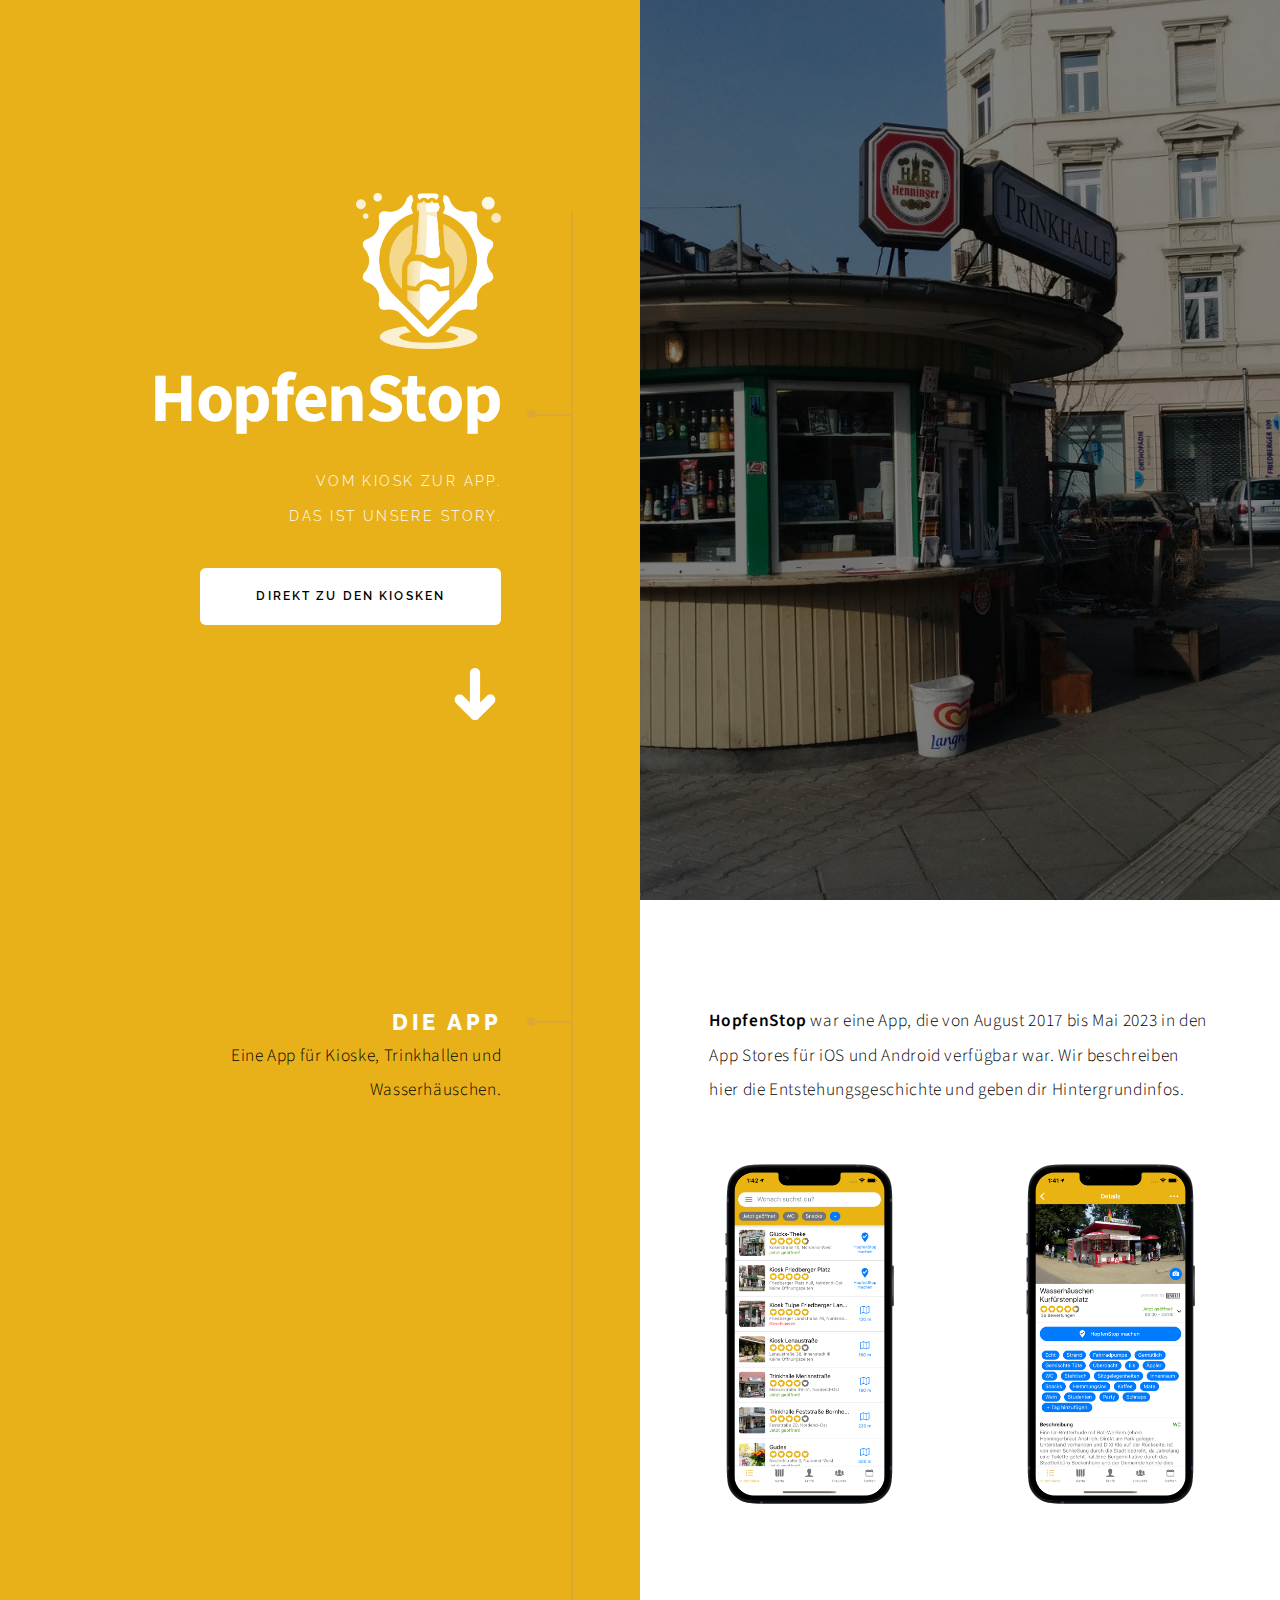
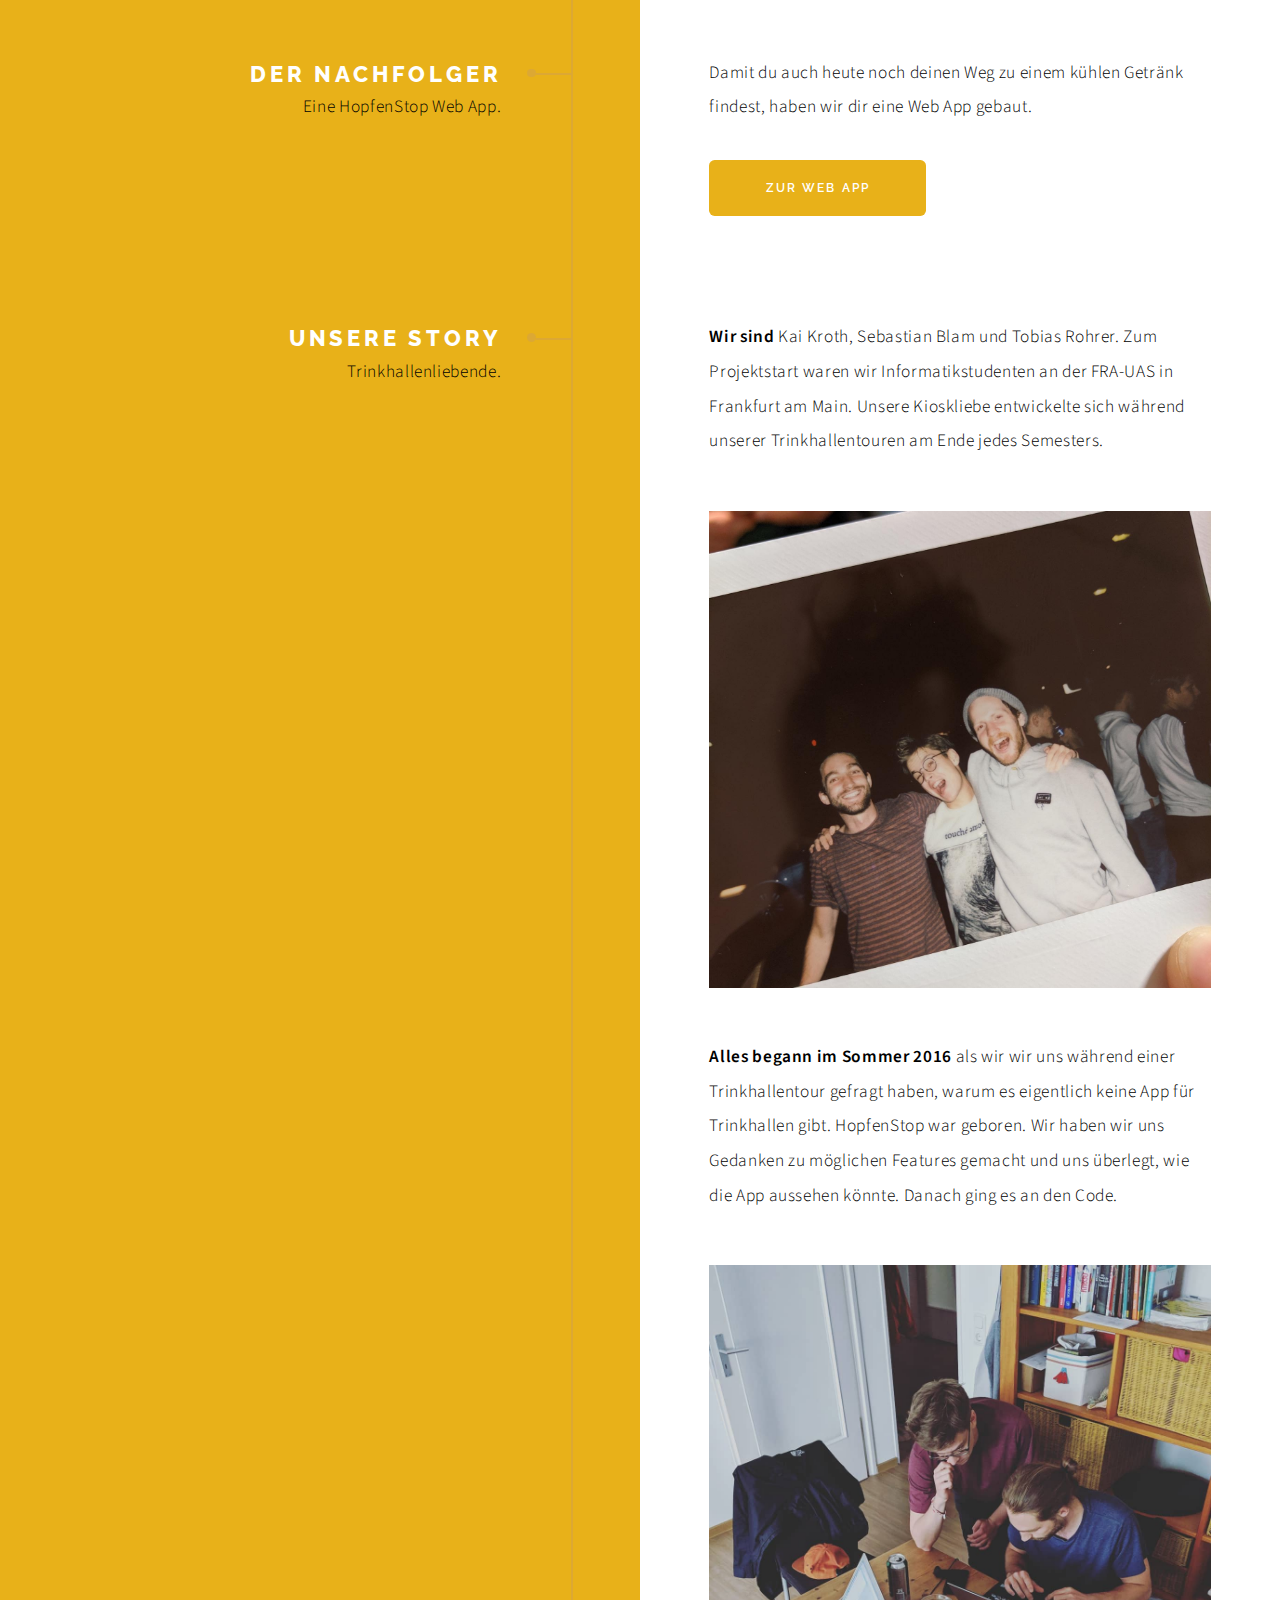
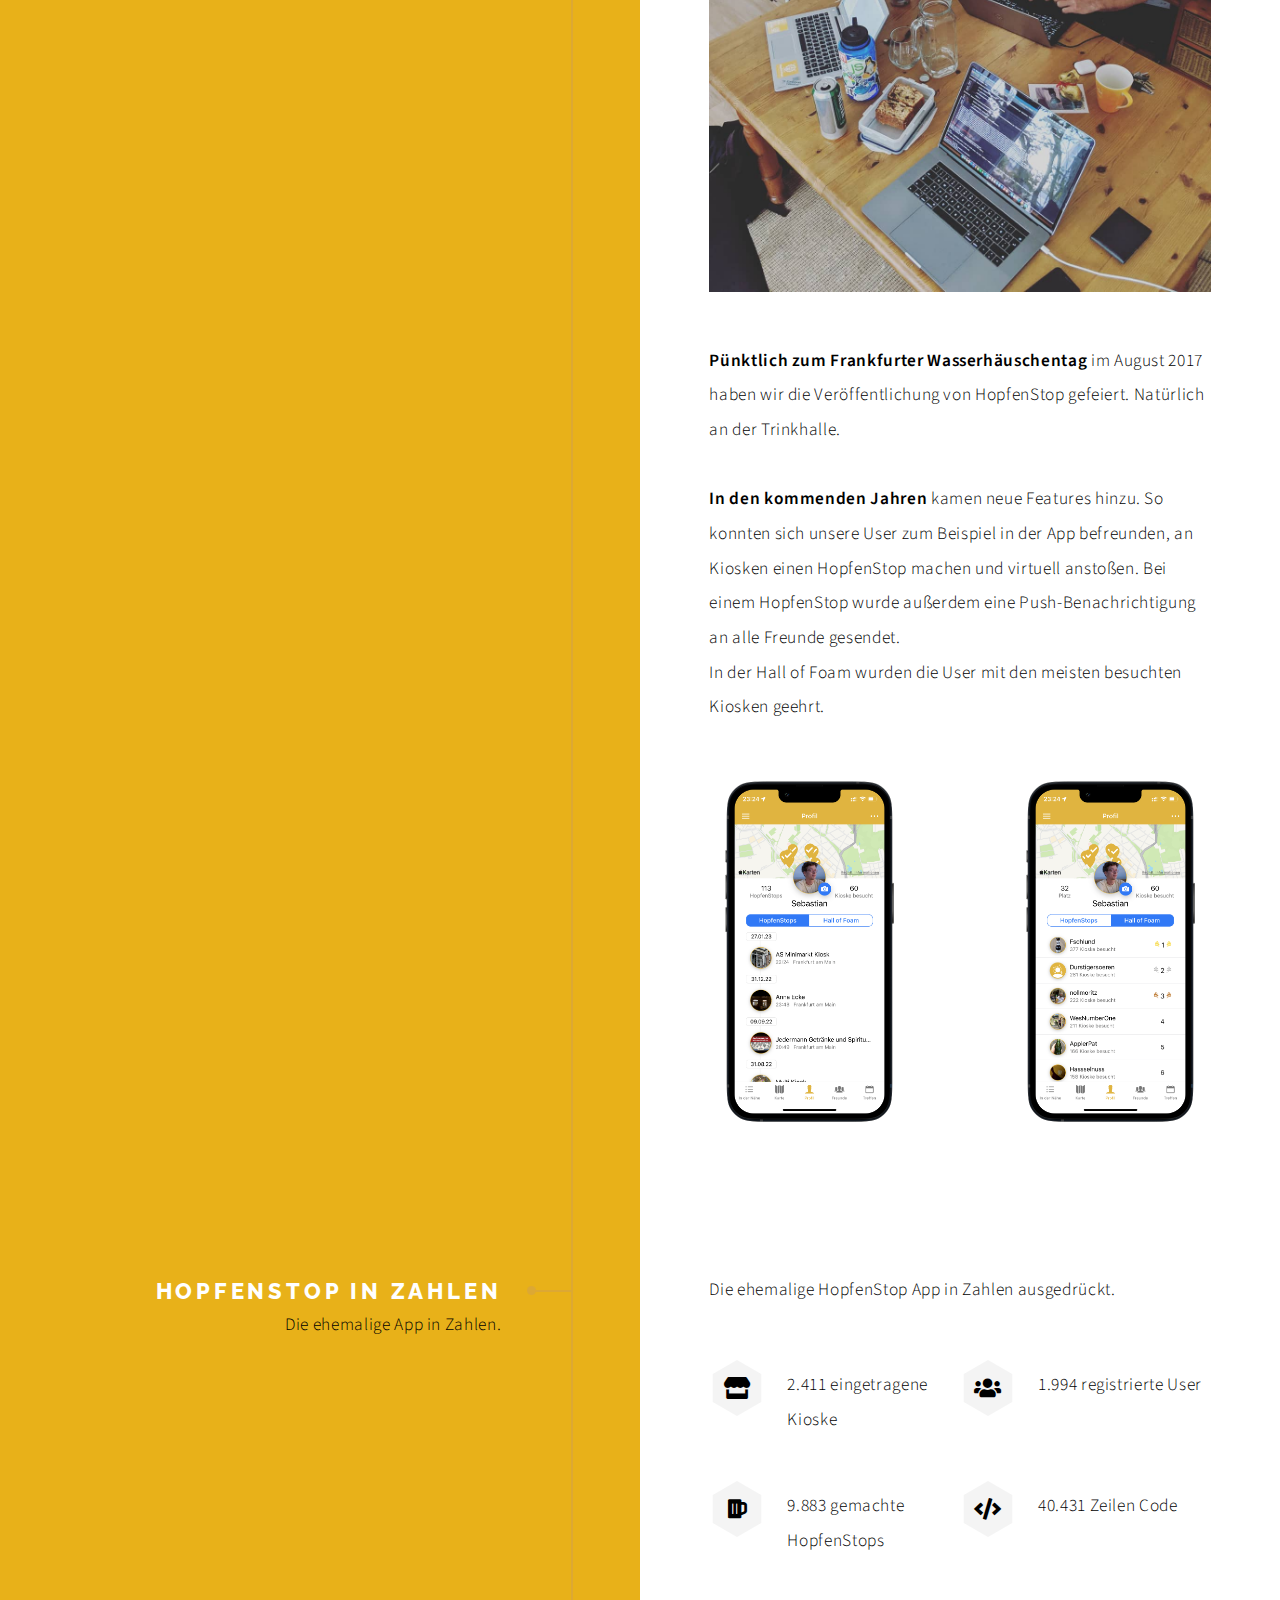
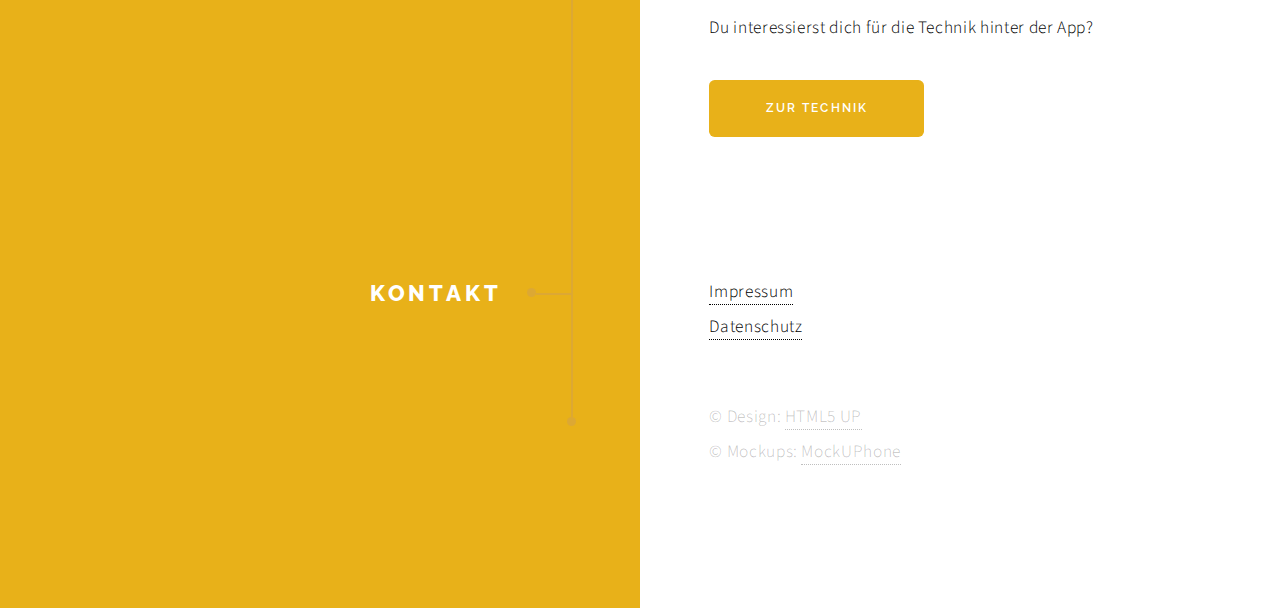
<file: index.html>
<!DOCTYPE HTML>
<!--
	Paradigm Shift by HTML5 UP
	html5up.net | @ajlkn
	Free for personal and commercial use under the CCA 3.0 license (html5up.net/license)
-->
<html>
	<head>
		<title>HopfenStop - Eine App-Story</title>
		<meta charset="utf-8" />
		<meta name="viewport" content="width=device-width, initial-scale=1, user-scalable=no" />
		<meta name="description" content="" />
		<meta name="keywords" content="" />
		<link rel="stylesheet" href="assets/css/main.css" />
	</head>
	<body class="is-preload">

		<!-- Wrapper -->
			<div id="wrapper">

				<!-- Intro -->
					<section class="intro">
						<header>
							<p><img src="images/logo.png" class="hopfenstop-logo"></p>
							<h1>HopfenStop</h1>
							<p class="text-white">Vom Kiosk zur App.</br>
							Das ist unsere Story.</br></p>
							<p><a href="https://app.hopfenstop.de" class="button secondary large">Direkt zu den Kiosken</a></p>
							<ul class="actions">
								<li><a href="#first" class="arrow scrolly"></a></li>
							</ul>
						</header>
						<div class="content">
							<span class="image fill" data-position="center"><img src="images/background.jpg" alt="" /></span>
						</div>
					</section>

					<section id="first">
						<header>
							<h2>Die App</h2>
						</header>
						<div class="content">
							<p><strong>HopfenStop</strong> war eine App, die von August 2017 bis Mai 2023 in den App Stores für iOS und Android verfügbar war. Wir beschreiben hier die Entstehungsgeschichte und geben dir Hintergrundinfos.</p>
							<span class="image left"><img src="images/de_1_list.png" alt="" /></span>
							<span class="image right"><img src="images/de_2_details.png" alt="" /></span>
						</div>
						<header>
						</br>
							<p>Eine App für Kioske, Trinkhallen und Wasserhäuschen.</p>
						</header>
					</section>

					<section>
						<header>
							<h2>Der Nachfolger</h2>
						</header>
						<div class="content">
							<p>Damit du auch heute noch deinen Weg zu einem kühlen Getränk findest, haben wir dir eine Web App gebaut.</p>
							<a href="https://app.hopfenstop.de" class="button primary large">Zur Web App</a>
						</div>
						<header>
						</br>
							<p>Eine HopfenStop Web App.</p>
						</header>
					</section>

					<section >
						<header>
							<h2>Unsere Story</h2>
						</header>
						<div class="content">
							<p><strong>Wir sind</strong> Kai Kroth, Sebastian Blam und Tobias Rohrer. Zum Projektstart waren wir Informatikstudenten an der FRA-UAS in Frankfurt am Main. Unsere Kioskliebe entwickelte sich während unserer Trinkhallentouren am Ende jedes Semesters.</p>
							<span class="image main"><img src="images/polaroid.jpg" alt="" /></span>
							<p><strong>Alles begann im Sommer 2016</strong> als wir wir uns während einer Trinkhallentour gefragt haben, warum es eigentlich keine App für Trinkhallen gibt. HopfenStop war geboren. Wir haben wir uns Gedanken zu möglichen Features gemacht und uns überlegt, wie die App aussehen könnte. Danach ging es an den Code.</p>
							<span class="image main"><img src="images/coding.jpg" alt="" /></span>
							<p><strong>Pünktlich zum Frankfurter Wasserhäuschentag</strong> im August 2017 haben wir die Veröffentlichung von HopfenStop gefeiert. Natürlich an der Trinkhalle.</p>
							<p><strong>In den kommenden Jahren</strong> kamen neue Features hinzu. So konnten sich unsere User zum Beispiel in der App befreunden, an Kiosken einen HopfenStop machen und virtuell anstoßen. Bei einem HopfenStop wurde außerdem eine Push-Benachrichtigung an alle Freunde gesendet.</br>In der Hall of Foam wurden die User mit den meisten besuchten Kiosken geehrt.</p>
							<span class="image left"><img src="images/de_3_hopfenstops.png" alt="" /></span>
							<span class="image right"><img src="images/de_4_halloffoam.png" alt="" /></span>
						</div>
						<header>
						</br>
							<p>Trinkhallenliebende.</p>
						</header>
					</section>

				<!-- Section -->
					<section>
						<header>
							<h2>HopfenStop in Zahlen</h2>
						</header>
						<div class="content">
							<p>Die ehemalige HopfenStop App in Zahlen ausgedrückt.
							<ul class="feature-icons">
								<li class="icon solid fa-store">2.411 eingetragene Kioske</li>
								<li class="icon solid fa-users">1.994 registrierte User</li>
								<li class="icon solid fa-beer">9.883 gemachte HopfenStops</li>
								<li class="icon solid fa-code">40.431 Zeilen Code</li>
							</ul>
							<p>Du interessierst dich für die Technik hinter der App?</p>
							<p><a href="technical" class="button primary large">Zur Technik</a></p>
						</div>
						<header>
						</br>
							<p>Die ehemalige App in Zahlen.</p>
						</header>
					</section>

				<!-- Elements -->
				<!--
					<section>
						<header>
							<h2>Elements</h2>
						</header>
						<div class="content">

							<section>
								<header>
									<h3>Text</h3>
								</header>
								<div class="content">
									<p>This is <b>bold</b> and this is <strong>strong</strong>. This is <i>italic</i> and this is <em>emphasized</em>.
									This is <sup>superscript</sup> text and this is <sub>subscript</sub> text.
									This is <u>underlined</u> and this is code: <code>for (;;) { ... }</code>. Finally, <a href="#">this is a link</a>.</p>
									<hr />
									<h2>Heading Level 2</h2>
									<h3>Heading Level 3</h3>
									<h4>Heading Level 4</h4>
									<h5>Heading Level 5</h5>
									<hr />
									<h5>Blockquote</h5>
									<blockquote>Fringilla nisl. Donec accumsan interdum nisi, quis tincidunt felis sagittis eget tempus euismod. Vestibulum ante ipsum primis in faucibus vestibulum. Blandit adipiscing eu felis iaculis volutpat ac adipiscing accumsan faucibus. Vestibulum ante ipsum primis in faucibus lorem ipsum dolor sit amet nullam adipiscing eu felis.</blockquote>
									<h5>Preformatted</h5>
									<pre><code>i = 0;

while (!deck.isInOrder()) {
  print 'Iteration ' + i;
  deck.shuffle();
  i++;
}

print 'Sorted in ' + i + ' iterations.';</code></pre>
								</div>
							</section>

							<section>
								<header>
									<h3>Lists</h3>
								</header>
								<div class="content">

									<h4>Unordered</h4>
									<ul>
										<li>Dolor pulvinar etiam.</li>
										<li>Sagittis adipiscing.</li>
										<li>Felis enim feugiat.</li>
									</ul>

									<h4>Alternate</h4>
									<ul class="alt">
										<li>Dolor pulvinar etiam.</li>
										<li>Sagittis adipiscing.</li>
										<li>Felis enim feugiat.</li>
									</ul>

									<h4>Ordered</h4>
									<ol>
										<li>Dolor pulvinar etiam.</li>
										<li>Etiam vel felis viverra.</li>
										<li>Felis enim feugiat.</li>
										<li>Dolor pulvinar etiam.</li>
										<li>Etiam vel felis lorem.</li>
										<li>Felis enim et feugiat.</li>
									</ol>
									<h4>Icons</h4>
									<ul class="icons">
										<li><a href="#" class="icon brands fa-twitter"><span class="label">Twitter</span></a></li>
										<li><a href="#" class="icon brands fa-facebook-f"><span class="label">Facebook</span></a></li>
										<li><a href="#" class="icon brands fa-instagram"><span class="label">Instagram</span></a></li>
										<li><a href="#" class="icon brands fa-github"><span class="label">Github</span></a></li>
									</ul>

									<h4>Actions</h4>
									<ul class="actions">
										<li><a href="#" class="button primary">Default</a></li>
										<li><a href="#" class="button">Default</a></li>
									</ul>
									<ul class="actions stacked">
										<li><a href="#" class="button primary">Default</a></li>
										<li><a href="#" class="button">Default</a></li>
									</ul>
								</div>
							</section>

							<section>
								<header>
									<h3>Table</h3>
								</header>
								<div class="content">
									<h4>Default</h4>
									<div class="table-wrapper">
										<table>
											<thead>
												<tr>
													<th>Name</th>
													<th>Description</th>
													<th>Price</th>
												</tr>
											</thead>
											<tbody>
												<tr>
													<td>Item One</td>
													<td>Ante turpis integer aliquet porttitor.</td>
													<td>29.99</td>
												</tr>
												<tr>
													<td>Item Two</td>
													<td>Vis ac commodo adipiscing arcu aliquet.</td>
													<td>19.99</td>
												</tr>
												<tr>
													<td>Item Three</td>
													<td> Morbi faucibus arcu accumsan lorem.</td>
													<td>29.99</td>
												</tr>
												<tr>
													<td>Item Four</td>
													<td>Vitae integer tempus condimentum.</td>
													<td>19.99</td>
												</tr>
												<tr>
													<td>Item Five</td>
													<td>Ante turpis integer aliquet porttitor.</td>
													<td>29.99</td>
												</tr>
											</tbody>
											<tfoot>
												<tr>
													<td colspan="2"></td>
													<td>100.00</td>
												</tr>
											</tfoot>
										</table>
									</div>

									<h4>Alternate</h4>
									<div class="table-wrapper">
										<table class="alt">
											<thead>
												<tr>
													<th>Name</th>
													<th>Description</th>
													<th>Price</th>
												</tr>
											</thead>
											<tbody>
												<tr>
													<td>Item One</td>
													<td>Ante turpis integer aliquet porttitor.</td>
													<td>29.99</td>
												</tr>
												<tr>
													<td>Item Two</td>
													<td>Vis ac commodo adipiscing arcu aliquet.</td>
													<td>19.99</td>
												</tr>
												<tr>
													<td>Item Three</td>
													<td> Morbi faucibus arcu accumsan lorem.</td>
													<td>29.99</td>
												</tr>
												<tr>
													<td>Item Four</td>
													<td>Vitae integer tempus condimentum.</td>
													<td>19.99</td>
												</tr>
												<tr>
													<td>Item Five</td>
													<td>Ante turpis integer aliquet porttitor.</td>
													<td>29.99</td>
												</tr>
											</tbody>
											<tfoot>
												<tr>
													<td colspan="2"></td>
													<td>100.00</td>
												</tr>
											</tfoot>
										</table>
									</div>
								</div>
							</section>

							<section>
								<header>
									<h3>Buttons</h3>
								</header>
								<div class="content">
									<ul class="actions">
										<li><a href="#" class="button primary">Primary</a></li>
										<li><a href="#" class="button">Default</a></li>
									</ul>
									<ul class="actions">
										<li><a href="#" class="button large">Large</a></li>
										<li><a href="#" class="button">Default</a></li>
										<li><a href="#" class="button small">Small</a></li>
									</ul>
									<ul class="actions">
										<li><a href="#" class="button primary icon solid fa-download">Icon</a></li>
										<li><a href="#" class="button icon solid fa-download">Icon</a></li>
									</ul>
									<ul class="actions">
										<li><span class="button primary disabled">Disabled</span></li>
										<li><span class="button disabled">Disabled</span></li>
									</ul>
								</div>
							</section>

							<section>
								<header>
									<h3>Form</h3>
								</header>
								<div class="content">
									<form method="post" action="#">
										<div class="fields">
											<div class="field half">
												<label for="demo-name">Name</label>
												<input type="text" name="demo-name" id="demo-name" value="" placeholder="Jane Doe" />
											</div>
											<div class="field half">
												<label for="demo-email">Email</label>
												<input type="email" name="demo-email" id="demo-email" value="" placeholder="jane@untitled.tld" />
											</div>
											<div class="field">
												<label for="demo-category">Category</label>
												<select name="demo-category" id="demo-category">
													<option value="">-</option>
													<option value="1">Manufacturing</option>
													<option value="1">Shipping</option>
													<option value="1">Administration</option>
													<option value="1">Human Resources</option>
												</select>
											</div>
											<div class="field half">
												<input type="radio" id="demo-priority-low" name="demo-priority" checked>
												<label for="demo-priority-low">Low</label>
											</div>
											<div class="field half">
												<input type="radio" id="demo-priority-high" name="demo-priority">
												<label for="demo-priority-high">High</label>
											</div>
											<div class="field half">
												<input type="checkbox" id="demo-copy" name="demo-copy">
												<label for="demo-copy">Email me a copy</label>
											</div>
											<div class="field half">
												<input type="checkbox" id="demo-human" name="demo-human" checked>
												<label for="demo-human">Not a robot</label>
											</div>
											<div class="field">
												<label for="demo-message">Message</label>
												<textarea name="demo-message" id="demo-message" placeholder="Enter your message" rows="6"></textarea>
											</div>
										</div>
										<ul class="actions">
											<li><input type="submit" value="Send Message" class="primary" /></li>
											<li><input type="reset" value="Reset" /></li>
										</ul>
									</form>
								</div>
							</section>

						</div>
					</section>
				-->

					<section>
						<header>
							<h2>Kontakt</h2>
						</header>
						<div class="content">
							<div><a href="imprint">Impressum</a></br>
								<a href="privacy">Datenschutz</a></div>
						</div>
					</section>

				<!-- Footer -->
				<div class="copyright">
					&copy; Design: <a href="https://html5up.net">HTML5 UP</a></br>
					&copy; Mockups: <a href="https://mockuphone.com">MockUPhone</a>
				</div>


			</div>

		<!-- Scripts -->
			<script src="assets/js/jquery.min.js"></script>
			<script src="assets/js/jquery.scrolly.min.js"></script>
			<script src="assets/js/browser.min.js"></script>
			<script src="assets/js/breakpoints.min.js"></script>
			<script src="assets/js/util.js"></script>
			<script src="assets/js/main.js"></script>

	</body>
</html>
</file>
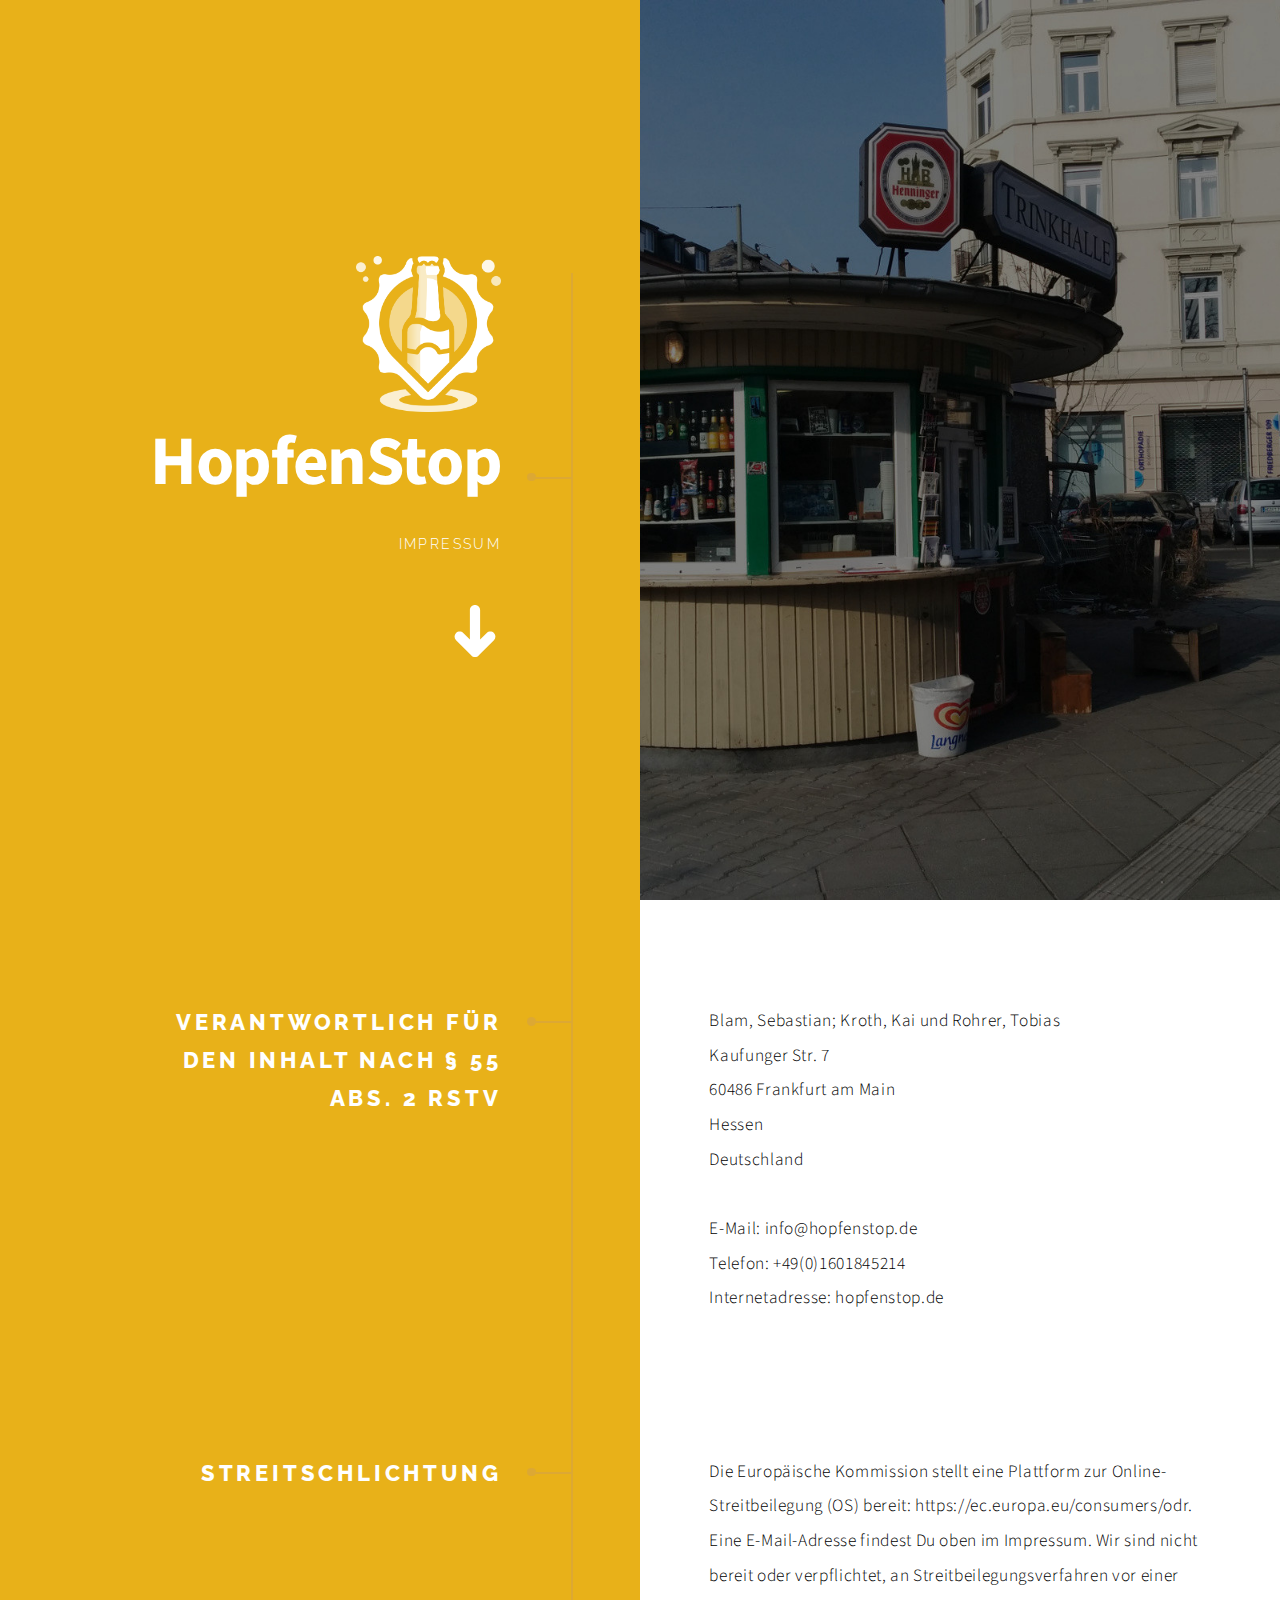
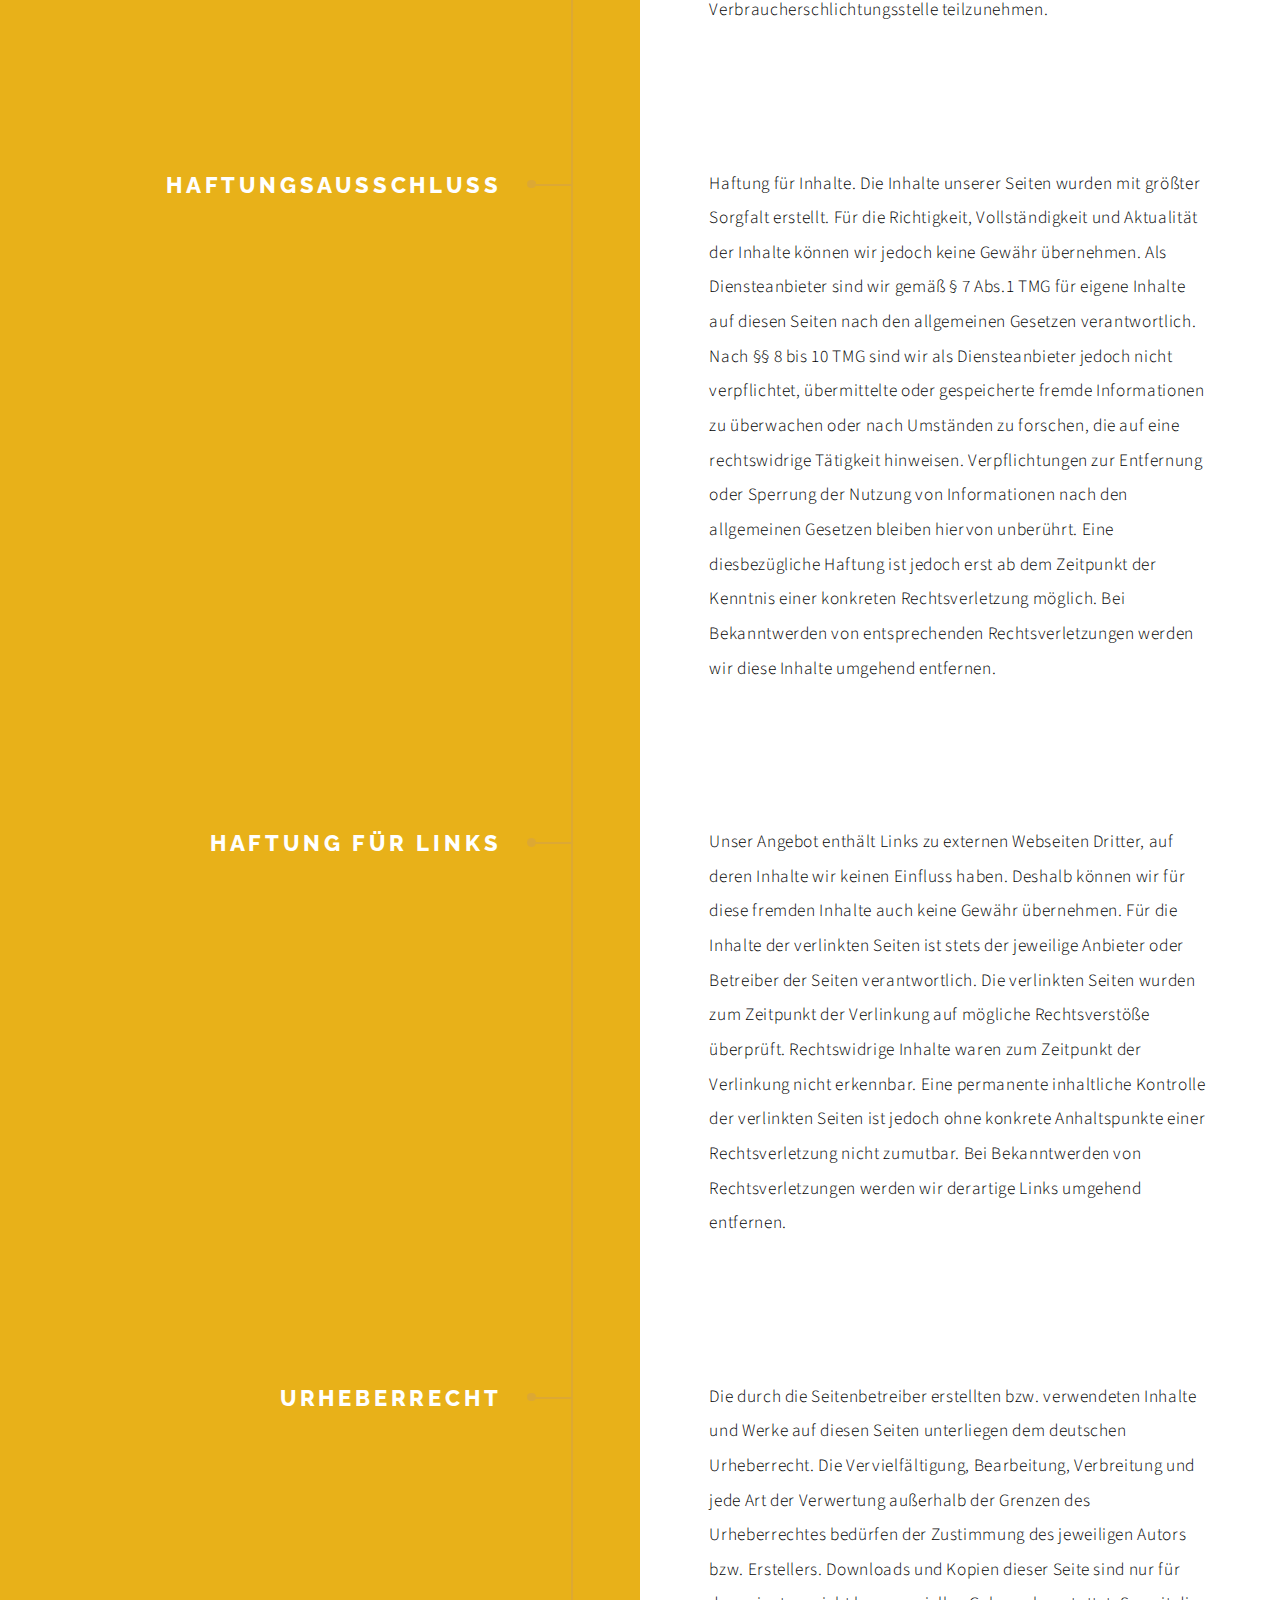
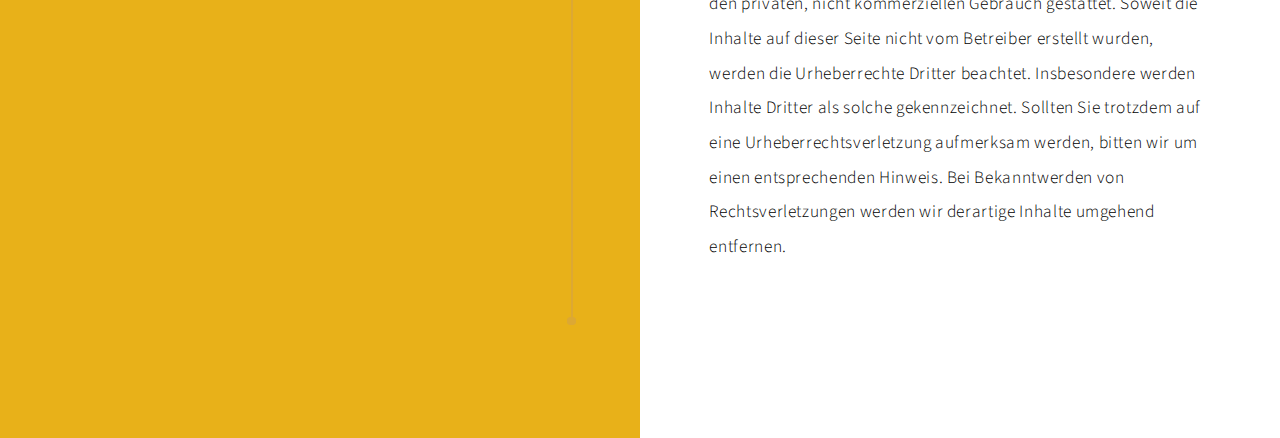
<file: imprint/index.html>
<!DOCTYPE HTML>
<!--
	Paradigm Shift by HTML5 UP
	html5up.net | @ajlkn
	Free for personal and commercial use under the CCA 3.0 license (html5up.net/license)
-->
<html>
	<head>
		<title>HopfenStop - Eine App-Story</title>
		<meta charset="utf-8" />
		<meta name="viewport" content="width=device-width, initial-scale=1, user-scalable=no" />
		<meta name="description" content="" />
		<meta name="keywords" content="" />
		<link rel="stylesheet" href="../assets/css/main.css" />
	</head>
	<body class="is-preload">

		<!-- Wrapper -->
			<div id="wrapper">

				<!-- Intro -->
					<section class="intro">
						<header>
							<p><img src="../images/logo.png" class="hopfenstop-logo"></p>
							<h1>HopfenStop</h1>
							<p class="text-white">Impressum</p>
							<ul class="actions">
								<li><a href="#first" class="arrow scrolly"><span class="label">Next</span></a></li>
							</ul>
						</header>
						<div class="content">
							<span class="image fill" data-position="center"><img src="../images/background.jpg" alt="" /></span>
						</div>

					</section>
							
					<section id="first">
						<header>
							<h2>Verantwortlich für den Inhalt nach § 55 Abs. 2 RStV</h2>
						</header>
						<div class="content">
							<p>
            				Blam, Sebastian; Kroth, Kai und Rohrer, Tobias<br />
                            Kaufunger Str. 7<br />
                            60486 Frankfurt am Main<br />
          					Hessen<br />
          					Deutschland<br />
            				<br />
                            E-Mail: info@hopfenstop.de<br />
            				Telefon: +49(0)1601845214<br />
                            Internetadresse: hopfenstop.de<br />
						</div>
					</section>

						<section>
						<header>
							<h2>Streitschlichtung</h2>
						</header>
						<div class="content">
							<p>Die Europäische Kommission stellt eine Plattform zur Online-Streitbeilegung (OS) bereit:
                            https://ec.europa.eu/consumers/odr. Eine E-Mail-Adresse findest Du oben im Impressum. Wir sind
                            nicht bereit oder verpflichtet, an Streitbeilegungsverfahren vor einer
                            Verbraucherschlichtungsstelle teilzunehmen.</p>
						</div>
						<header>
						</br>
						</header>
					</section>

					<section>
						<header>
							<h2>Haftungsausschluss</h2>
						</header>
						<div class="content">
							<p>Haftung für Inhalte. Die Inhalte unserer Seiten wurden mit größter Sorgfalt erstellt. Für die Richtigkeit, Vollständigkeit und Aktualität der Inhalte können wir jedoch keine Gewähr übernehmen. Als Diensteanbieter sind wir gemäß § 7 Abs.1 TMG für eigene Inhalte auf diesen Seiten nach den allgemeinen Gesetzen verantwortlich. Nach §§ 8 bis 10 TMG sind wir als Diensteanbieter jedoch nicht verpflichtet, übermittelte oder gespeicherte fremde Informationen zu überwachen oder nach Umständen zu forschen, die auf eine rechtswidrige Tätigkeit hinweisen. Verpflichtungen zur Entfernung oder Sperrung der Nutzung von Informationen nach den allgemeinen Gesetzen bleiben hiervon unberührt. Eine diesbezügliche Haftung ist jedoch erst ab dem Zeitpunkt der Kenntnis einer konkreten Rechtsverletzung möglich. Bei Bekanntwerden von entsprechenden Rechtsverletzungen werden wir diese Inhalte umgehend entfernen.</p>
						</div>
						<header>
						</br>
						</header>
					</section>

					<section>
						<header>
							<h2>Haftung für Links</h2>
						</header>
						<div class="content">
							<p>Unser Angebot enthält Links zu externen Webseiten Dritter, auf deren Inhalte wir keinen Einfluss haben. Deshalb können wir für diese fremden Inhalte auch keine Gewähr übernehmen. Für die Inhalte der verlinkten Seiten ist stets der jeweilige Anbieter oder Betreiber der Seiten verantwortlich. Die verlinkten Seiten wurden zum Zeitpunkt der Verlinkung auf mögliche Rechtsverstöße überprüft. Rechtswidrige Inhalte waren zum Zeitpunkt der Verlinkung nicht erkennbar. Eine permanente inhaltliche Kontrolle der verlinkten Seiten ist jedoch ohne konkrete Anhaltspunkte einer Rechtsverletzung nicht zumutbar. Bei Bekanntwerden von Rechtsverletzungen werden wir derartige Links umgehend entfernen.</p>
						</div>
						<header>
						</br>
						</header>
					</section>

					<section>
						<header>
							<h2>Urheberrecht</h2>
						</header>
						<div class="content">
							<p>Die durch die Seitenbetreiber erstellten bzw. verwendeten Inhalte und Werke auf diesen Seiten unterliegen dem deutschen Urheberrecht. Die Vervielfältigung, Bearbeitung, Verbreitung und jede Art der Verwertung außerhalb der Grenzen des Urheberrechtes bedürfen der Zustimmung des jeweiligen Autors bzw. Erstellers. Downloads und Kopien dieser Seite sind nur für den privaten, nicht kommerziellen Gebrauch gestattet. Soweit die Inhalte auf dieser Seite nicht vom Betreiber erstellt wurden, werden die Urheberrechte Dritter beachtet. Insbesondere werden Inhalte Dritter als solche gekennzeichnet. Sollten Sie trotzdem auf eine Urheberrechtsverletzung aufmerksam werden, bitten wir um einen entsprechenden Hinweis. Bei Bekanntwerden von Rechtsverletzungen werden wir derartige Inhalte umgehend entfernen.</p>
						</div>
						<header>
						</br>
						</header>
					</section>
			</div>

		<!-- Scripts -->
			<script src="../assets/js/jquery.min.js"></script>
			<script src="../assets/js/jquery.scrolly.min.js"></script>
			<script src="../assets/js/browser.min.js"></script>
			<script src="../assets/js/breakpoints.min.js"></script>
			<script src="../assets/js/util.js"></script>
			<script src="../assets/js/main.js"></script>

	</body>
</html>
</file>
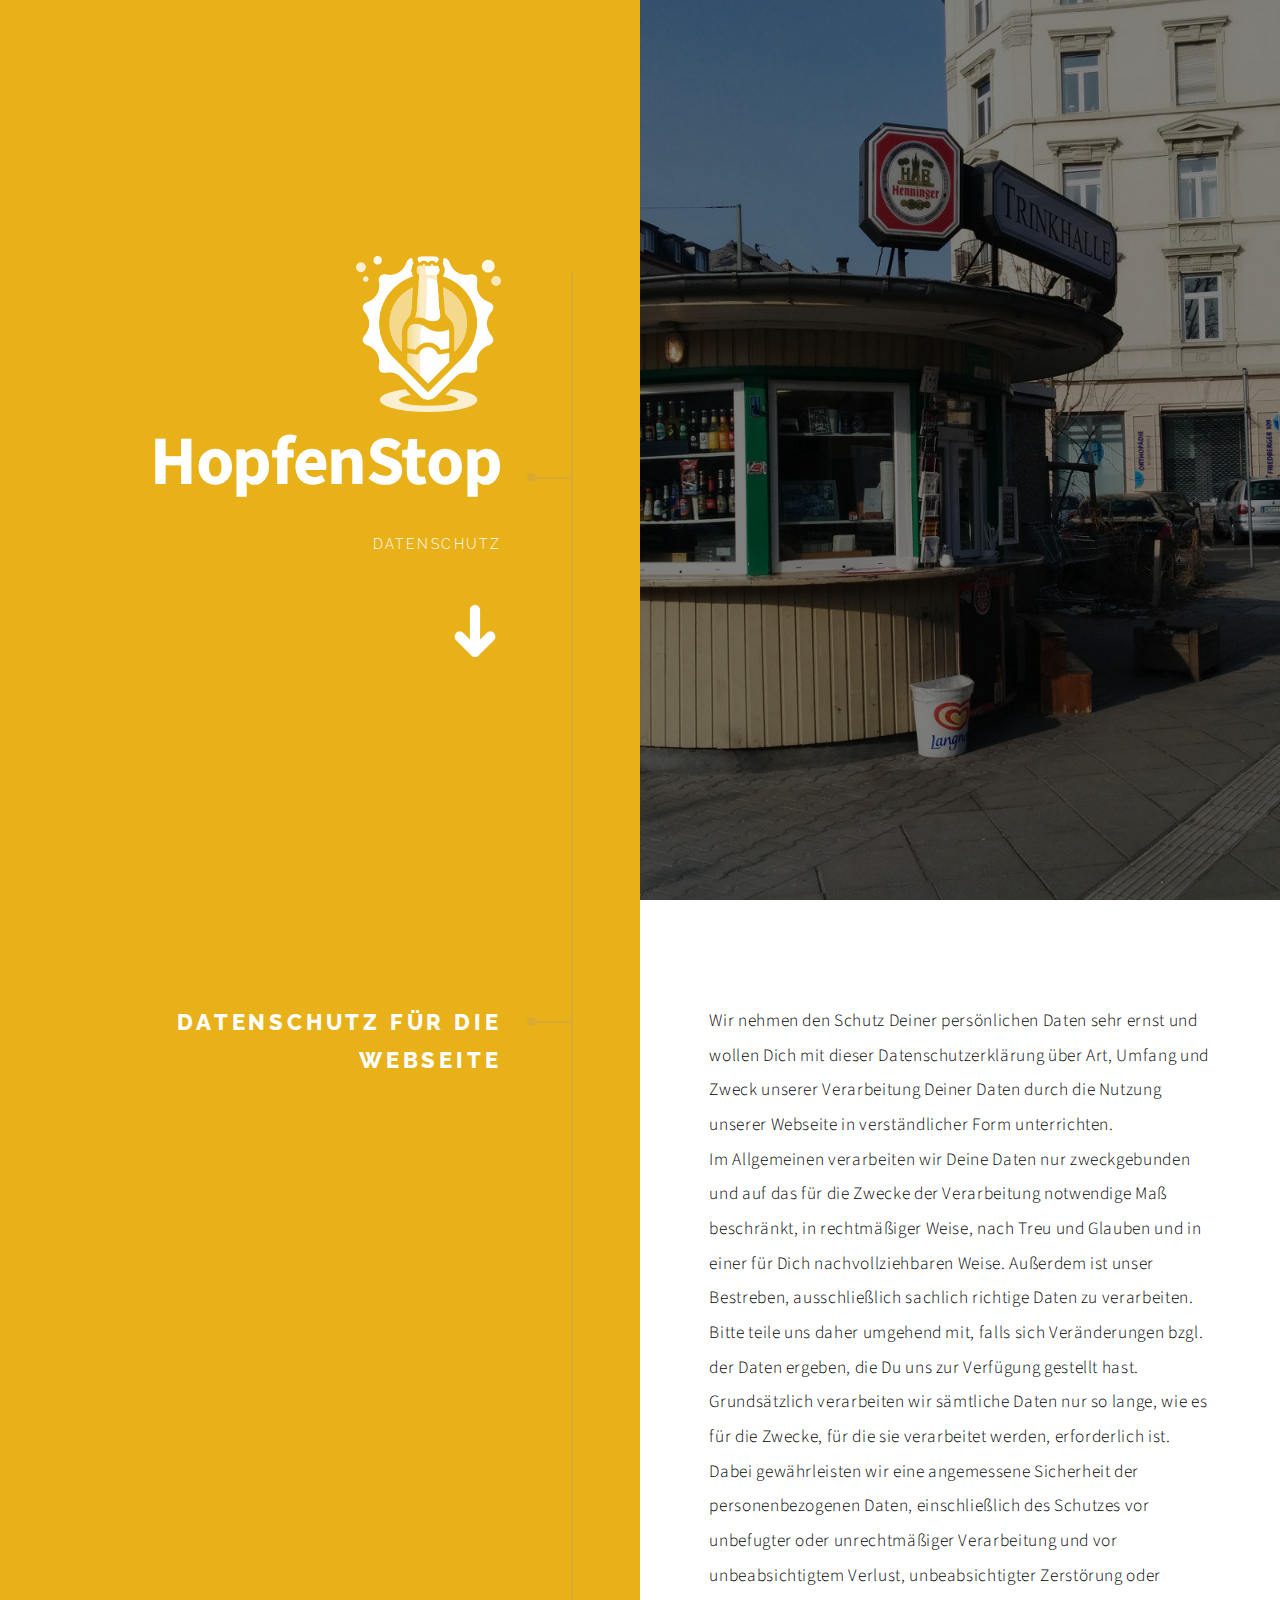
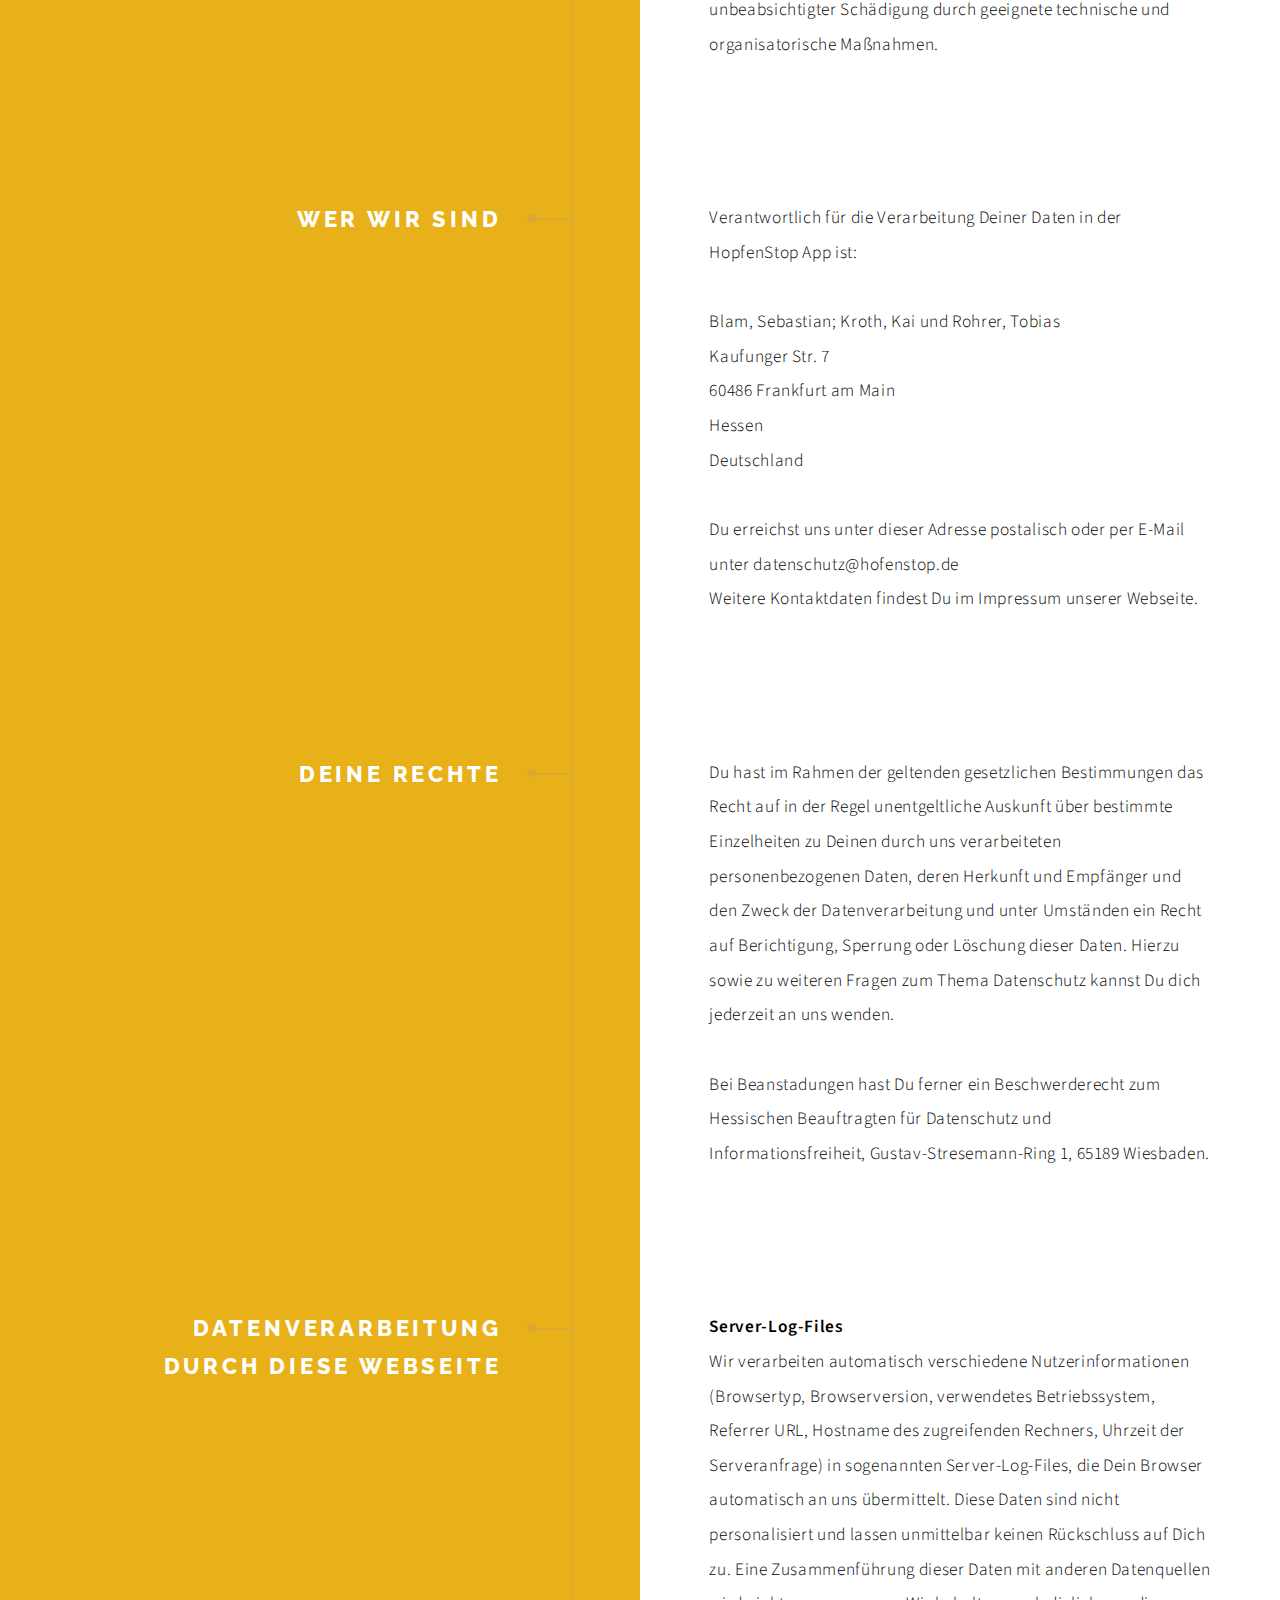
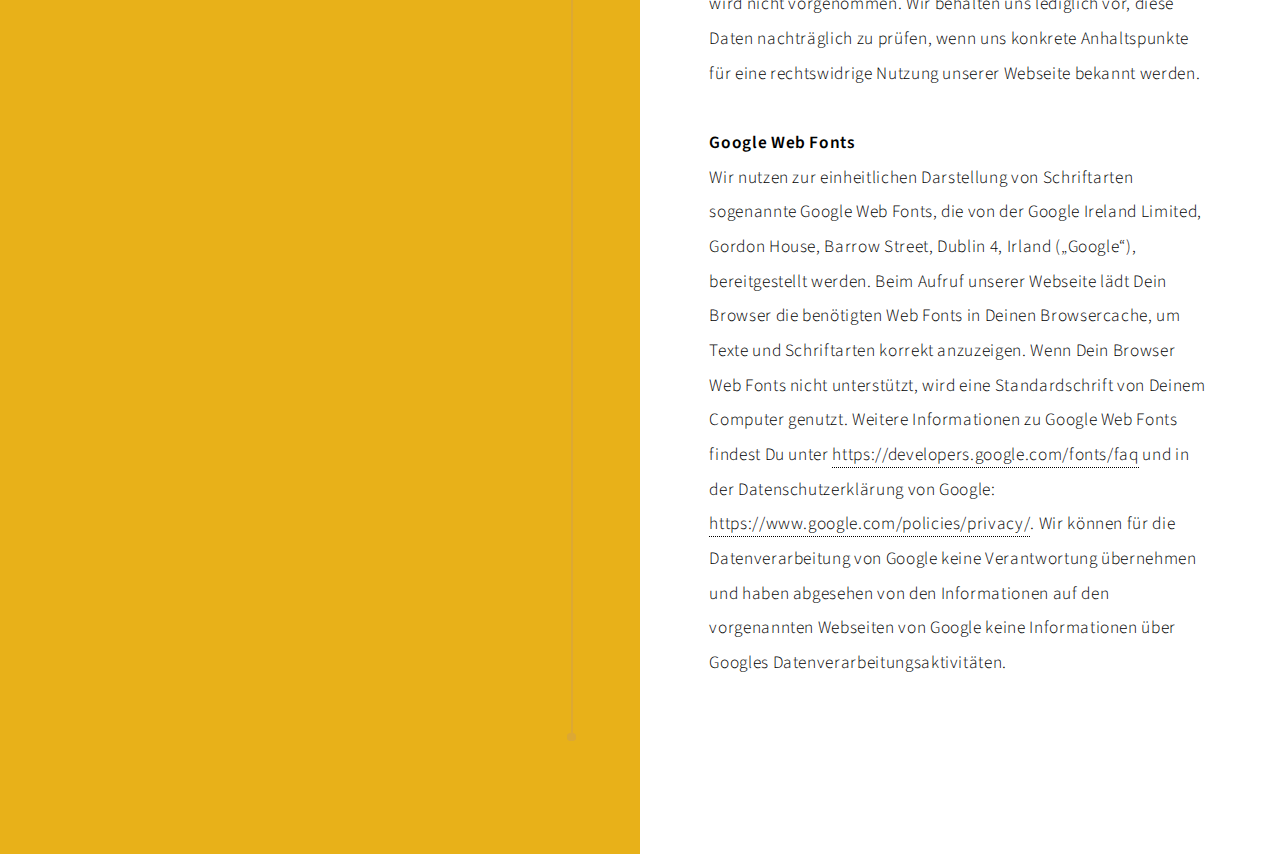
<file: privacy/index.html>
<!DOCTYPE HTML>
<!--
	Paradigm Shift by HTML5 UP
	html5up.net | @ajlkn
	Free for personal and commercial use under the CCA 3.0 license (html5up.net/license)
-->
<html>
	<head>
		<title>HopfenStop - Eine App-Story</title>
		<meta charset="utf-8" />
		<meta name="viewport" content="width=device-width, initial-scale=1, user-scalable=no" />
		<meta name="description" content="" />
		<meta name="keywords" content="" />
		<link rel="stylesheet" href="../assets/css/main.css" />
	</head>
	<body class="is-preload">

		<!-- Wrapper -->
			<div id="wrapper">

				<!-- Intro -->
					<section class="intro">
						<header>
							<p><img src="../images/logo.png" class="hopfenstop-logo"></p>
							<h1>HopfenStop</h1>
							<p class="text-white">Datenschutz</p>
							<ul class="actions">
								<li><a href="#first" class="arrow scrolly"><span class="label">Next</span></a></li>
							</ul>
						</header>
						<div class="content">
							<span class="image fill" data-position="center"><img src="../images/background.jpg" alt="" /></span>
						</div>

					</section>
							
					<section id="first">
						<header>
							<h2>Datenschutz für die Webseite</h2>
						</header>
						<div class="content">
							<p>
								Wir nehmen den Schutz Deiner persönlichen Daten sehr ernst und wollen Dich mit dieser
			                    Datenschutzerklärung über Art, Umfang und Zweck unserer Verarbeitung Deiner Daten durch die
			                    Nutzung unserer Webseite in verständlicher Form unterrichten.<br />
			                    Im Allgemeinen verarbeiten wir Deine Daten nur zweckgebunden und auf das für die Zwecke der
			                    Verarbeitung notwendige Maß beschränkt, in rechtmäßiger Weise, nach Treu und Glauben und in
			                    einer für Dich nachvollziehbaren Weise. Außerdem ist unser Bestreben, ausschließlich sachlich
			                    richtige Daten zu verarbeiten. Bitte teile uns daher umgehend mit, falls sich Veränderungen
			                    bzgl. der Daten ergeben, die Du uns zur Verfügung gestellt hast.<br />
			                    Grundsätzlich verarbeiten wir sämtliche Daten nur so lange, wie es für die Zwecke, für die sie
			                    verarbeitet werden, erforderlich ist. Dabei gewährleisten wir eine angemessene Sicherheit der
			                    personenbezogenen Daten, einschließlich des Schutzes vor unbefugter oder unrechtmäßiger
			                    Verarbeitung und vor unbeabsichtigtem Verlust, unbeabsichtigter Zerstörung oder
			                    unbeabsichtigter Schädigung durch geeignete technische und organisatorische Maßnahmen.
							</p>
						</div>
						<header>
						</br>
						</header>
					</section>

						<section>
						<header>
							<h2>Wer wir sind</h2>
						</header>
						<div class="content">
							<p>
			                    Verantwortlich für die Verarbeitung Deiner Daten in der HopfenStop App ist:<br />
			                    <br />
			                    Blam, Sebastian; Kroth, Kai und Rohrer, Tobias<br />
			                    Kaufunger Str. 7<br />
			                    60486 Frankfurt am Main<br />
			                    Hessen<br />
			                    Deutschland<br /><br />

			                    Du erreichst uns unter dieser Adresse postalisch oder per E-Mail unter datenschutz@hofenstop.de<br />
			                    Weitere Kontaktdaten findest Du im Impressum unserer Webseite.
							</p>
						</div>
						<header>
						</br>
						</header>
					</section>

					<section>
						<header>
							<h2>Deine Rechte</h2>
						</header>
						<div class="content">
							<p>
			                    Du hast im Rahmen der geltenden gesetzlichen Bestimmungen das Recht auf in der Regel
			                    unentgeltliche Auskunft über bestimmte Einzelheiten zu Deinen durch uns verarbeiteten
			                    personenbezogenen Daten, deren Herkunft und Empfänger und den Zweck der
			                    Datenverarbeitung und unter Umständen ein Recht auf Berichtigung, Sperrung oder Löschung
			                    dieser Daten. Hierzu sowie zu weiteren Fragen zum Thema Datenschutz kannst Du dich jederzeit
			                    an uns wenden.<br />
			                    <br />
			                    Bei Beanstadungen hast Du ferner ein Beschwerderecht zum Hessischen Beauftragten für
			                    Datenschutz und Informationsfreiheit, Gustav-Stresemann-Ring 1, 65189 Wiesbaden.
							</p>
						</div>
						<header>
						</br>
						</header>
					</section>

					<section>
						<header>
							<h2>Datenverarbeitung durch diese Webseite</h2>
						</header>
						<div class="content">
							<p>
			                    <b>Server-Log-Files</b><br />
			                    Wir verarbeiten automatisch verschiedene Nutzerinformationen (Browsertyp, Browserversion,
			                    verwendetes Betriebssystem, Referrer URL, Hostname des zugreifenden Rechners, Uhrzeit der
			                    Serveranfrage) in sogenannten Server-Log-Files, die Dein Browser automatisch an uns
			                    übermittelt. Diese Daten sind nicht personalisiert und lassen unmittelbar keinen Rückschluss auf
			                    Dich zu. Eine Zusammenführung dieser Daten mit anderen Datenquellen wird nicht
			                    vorgenommen. Wir behalten uns lediglich vor, diese Daten nachträglich zu prüfen, wenn uns
			                    konkrete Anhaltspunkte für eine rechtswidrige Nutzung unserer Webseite bekannt werden.<br />
							</p>
							<p>
								<b>Google Web Fonts</b><br />
			                    Wir nutzen zur einheitlichen Darstellung von Schriftarten sogenannte Google Web Fonts, die von
			                    der Google Ireland Limited, Gordon House, Barrow Street, Dublin 4, Irland („Google“),
			                    bereitgestellt werden. Beim Aufruf unserer Webseite lädt Dein Browser die benötigten Web Fonts
			                    in Deinen Browsercache, um Texte und Schriftarten korrekt anzuzeigen. Wenn Dein Browser
			                    Web Fonts nicht unterstützt, wird eine Standardschrift von Deinem Computer genutzt. Weitere
			                    Informationen zu Google Web Fonts findest Du unter <a href="https://developers.google.com/fonts/faq">https://developers.google.com/fonts/faq</a> und
			                    in der Datenschutzerklärung von Google: <a href="https://www.google.com/policies/privacy/">https://www.google.com/policies/privacy/</a>.
			                    Wir können für die Datenverarbeitung von Google keine Verantwortung übernehmen und haben abgesehen
			                    von den Informationen auf den vorgenannten Webseiten von Google keine Informationen über
			                    Googles Datenverarbeitungsaktivitäten.<br />
							</p>
							<p>
						</div>
						<header>
						</br>
						</header>
					</section>
			</div>

		<!-- Scripts -->
			<script src="../assets/js/jquery.min.js"></script>
			<script src="../assets/js/jquery.scrolly.min.js"></script>
			<script src="../assets/js/browser.min.js"></script>
			<script src="../assets/js/breakpoints.min.js"></script>
			<script src="../assets/js/util.js"></script>
			<script src="../assets/js/main.js"></script>

	</body>
</html>
</file>
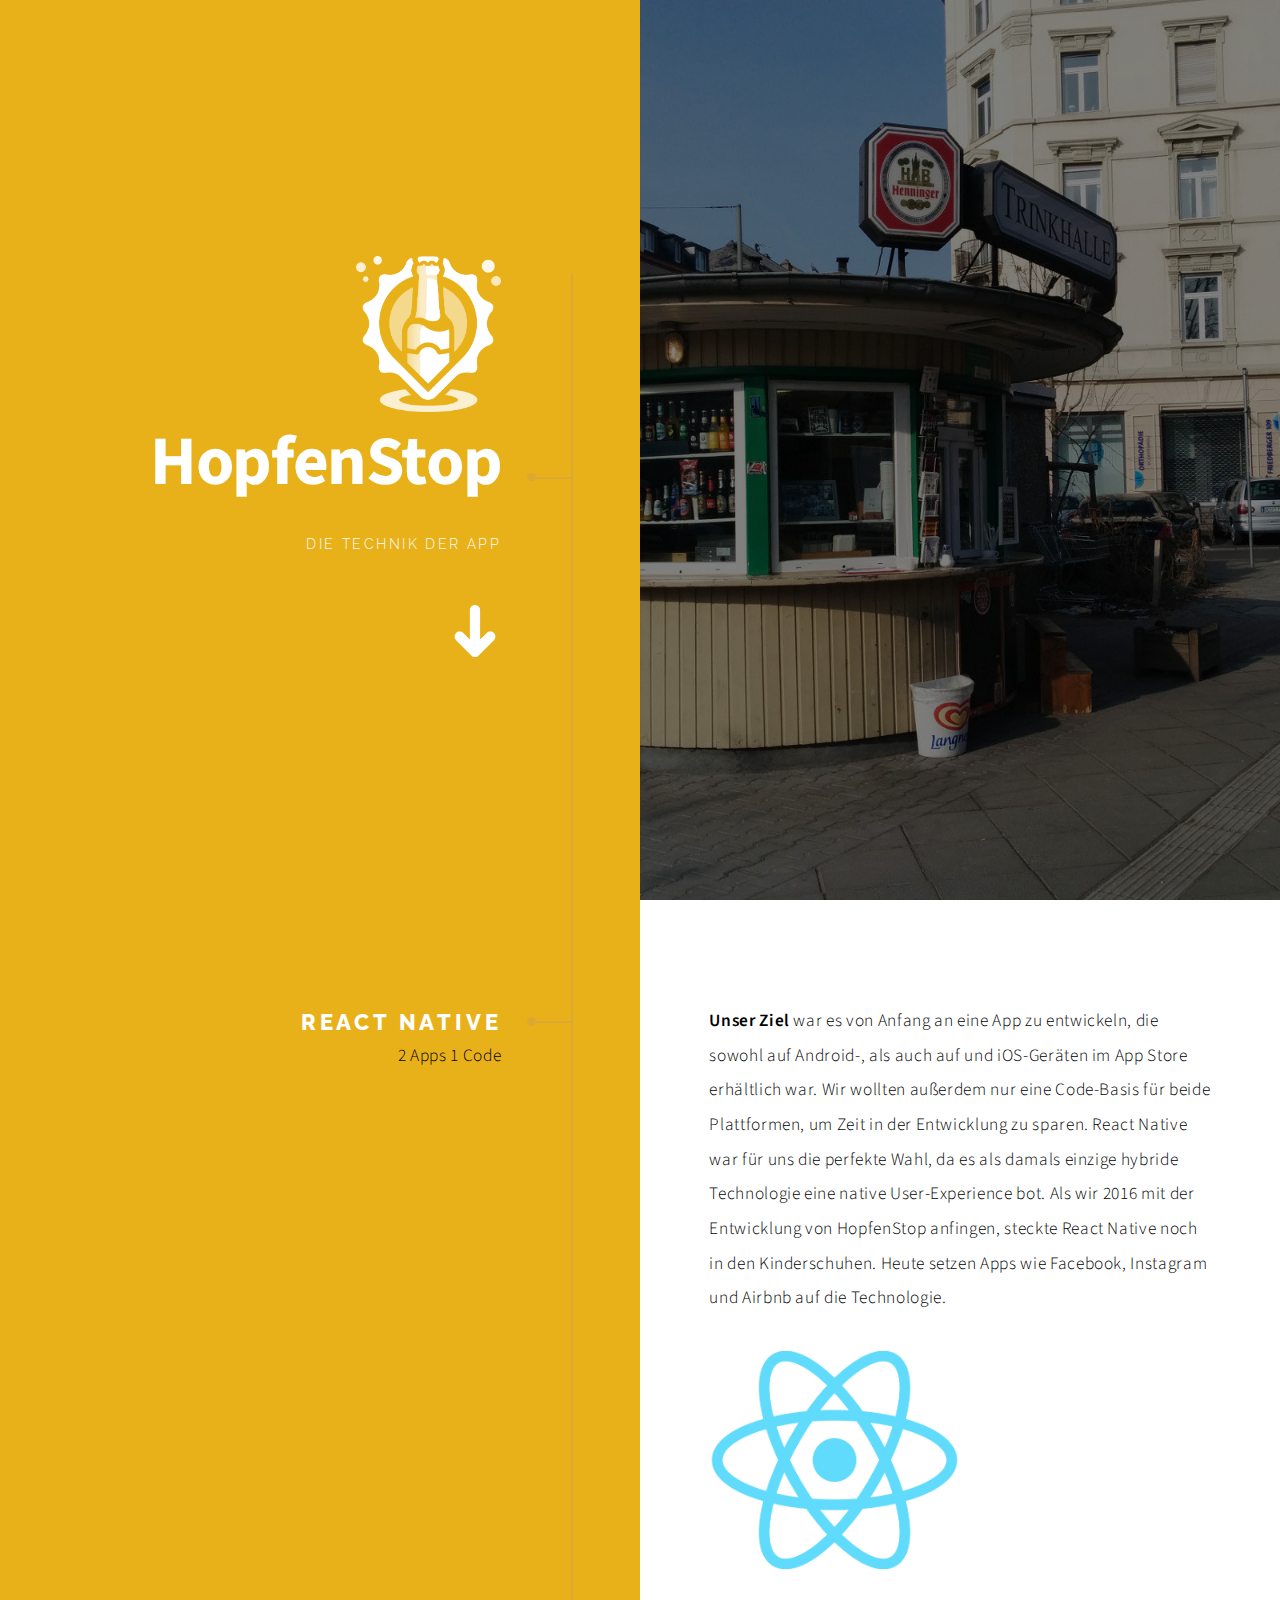
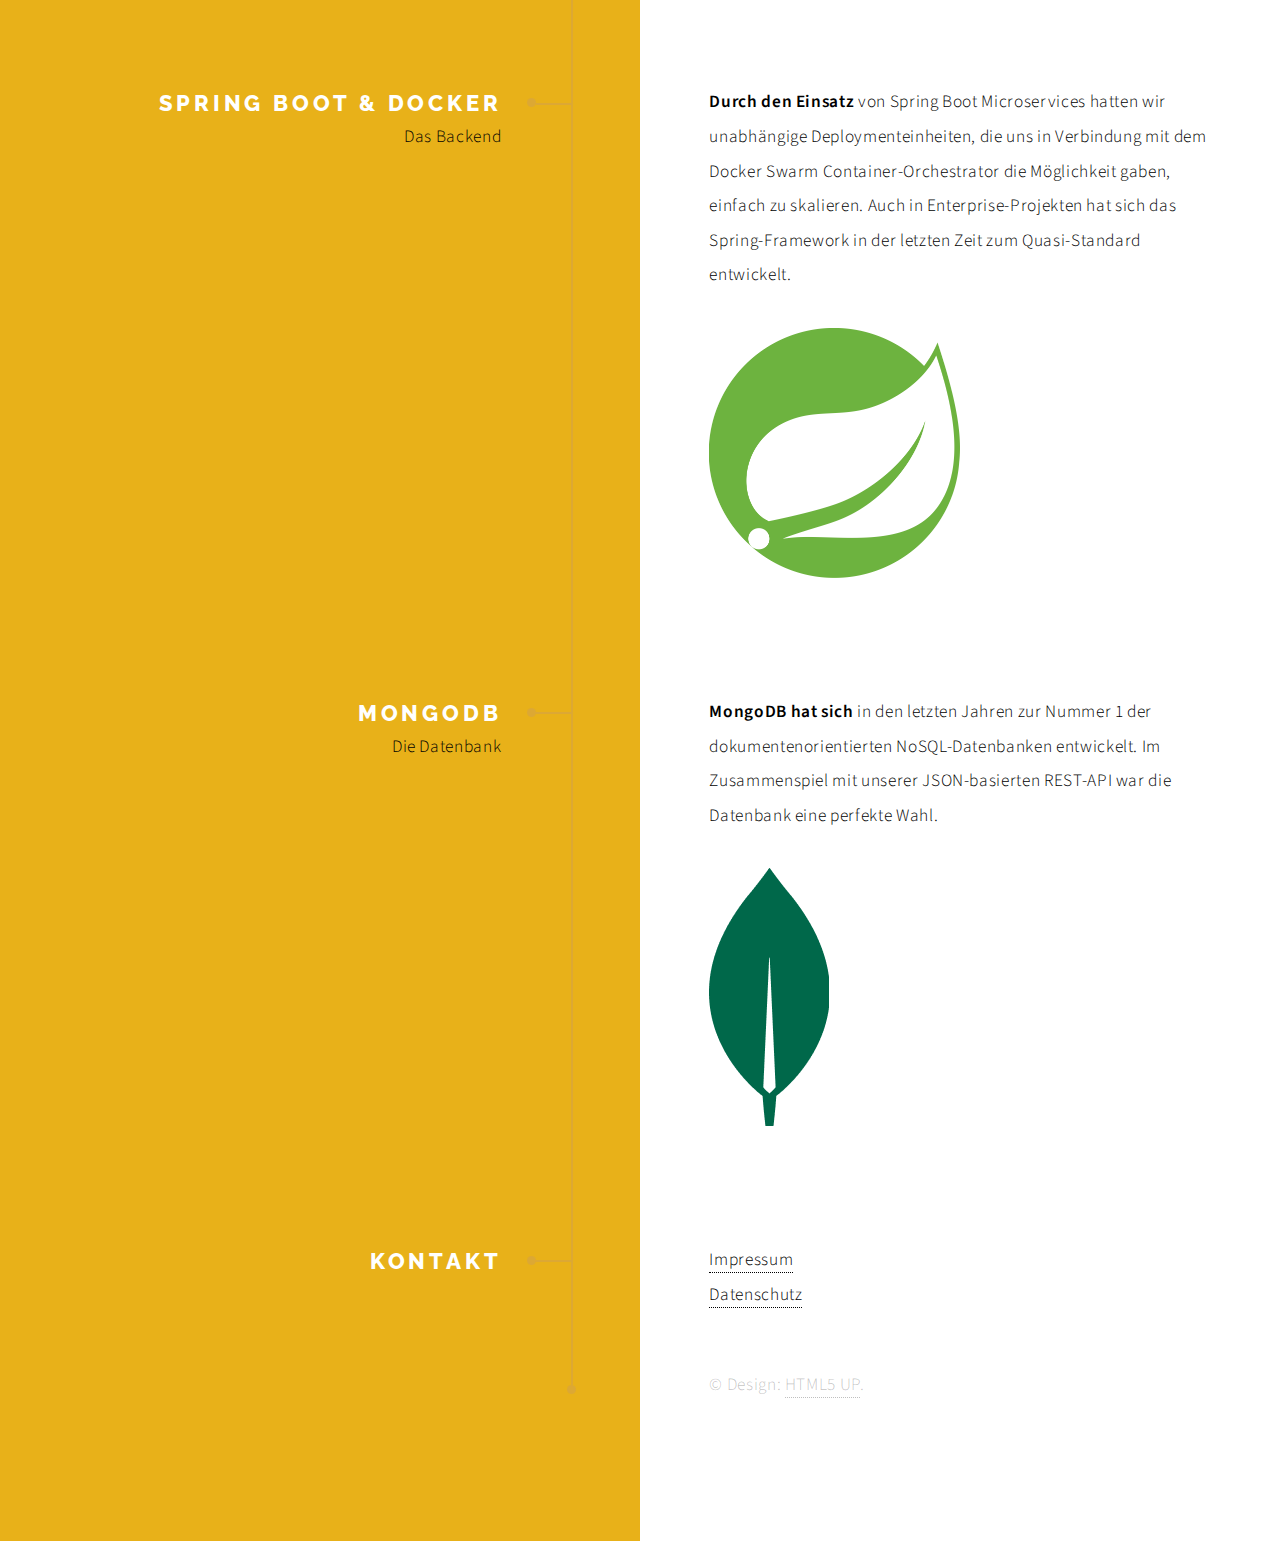
<file: technical/index.html>
<!DOCTYPE HTML>
<!--
	Paradigm Shift by HTML5 UP
	html5up.net | @ajlkn
	Free for personal and commercial use under the CCA 3.0 license (html5up.net/license)
-->
<html>
	<head>
		<title>HopfenStop - Eine App-Story</title>
		<meta charset="utf-8" />
		<meta name="viewport" content="width=device-width, initial-scale=1, user-scalable=no" />
		<meta name="description" content="" />
		<meta name="keywords" content="" />
		<link rel="stylesheet" href="../assets/css/main.css" />
	</head>
	<body class="is-preload">

		<!-- Wrapper -->
			<div id="wrapper">

				<!-- Intro -->
					<section class="intro">
						<header>
							<p><img src="../images/logo.png" class="hopfenstop-logo"></p>
							<h1>HopfenStop</h1>
							<p class="text-white">Die Technik der App</p>
							<ul class="actions">
								<li><a href="#first" class="arrow scrolly"></a></li>
							</ul>
						</header>
						<div class="content">
							<span class="image fill" data-position="center"><img src="../images/background.jpg" alt="" /></span>
						</div>
					</section>

				<section>
						<header>
							<h2>React Native</h2>
						</header>
						<div class="content">
							<p><strong>Unser Ziel</strong> war es von Anfang an eine App zu entwickeln, die sowohl auf Android-, als auch auf und iOS-Geräten im App Store erhältlich war. Wir wollten außerdem nur eine Code-Basis für beide Plattformen, um Zeit in der Entwicklung zu sparen. React Native war für uns die perfekte Wahl, da es als damals einzige hybride Technologie eine native User-Experience bot. Als wir 2016 mit der Entwicklung von HopfenStop anfingen, steckte React Native noch in den Kinderschuhen. Heute setzen Apps wie Facebook, Instagram und Airbnb auf die Technologie.</p>
							<span class="image half"><img src="../images/react.png" alt="" /></span>
						</div>
						<header>
						</br>
							<p>2 Apps 1 Code</p>
						</header>
				</section>

				<!-- Section -->
					<section>
						<header>
							<h2>Spring Boot & Docker</h2>
						</header>
						<div class="content">
							<p><strong>Durch den Einsatz</strong> von Spring Boot Microservices hatten wir unabhängige Deploymenteinheiten, die uns in Verbindung mit dem Docker Swarm Container-Orchestrator die Möglichkeit gaben, einfach zu skalieren. Auch in Enterprise-Projekten hat sich das Spring-Framework in der letzten Zeit zum Quasi-Standard entwickelt.</p>
							<span class="image half"><img src="../images/spring.png" alt="" /></span>
						</div>
						<header>
						</br>
							<p>Das Backend</p>
						</header>
					</section>

				<!-- Section -->
					<section>
						<header>
							<h2>MongoDB</h2>
						</header>
						<div class="content">
							<p><strong>MongoDB hat sich</strong> in den letzten Jahren zur Nummer 1 der dokumentenorientierten NoSQL-Datenbanken entwickelt. Im Zusammenspiel mit unserer JSON-basierten REST-API war die Datenbank eine perfekte Wahl.</p>
							<span class="image full"><img src="../images/mongodb.png" alt="" /></span>
						</div>
						<header>
						</br>
							<p>Die Datenbank</p>
						</header>
					</section>

					<section>
						<header>
							<h2>Kontakt</h2>
						</header>
						<div class="content">
							<div><a href="../imprint">Impressum</a></br>
								<a href="../privacy">Datenschutz</a></div>
						</div>
					</section>

				<!-- Footer -->
				<div class="copyright">&copy; Design: <a href="https://html5up.net">HTML5 UP</a>.</div>


			</div>

		<!-- Scripts -->
			<script src="../assets/js/jquery.min.js"></script>
			<script src="../assets/js/jquery.scrolly.min.js"></script>
			<script src="../assets/js/browser.min.js"></script>
			<script src="../assets/js/breakpoints.min.js"></script>
			<script src="../assets/js/util.js"></script>
			<script src="../assets/js/main.js"></script>

	</body>
</html>
</file>
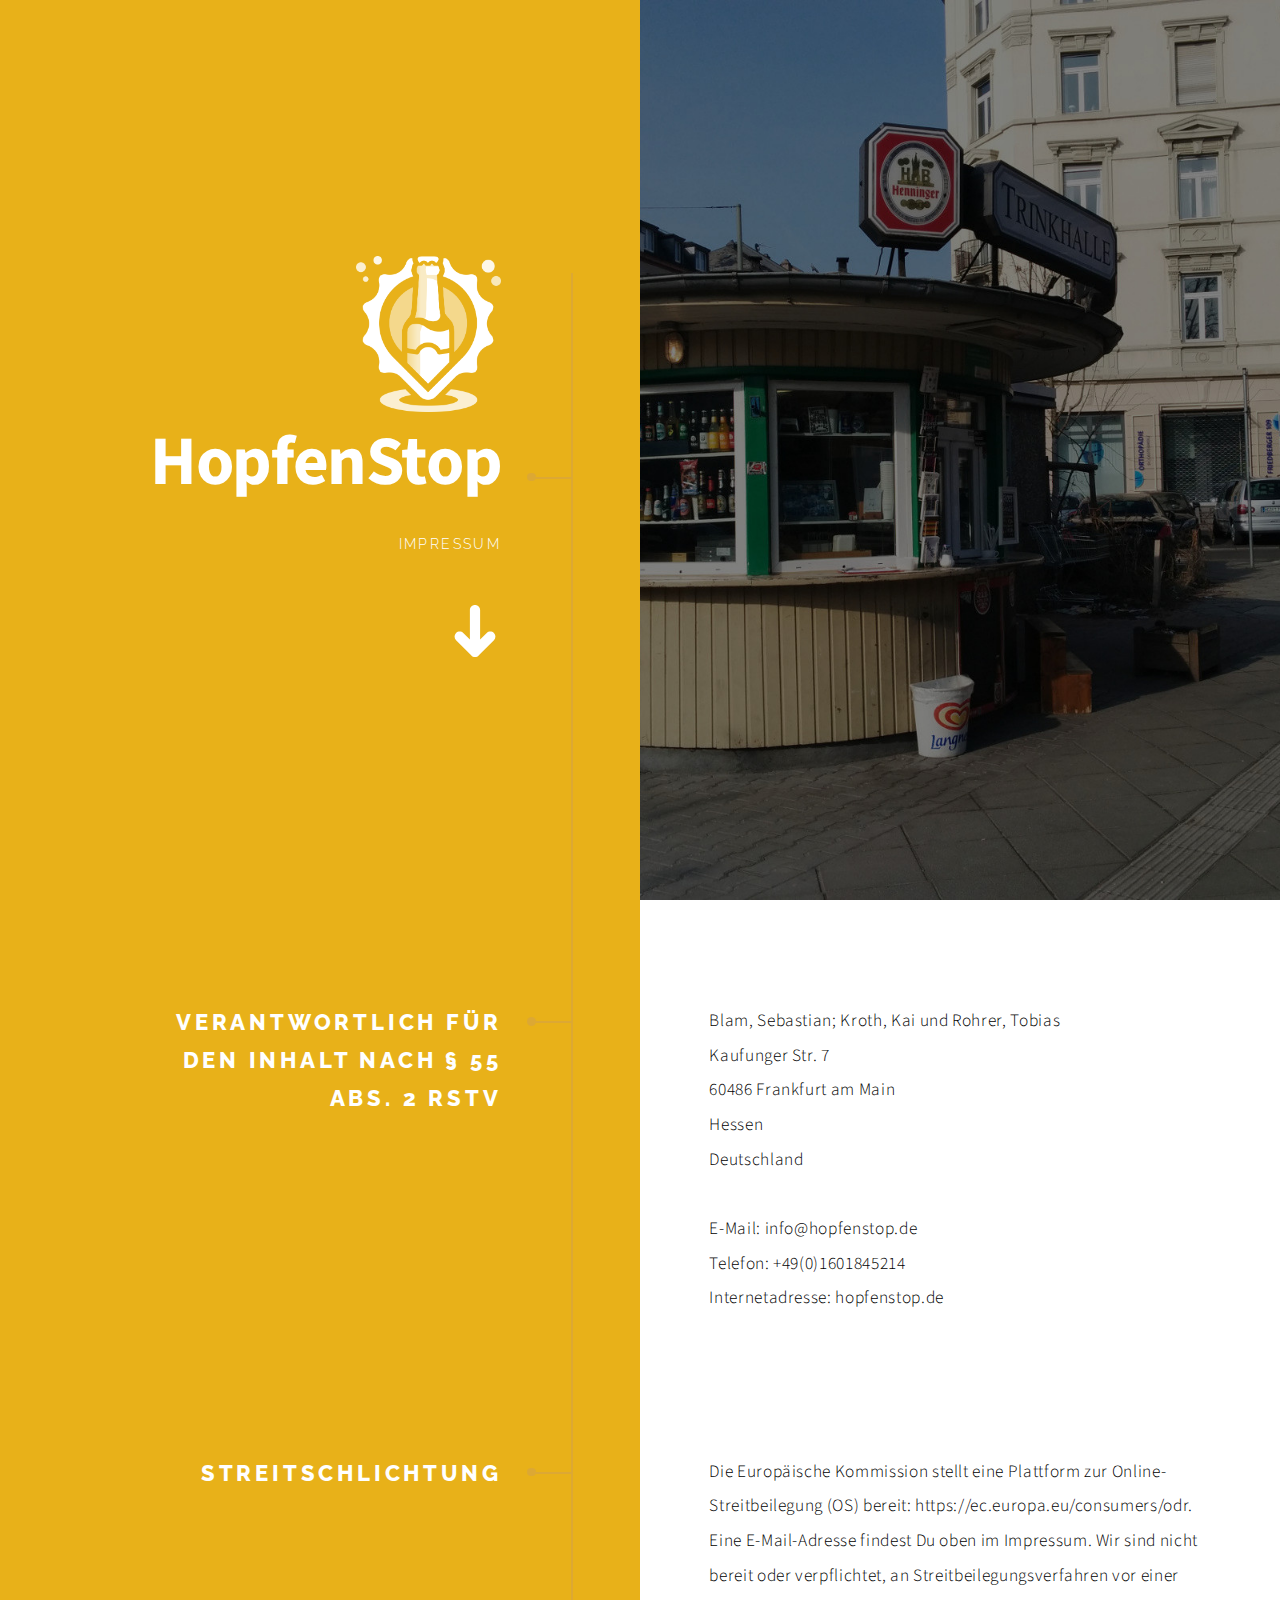
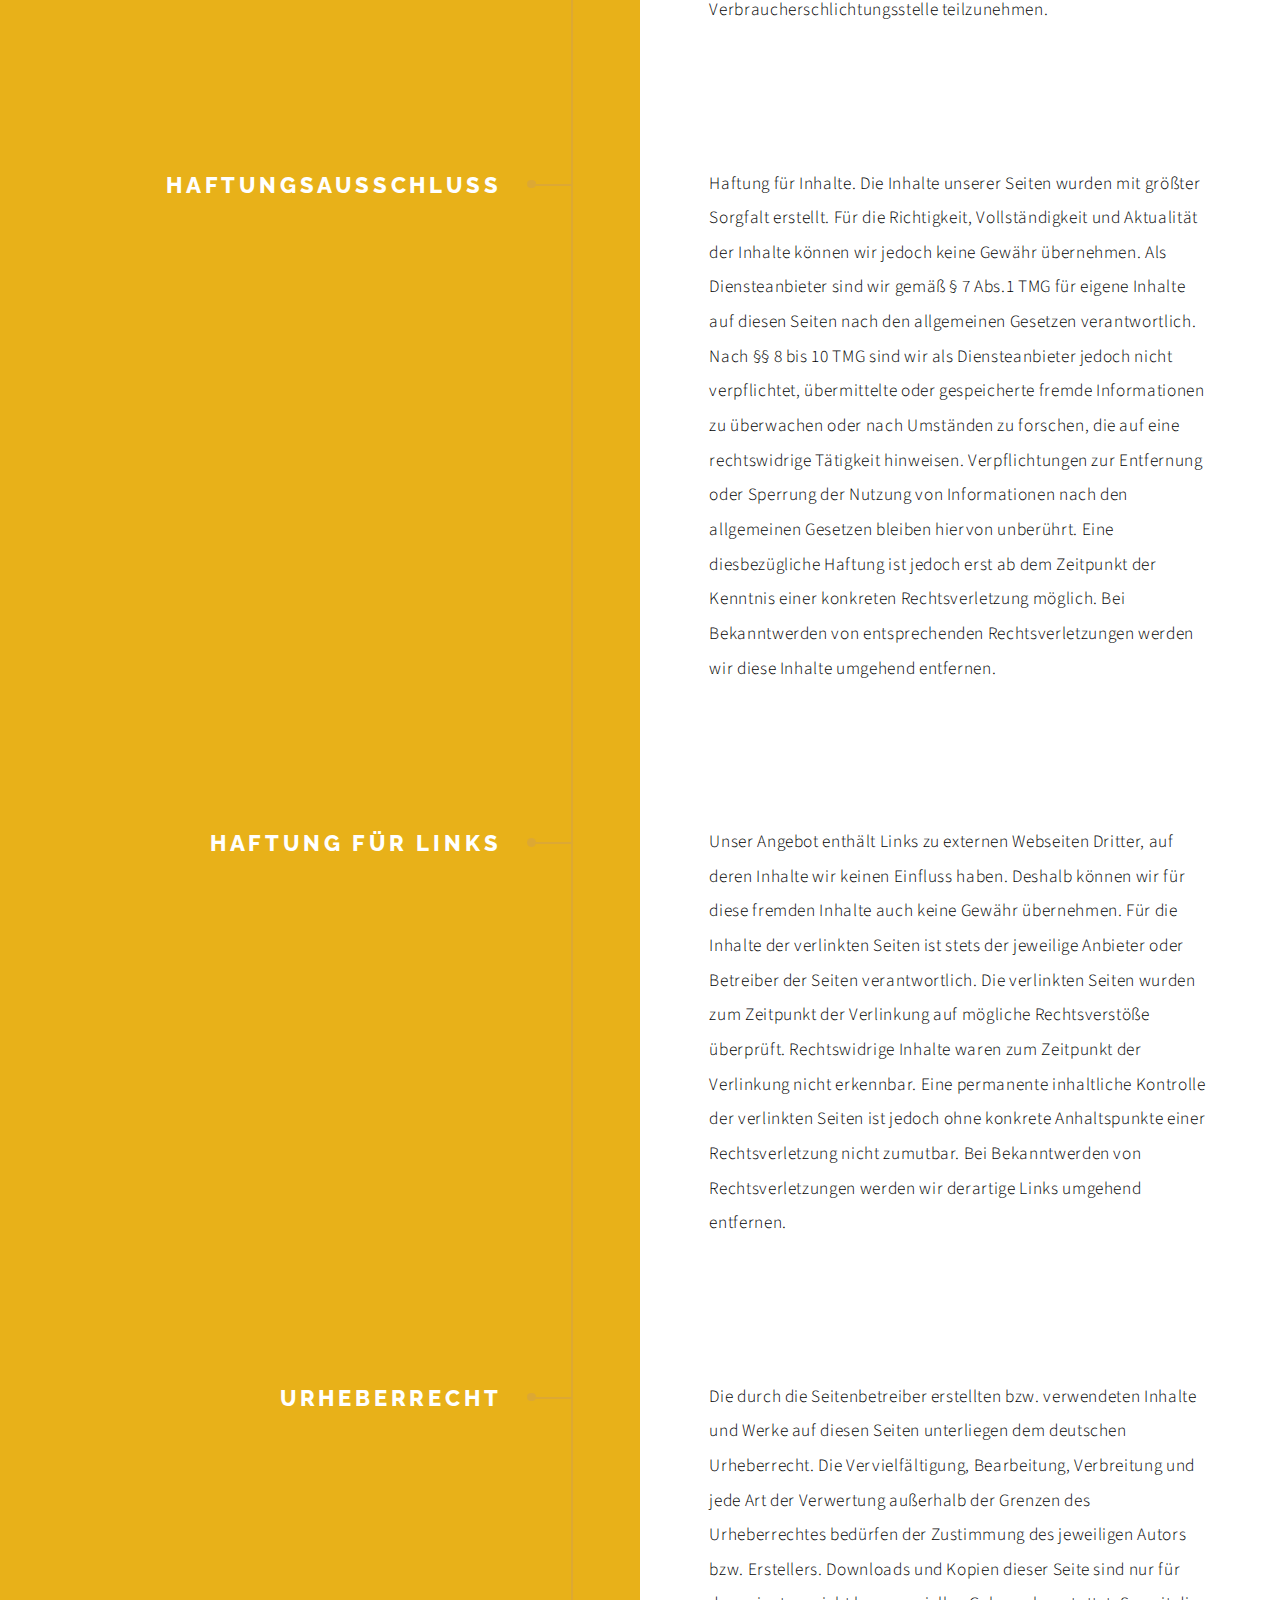
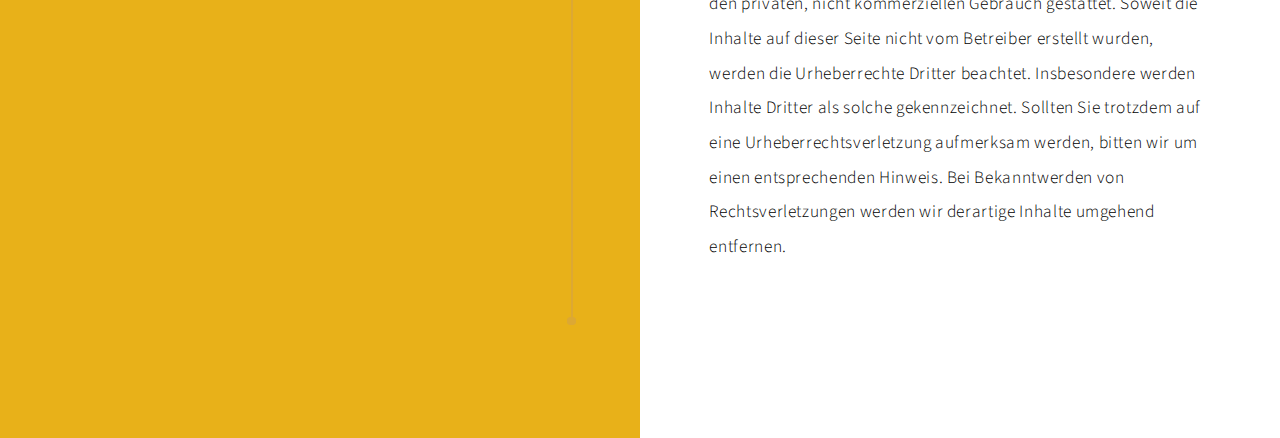
<file: impressum.html>
<!DOCTYPE HTML>
<!--
	Paradigm Shift by HTML5 UP
	html5up.net | @ajlkn
	Free for personal and commercial use under the CCA 3.0 license (html5up.net/license)
-->
<html>
	<head>
		<title>HopfenStop - Eine App-Story</title>
		<meta charset="utf-8" />
		<meta name="viewport" content="width=device-width, initial-scale=1, user-scalable=no" />
		<meta name="description" content="" />
		<meta name="keywords" content="" />
		<link rel="stylesheet" href="assets/css/main.css" />
	</head>
	<body class="is-preload">

		<!-- Wrapper -->
			<div id="wrapper">

				<!-- Intro -->
					<section class="intro">
						<header>
							<p><img src="images/logo.png" class="hopfenstop-logo"></p>
							<h1>HopfenStop</h1>
							<p class="text-white">Impressum</p>
							<ul class="actions">
								<li><a href="#first" class="arrow scrolly"><span class="label">Next</span></a></li>
							</ul>
						</header>
						<div class="content">
							<span class="image fill" data-position="center"><img src="images/background.jpg" alt="" /></span>
						</div>

					</section>
							
					<section id="first">
						<header>
							<h2>Verantwortlich für den Inhalt nach § 55 Abs. 2 RStV</h2>
						</header>
						<div class="content">
							<p>
            				Blam, Sebastian; Kroth, Kai und Rohrer, Tobias<br />
                            Kaufunger Str. 7<br />
                            60486 Frankfurt am Main<br />
          					Hessen<br />
          					Deutschland<br />
            				<br />
                            E-Mail: info@hopfenstop.de<br />
            				Telefon: +49(0)1601845214<br />
                            Internetadresse: hopfenstop.de<br />
						</div>
					</section>

						<section>
						<header>
							<h2>Streitschlichtung</h2>
						</header>
						<div class="content">
							<p>Die Europäische Kommission stellt eine Plattform zur Online-Streitbeilegung (OS) bereit:
                            https://ec.europa.eu/consumers/odr. Eine E-Mail-Adresse findest Du oben im Impressum. Wir sind
                            nicht bereit oder verpflichtet, an Streitbeilegungsverfahren vor einer
                            Verbraucherschlichtungsstelle teilzunehmen.</p>
						</div>
						<header>
						</br>
						</header>
					</section>

					<section>
						<header>
							<h2>Haftungsausschluss</h2>
						</header>
						<div class="content">
							<p>Haftung für Inhalte. Die Inhalte unserer Seiten wurden mit größter Sorgfalt erstellt. Für die Richtigkeit, Vollständigkeit und Aktualität der Inhalte können wir jedoch keine Gewähr übernehmen. Als Diensteanbieter sind wir gemäß § 7 Abs.1 TMG für eigene Inhalte auf diesen Seiten nach den allgemeinen Gesetzen verantwortlich. Nach §§ 8 bis 10 TMG sind wir als Diensteanbieter jedoch nicht verpflichtet, übermittelte oder gespeicherte fremde Informationen zu überwachen oder nach Umständen zu forschen, die auf eine rechtswidrige Tätigkeit hinweisen. Verpflichtungen zur Entfernung oder Sperrung der Nutzung von Informationen nach den allgemeinen Gesetzen bleiben hiervon unberührt. Eine diesbezügliche Haftung ist jedoch erst ab dem Zeitpunkt der Kenntnis einer konkreten Rechtsverletzung möglich. Bei Bekanntwerden von entsprechenden Rechtsverletzungen werden wir diese Inhalte umgehend entfernen.</p>
						</div>
						<header>
						</br>
						</header>
					</section>

					<section>
						<header>
							<h2>Haftung für Links</h2>
						</header>
						<div class="content">
							<p>Unser Angebot enthält Links zu externen Webseiten Dritter, auf deren Inhalte wir keinen Einfluss haben. Deshalb können wir für diese fremden Inhalte auch keine Gewähr übernehmen. Für die Inhalte der verlinkten Seiten ist stets der jeweilige Anbieter oder Betreiber der Seiten verantwortlich. Die verlinkten Seiten wurden zum Zeitpunkt der Verlinkung auf mögliche Rechtsverstöße überprüft. Rechtswidrige Inhalte waren zum Zeitpunkt der Verlinkung nicht erkennbar. Eine permanente inhaltliche Kontrolle der verlinkten Seiten ist jedoch ohne konkrete Anhaltspunkte einer Rechtsverletzung nicht zumutbar. Bei Bekanntwerden von Rechtsverletzungen werden wir derartige Links umgehend entfernen.</p>
						</div>
						<header>
						</br>
						</header>
					</section>

					<section>
						<header>
							<h2>Urheberrecht</h2>
						</header>
						<div class="content">
							<p>Die durch die Seitenbetreiber erstellten bzw. verwendeten Inhalte und Werke auf diesen Seiten unterliegen dem deutschen Urheberrecht. Die Vervielfältigung, Bearbeitung, Verbreitung und jede Art der Verwertung außerhalb der Grenzen des Urheberrechtes bedürfen der Zustimmung des jeweiligen Autors bzw. Erstellers. Downloads und Kopien dieser Seite sind nur für den privaten, nicht kommerziellen Gebrauch gestattet. Soweit die Inhalte auf dieser Seite nicht vom Betreiber erstellt wurden, werden die Urheberrechte Dritter beachtet. Insbesondere werden Inhalte Dritter als solche gekennzeichnet. Sollten Sie trotzdem auf eine Urheberrechtsverletzung aufmerksam werden, bitten wir um einen entsprechenden Hinweis. Bei Bekanntwerden von Rechtsverletzungen werden wir derartige Inhalte umgehend entfernen.</p>
						</div>
						<header>
						</br>
						</header>
					</section>
			</div>

		<!-- Scripts -->
			<script src="assets/js/jquery.min.js"></script>
			<script src="assets/js/jquery.scrolly.min.js"></script>
			<script src="assets/js/browser.min.js"></script>
			<script src="assets/js/breakpoints.min.js"></script>
			<script src="assets/js/util.js"></script>
			<script src="assets/js/main.js"></script>

	</body>
</html>
</file>
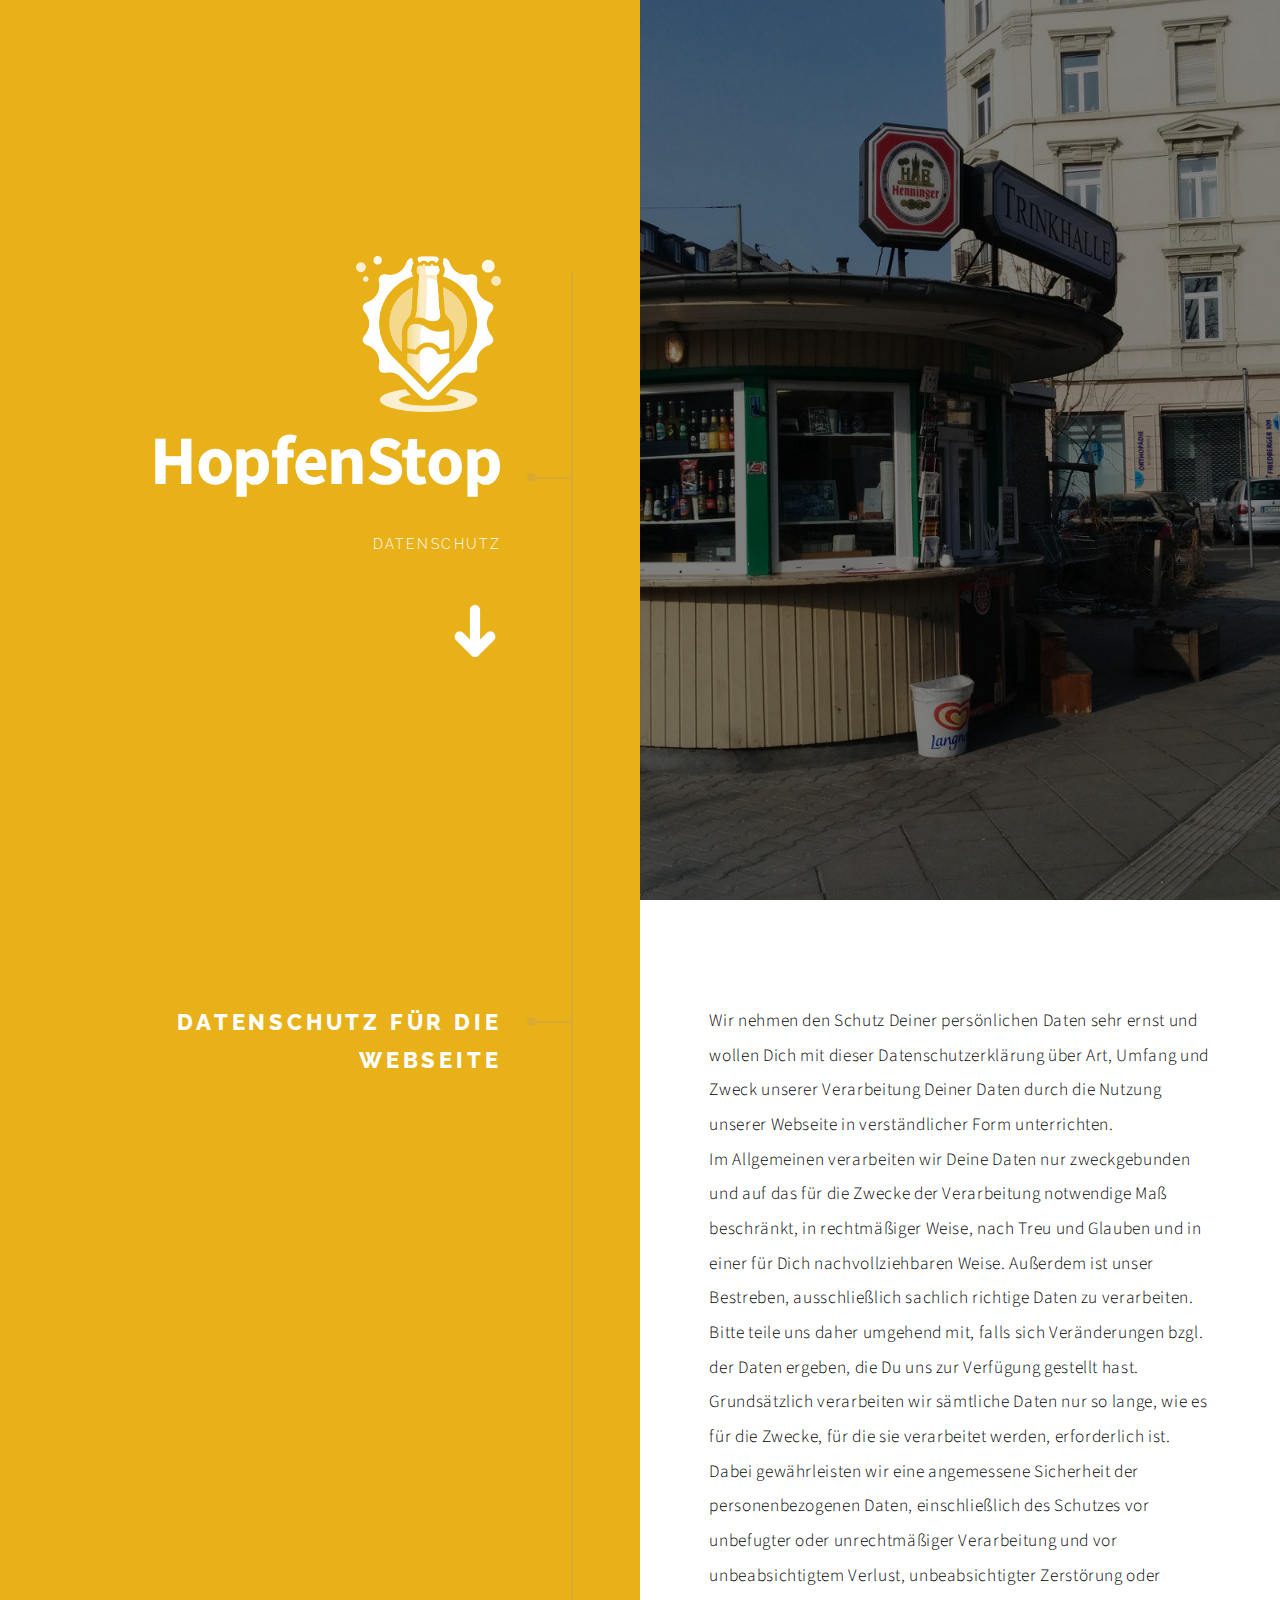
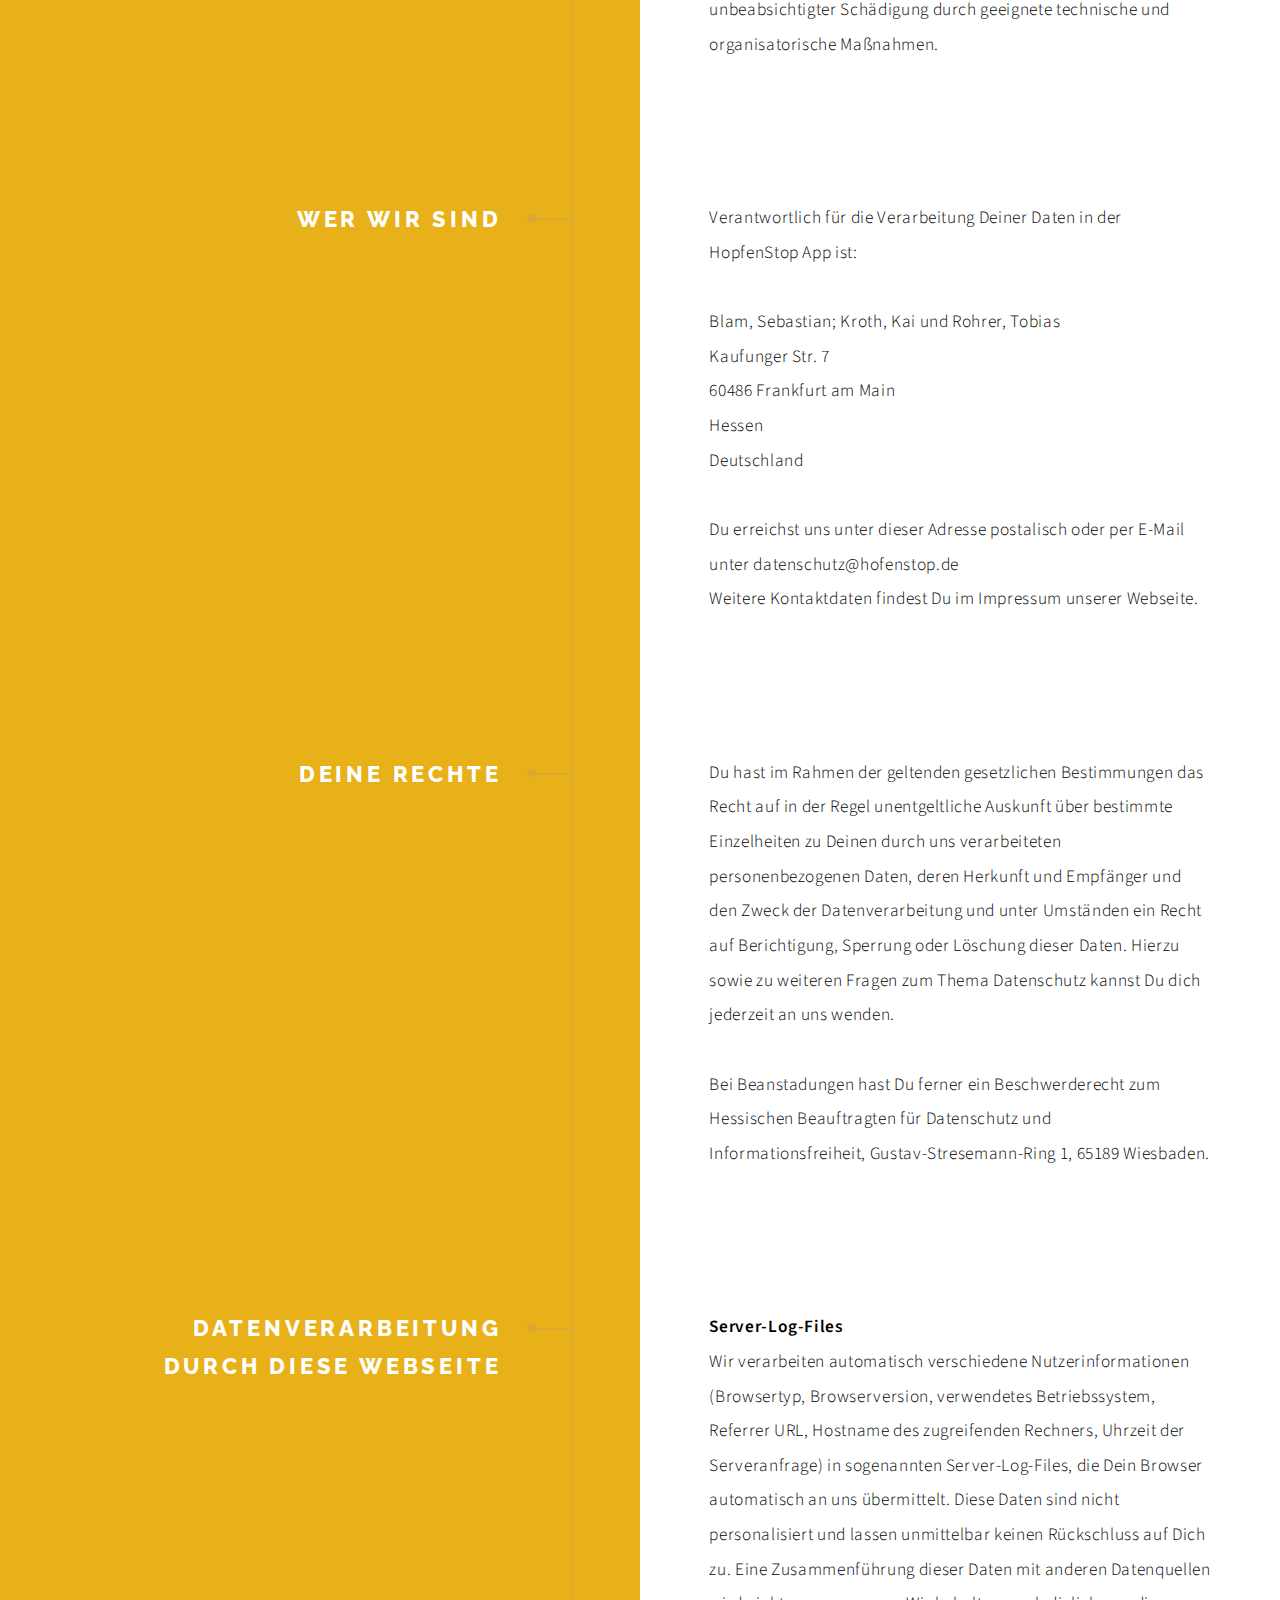
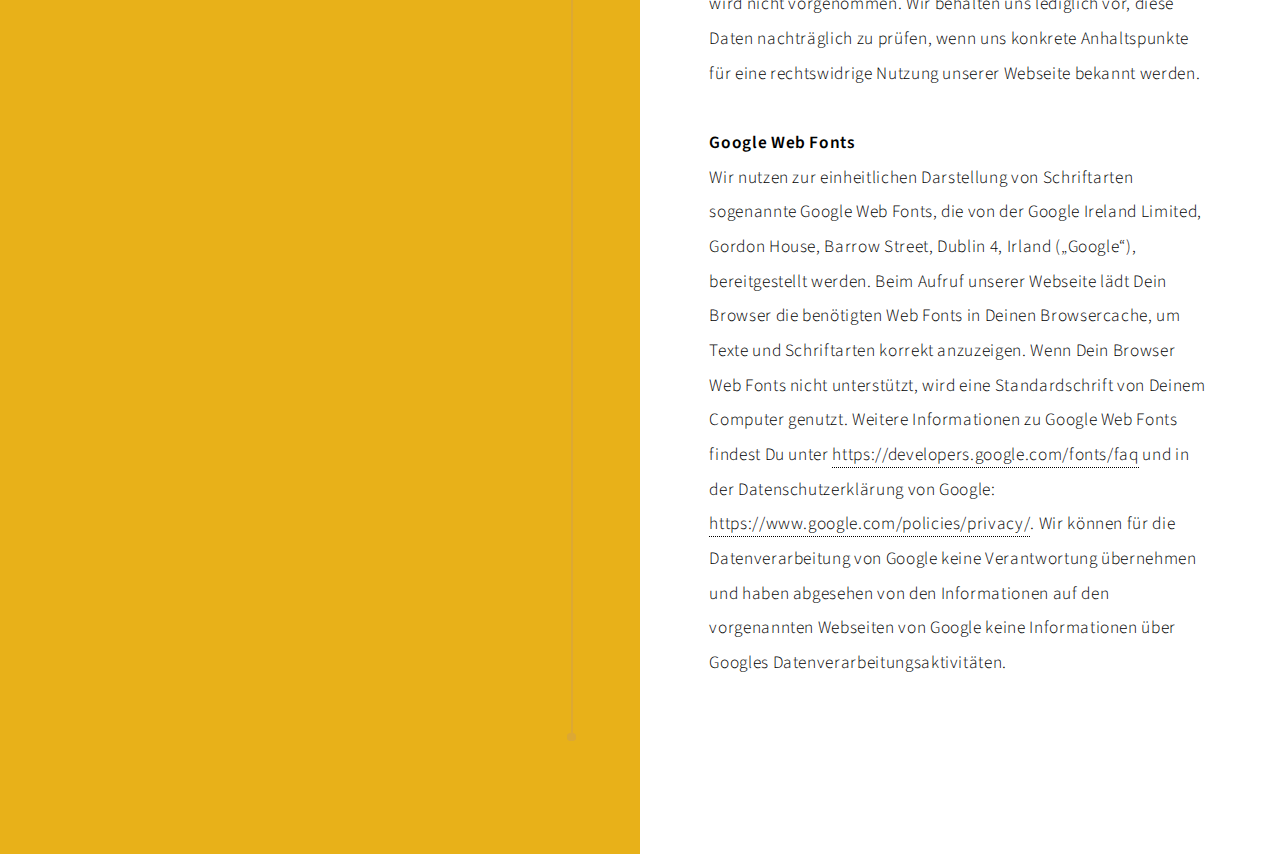
<file: privacy.html>
<!DOCTYPE HTML>
<!--
	Paradigm Shift by HTML5 UP
	html5up.net | @ajlkn
	Free for personal and commercial use under the CCA 3.0 license (html5up.net/license)
-->
<html>
	<head>
		<title>HopfenStop - Eine App-Story</title>
		<meta charset="utf-8" />
		<meta name="viewport" content="width=device-width, initial-scale=1, user-scalable=no" />
		<meta name="description" content="" />
		<meta name="keywords" content="" />
		<link rel="stylesheet" href="assets/css/main.css" />
	</head>
	<body class="is-preload">

		<!-- Wrapper -->
			<div id="wrapper">

				<!-- Intro -->
					<section class="intro">
						<header>
							<p><img src="images/logo.png" class="hopfenstop-logo"></p>
							<h1>HopfenStop</h1>
							<p class="text-white">Datenschutz</p>
							<ul class="actions">
								<li><a href="#first" class="arrow scrolly"><span class="label">Next</span></a></li>
							</ul>
						</header>
						<div class="content">
							<span class="image fill" data-position="center"><img src="images/background.jpg" alt="" /></span>
						</div>

					</section>
							
					<section id="first">
						<header>
							<h2>Datenschutz für die Webseite</h2>
						</header>
						<div class="content">
							<p>
								Wir nehmen den Schutz Deiner persönlichen Daten sehr ernst und wollen Dich mit dieser
			                    Datenschutzerklärung über Art, Umfang und Zweck unserer Verarbeitung Deiner Daten durch die
			                    Nutzung unserer Webseite in verständlicher Form unterrichten.<br />
			                    Im Allgemeinen verarbeiten wir Deine Daten nur zweckgebunden und auf das für die Zwecke der
			                    Verarbeitung notwendige Maß beschränkt, in rechtmäßiger Weise, nach Treu und Glauben und in
			                    einer für Dich nachvollziehbaren Weise. Außerdem ist unser Bestreben, ausschließlich sachlich
			                    richtige Daten zu verarbeiten. Bitte teile uns daher umgehend mit, falls sich Veränderungen
			                    bzgl. der Daten ergeben, die Du uns zur Verfügung gestellt hast.<br />
			                    Grundsätzlich verarbeiten wir sämtliche Daten nur so lange, wie es für die Zwecke, für die sie
			                    verarbeitet werden, erforderlich ist. Dabei gewährleisten wir eine angemessene Sicherheit der
			                    personenbezogenen Daten, einschließlich des Schutzes vor unbefugter oder unrechtmäßiger
			                    Verarbeitung und vor unbeabsichtigtem Verlust, unbeabsichtigter Zerstörung oder
			                    unbeabsichtigter Schädigung durch geeignete technische und organisatorische Maßnahmen.
							</p>
						</div>
						<header>
						</br>
						</header>
					</section>

						<section>
						<header>
							<h2>Wer wir sind</h2>
						</header>
						<div class="content">
							<p>
			                    Verantwortlich für die Verarbeitung Deiner Daten in der HopfenStop App ist:<br />
			                    <br />
			                    Blam, Sebastian; Kroth, Kai und Rohrer, Tobias<br />
			                    Kaufunger Str. 7<br />
			                    60486 Frankfurt am Main<br />
			                    Hessen<br />
			                    Deutschland<br /><br />

			                    Du erreichst uns unter dieser Adresse postalisch oder per E-Mail unter datenschutz@hofenstop.de<br />
			                    Weitere Kontaktdaten findest Du im Impressum unserer Webseite.
							</p>
						</div>
						<header>
						</br>
						</header>
					</section>

					<section>
						<header>
							<h2>Deine Rechte</h2>
						</header>
						<div class="content">
							<p>
			                    Du hast im Rahmen der geltenden gesetzlichen Bestimmungen das Recht auf in der Regel
			                    unentgeltliche Auskunft über bestimmte Einzelheiten zu Deinen durch uns verarbeiteten
			                    personenbezogenen Daten, deren Herkunft und Empfänger und den Zweck der
			                    Datenverarbeitung und unter Umständen ein Recht auf Berichtigung, Sperrung oder Löschung
			                    dieser Daten. Hierzu sowie zu weiteren Fragen zum Thema Datenschutz kannst Du dich jederzeit
			                    an uns wenden.<br />
			                    <br />
			                    Bei Beanstadungen hast Du ferner ein Beschwerderecht zum Hessischen Beauftragten für
			                    Datenschutz und Informationsfreiheit, Gustav-Stresemann-Ring 1, 65189 Wiesbaden.
							</p>
						</div>
						<header>
						</br>
						</header>
					</section>

					<section>
						<header>
							<h2>Datenverarbeitung durch diese Webseite</h2>
						</header>
						<div class="content">
							<p>
			                    <b>Server-Log-Files</b><br />
			                    Wir verarbeiten automatisch verschiedene Nutzerinformationen (Browsertyp, Browserversion,
			                    verwendetes Betriebssystem, Referrer URL, Hostname des zugreifenden Rechners, Uhrzeit der
			                    Serveranfrage) in sogenannten Server-Log-Files, die Dein Browser automatisch an uns
			                    übermittelt. Diese Daten sind nicht personalisiert und lassen unmittelbar keinen Rückschluss auf
			                    Dich zu. Eine Zusammenführung dieser Daten mit anderen Datenquellen wird nicht
			                    vorgenommen. Wir behalten uns lediglich vor, diese Daten nachträglich zu prüfen, wenn uns
			                    konkrete Anhaltspunkte für eine rechtswidrige Nutzung unserer Webseite bekannt werden.<br />
							</p>
							<p>
								<b>Google Web Fonts</b><br />
			                    Wir nutzen zur einheitlichen Darstellung von Schriftarten sogenannte Google Web Fonts, die von
			                    der Google Ireland Limited, Gordon House, Barrow Street, Dublin 4, Irland („Google“),
			                    bereitgestellt werden. Beim Aufruf unserer Webseite lädt Dein Browser die benötigten Web Fonts
			                    in Deinen Browsercache, um Texte und Schriftarten korrekt anzuzeigen. Wenn Dein Browser
			                    Web Fonts nicht unterstützt, wird eine Standardschrift von Deinem Computer genutzt. Weitere
			                    Informationen zu Google Web Fonts findest Du unter <a href="https://developers.google.com/fonts/faq">https://developers.google.com/fonts/faq</a> und
			                    in der Datenschutzerklärung von Google: <a href="https://www.google.com/policies/privacy/">https://www.google.com/policies/privacy/</a>.
			                    Wir können für die Datenverarbeitung von Google keine Verantwortung übernehmen und haben abgesehen
			                    von den Informationen auf den vorgenannten Webseiten von Google keine Informationen über
			                    Googles Datenverarbeitungsaktivitäten.<br />
							</p>
							<p>
						</div>
						<header>
						</br>
						</header>
					</section>
			</div>

		<!-- Scripts -->
			<script src="assets/js/jquery.min.js"></script>
			<script src="assets/js/jquery.scrolly.min.js"></script>
			<script src="assets/js/browser.min.js"></script>
			<script src="assets/js/breakpoints.min.js"></script>
			<script src="assets/js/util.js"></script>
			<script src="assets/js/main.js"></script>

	</body>
</html>
</file>
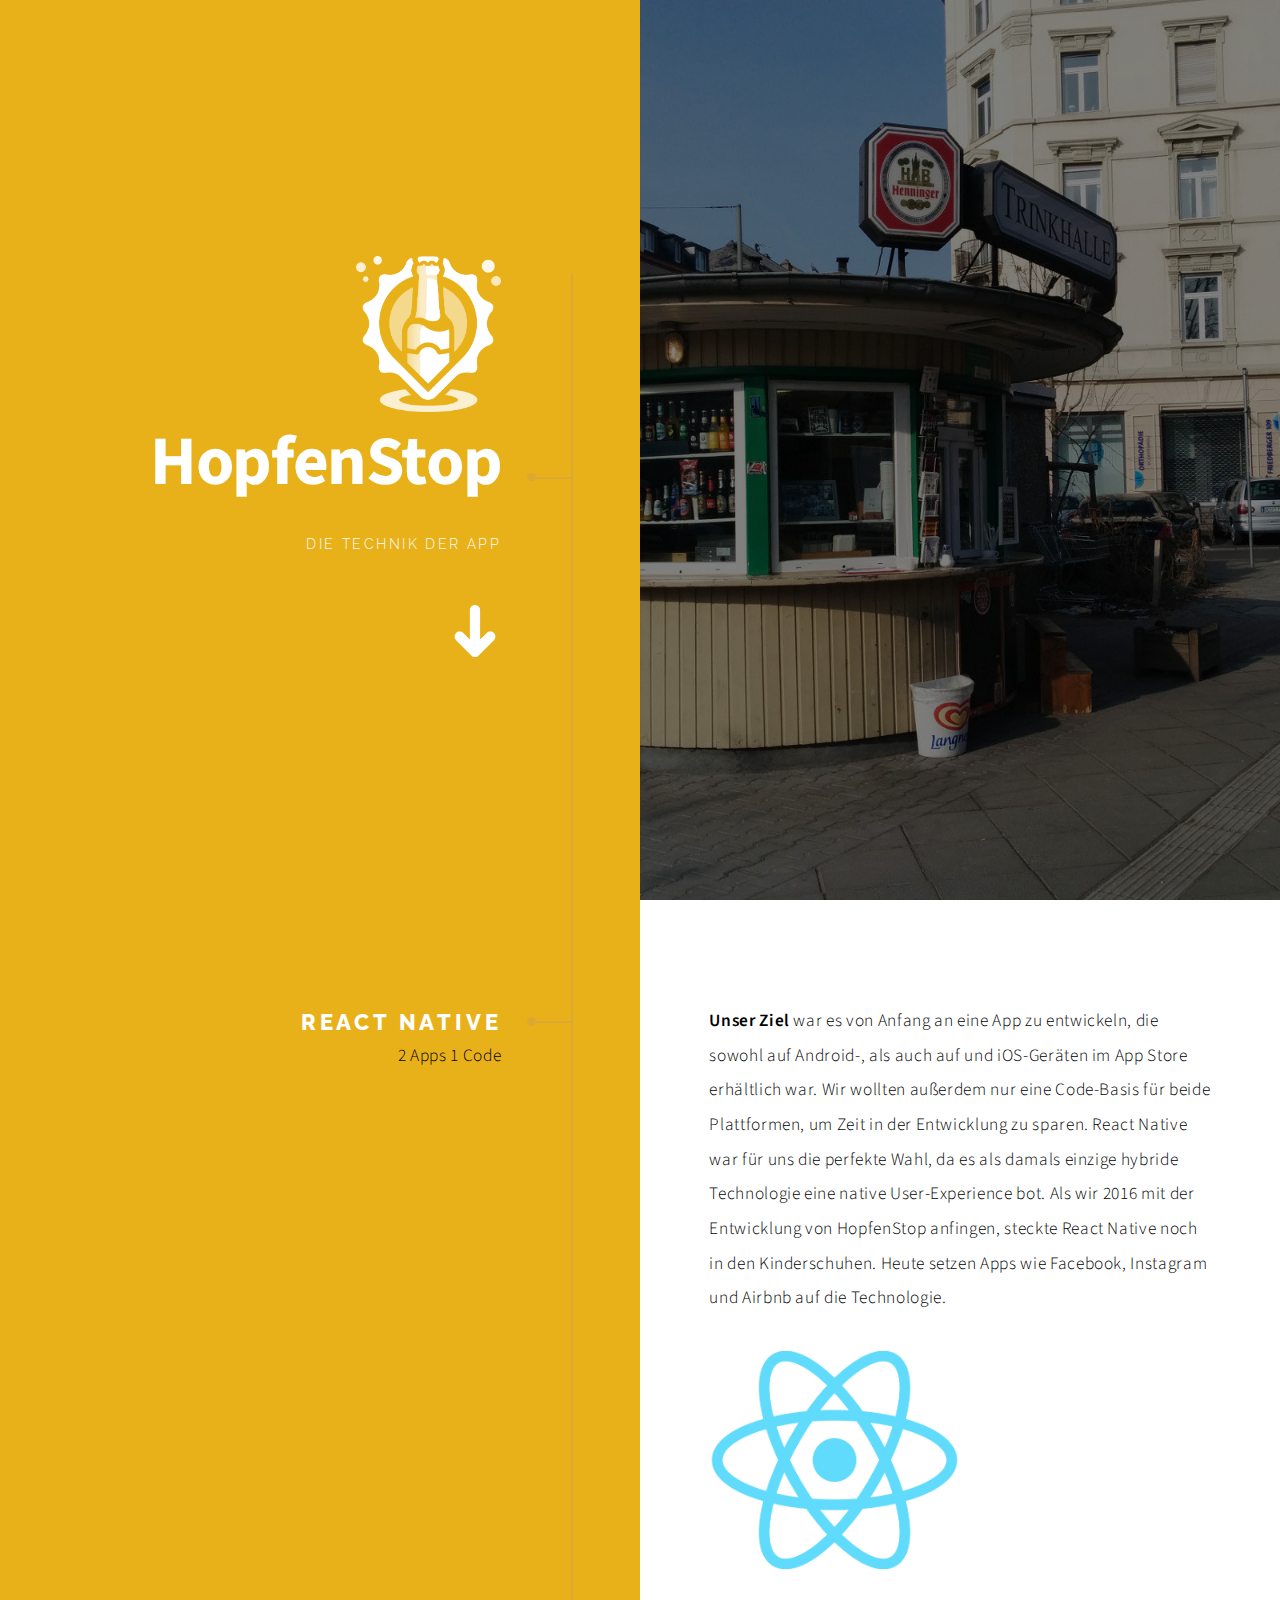
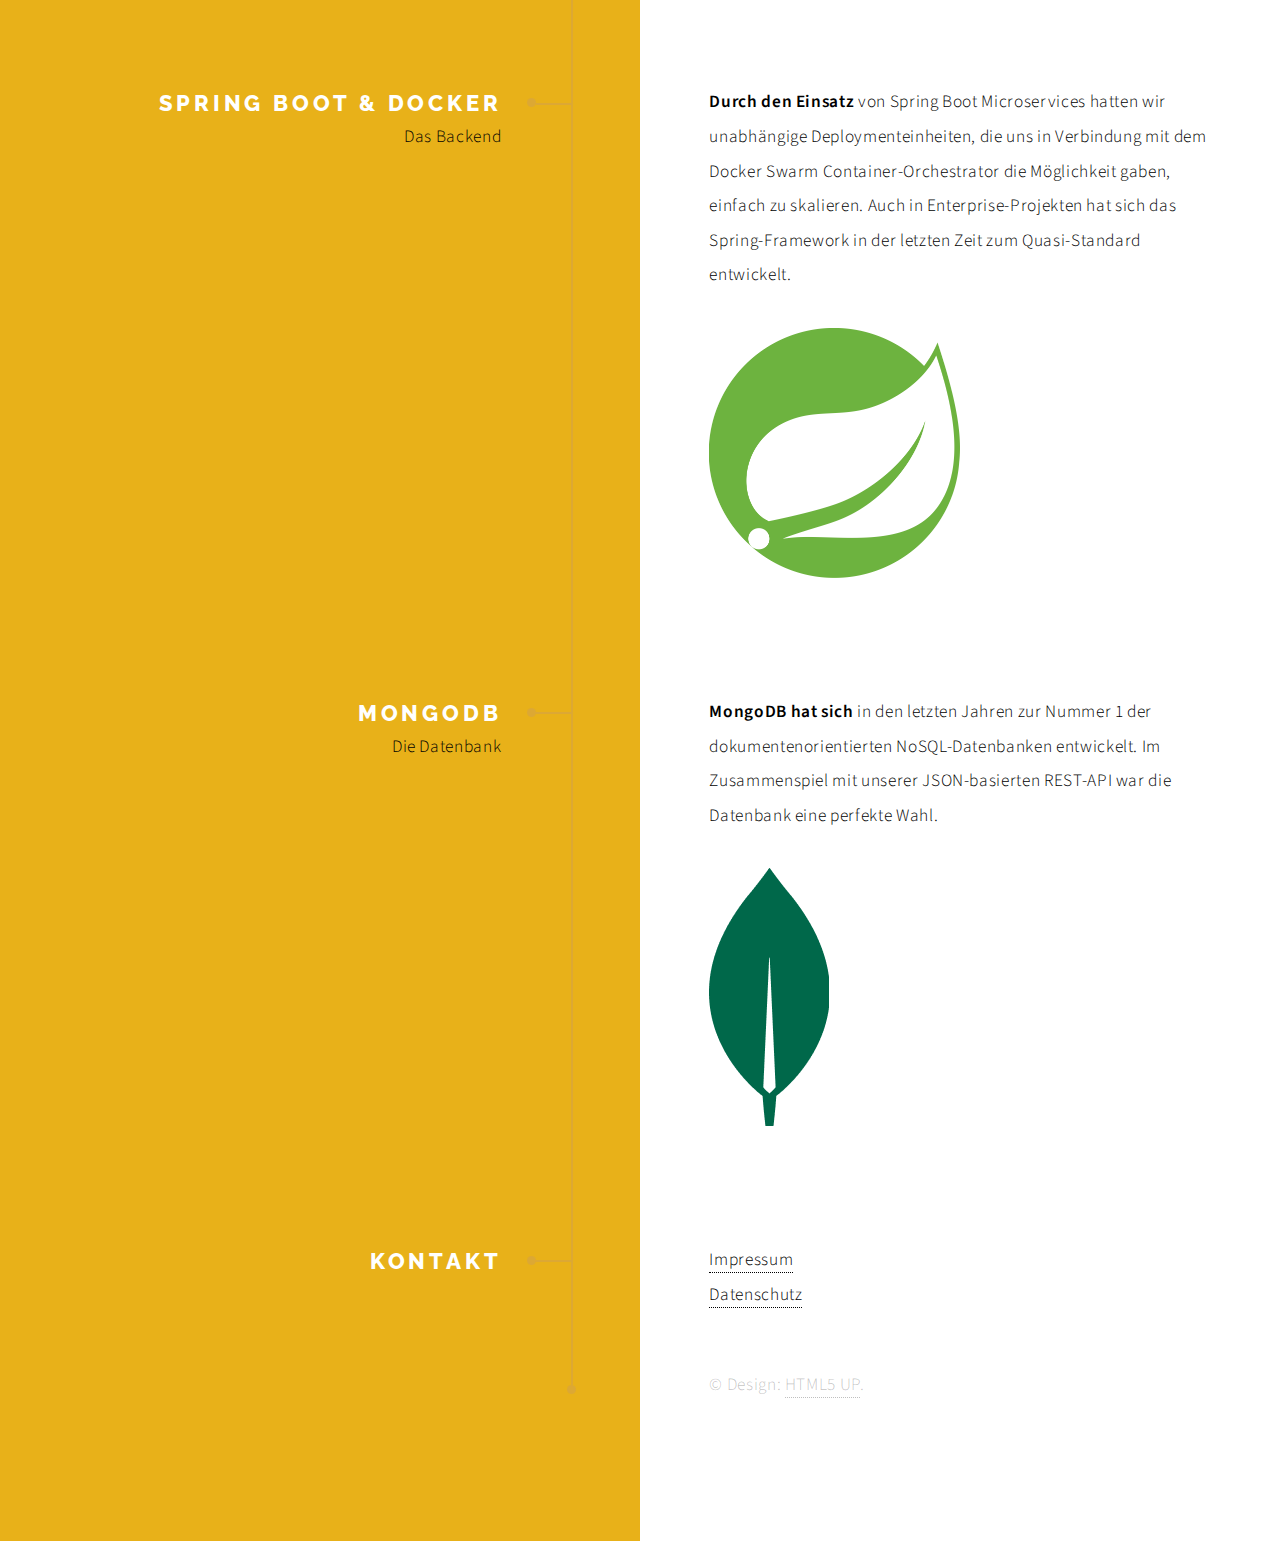
<file: technical.html>
<!DOCTYPE HTML>
<!--
	Paradigm Shift by HTML5 UP
	html5up.net | @ajlkn
	Free for personal and commercial use under the CCA 3.0 license (html5up.net/license)
-->
<html>
	<head>
		<title>HopfenStop - Eine App-Story</title>
		<meta charset="utf-8" />
		<meta name="viewport" content="width=device-width, initial-scale=1, user-scalable=no" />
		<meta name="description" content="" />
		<meta name="keywords" content="" />
		<link rel="stylesheet" href="assets/css/main.css" />
	</head>
	<body class="is-preload">

		<!-- Wrapper -->
			<div id="wrapper">

				<!-- Intro -->
					<section class="intro">
						<header>
							<p><img src="images/logo.png" class="hopfenstop-logo"></p>
							<h1>HopfenStop</h1>
							<p class="text-white">Die Technik der App</p>
							<ul class="actions">
								<li><a href="#first" class="arrow scrolly"></a></li>
							</ul>
						</header>
						<div class="content">
							<span class="image fill" data-position="center"><img src="images/background.jpg" alt="" /></span>
						</div>
					</section>

				<section>
						<header>
							<h2>React Native</h2>
						</header>
						<div class="content">
							<p><strong>Unser Ziel</strong> war es von Anfang an eine App zu entwickeln, die sowohl auf Android-, als auch auf und iOS-Geräten im App Store erhältlich war. Wir wollten außerdem nur eine Code-Basis für beide Plattformen, um Zeit in der Entwicklung zu sparen. React Native war für uns die perfekte Wahl, da es als damals einzige hybride Technologie eine native User-Experience bot. Als wir 2016 mit der Entwicklung von HopfenStop anfingen, steckte React Native noch in den Kinderschuhen. Heute setzen Apps wie Facebook, Instagram und Airbnb auf die Technologie.</p>
							<span class="image half"><img src="images/react.png" alt="" /></span>
						</div>
						<header>
						</br>
							<p>2 Apps 1 Code</p>
						</header>
				</section>

				<!-- Section -->
					<section>
						<header>
							<h2>Spring Boot & Docker</h2>
						</header>
						<div class="content">
							<p><strong>Durch den Einsatz</strong> von Spring Boot Microservices hatten wir unabhängige Deploymenteinheiten, die uns in Verbindung mit dem Docker Swarm Container-Orchestrator die Möglichkeit gaben, einfach zu skalieren. Auch in Enterprise-Projekten hat sich das Spring-Framework in der letzten Zeit zum Quasi-Standard entwickelt.</p>
							<span class="image half"><img src="images/spring.png" alt="" /></span>
						</div>
						<header>
						</br>
							<p>Das Backend</p>
						</header>
					</section>

				<!-- Section -->
					<section>
						<header>
							<h2>MongoDB</h2>
						</header>
						<div class="content">
							<p><strong>MongoDB hat sich</strong> in den letzten Jahren zur Nummer 1 der dokumentenorientierten NoSQL-Datenbanken entwickelt. Im Zusammenspiel mit unserer JSON-basierten REST-API war die Datenbank eine perfekte Wahl.</p>
							<span class="image full"><img src="images/mongodb.png" alt="" /></span>
						</div>
						<header>
						</br>
							<p>Die Datenbank</p>
						</header>
					</section>

					<section>
						<header>
							<h2>Kontakt</h2>
						</header>
						<div class="content">
							<div><a href="impressum.html">Impressum</a></br>
								<a href="privacy.html">Datenschutz</a></div>
						</div>
					</section>

				<!-- Footer -->
				<div class="copyright">&copy; Design: <a href="https://html5up.net">HTML5 UP</a>.</div>


			</div>

		<!-- Scripts -->
			<script src="assets/js/jquery.min.js"></script>
			<script src="assets/js/jquery.scrolly.min.js"></script>
			<script src="assets/js/browser.min.js"></script>
			<script src="assets/js/breakpoints.min.js"></script>
			<script src="assets/js/util.js"></script>
			<script src="assets/js/main.js"></script>

	</body>
</html>
</file>
<file: assets/css/main.css>
@import url(fontawesome-all.min.css);
@import url("https://fonts.googleapis.com/css?family=Source+Sans+Pro:300,600,700,300i,600i,700i|Raleway:600,800");

/*
	Paradigm Shift by HTML5 UP
	html5up.net | @ajlkn
	Free for personal and commercial use under the CCA 3.0 license (html5up.net/license)
*/

html, body, div, span, applet, object,
iframe, h1, h2, h3, h4, h5, h6, p, blockquote,
pre, a, abbr, acronym, address, big, cite,
code, del, dfn, em, img, ins, kbd, q, s, samp,
small, strike, strong, sub, sup, tt, var, b,
u, i, center, dl, dt, dd, ol, ul, li, fieldset,
form, label, legend, table, caption, tbody,
tfoot, thead, tr, th, td, article, aside,
canvas, details, embed, figure, figcaption,
footer, header, hgroup, menu, nav, output, ruby,
section, summary, time, mark, audio, video {
	margin: 0;
	padding: 0;
	border: 0;
	font-size: 100%;
	font: inherit;
	vertical-align: baseline;}

article, aside, details, figcaption, figure,
footer, header, hgroup, menu, nav, section {
	display: block;}

body {
	line-height: 1;
}

.hopfenstop-logo {
	max-width: 40%;
	height: auto;
}

.text-white {
	color: #fff;
}

ol, ul {
	list-style: none;
}

blockquote, q {
	quotes: none;
}

	blockquote:before, blockquote:after, q:before, q:after {
		content: '';
		content: none;
	}

table {
	border-collapse: collapse;
	border-spacing: 0;
}

body {
	-webkit-text-size-adjust: none;
}

mark {
	background-color: transparent;
	color: inherit;
}

input::-moz-focus-inner {
	border: 0;
	padding: 0;
}

input, select, textarea {
	-moz-appearance: none;
	-webkit-appearance: none;
	-ms-appearance: none;
	appearance: none;
}

/* Basic */

	@-ms-viewport {
		width: device-width;
	}

	body {
		-ms-overflow-style: scrollbar;
	}

	@media screen and (max-width: 480px) {

		html, body {
			min-width: 320px;
		}

	}

	html {
		box-sizing: border-box;
	}

	*, *:before, *:after {
		box-sizing: inherit;
	}

	html {
		overflow-x: hidden;
	}

	body {
		background: #ffffff;
		overflow-x: hidden;
	}

		body.is-preload *, body.is-preload *:before, body.is-preload *:after {
			-moz-animation: none !important;
			-webkit-animation: none !important;
			-ms-animation: none !important;
			animation: none !important;
			-moz-transition: none !important;
			-webkit-transition: none !important;
			-ms-transition: none !important;
			transition: none !important;
		}

/* Typography */

	html {
		font-size: 18pt;
	}

		@media screen and (max-width: 1920px) {

			html {
				font-size: 13pt;
			}

		}

		@media screen and (max-width: 1152px) {

			html {
				font-size: 14pt;
			}

		}

		@media screen and (max-width: 736px) {

			html {
				font-size: 12pt;
			}

		}

		@media screen and (max-width: 480px) {

			html {
				font-size: 11pt;
			}

		}

	body {
		background-color: #ffffff;
		color: #000000;
	}

	body, input, select, textarea {
		color: #000000;
		font-family: "Source Sans Pro", Helvetica, sans-serif;
		font-size: 1rem;
		font-weight: 300;
		letter-spacing: 0.0375em;
		line-height: 2;
	}

	a {
		-moz-transition: border-bottom-color 0.25s ease-in-out;
		-webkit-transition: border-bottom-color 0.25s ease-in-out;
		-ms-transition: border-bottom-color 0.25s ease-in-out;
		transition: border-bottom-color 0.25s ease-in-out;
		text-decoration: none;
		color: #000000;
		border-bottom: dotted 1px;
	}

		a:hover {
			text-decoration: none;
			border-bottom-color: transparent;
		}

	strong, b {
		font-weight: 600;
		color: #000000;
	}

	em, i {
		font-style: italic;
	}

	p {
		margin: 0 0 2rem 0;
	}

	h1, h2, h3, h4, h5, h6 {
		color: #ffffff;
		font-family: "Raleway", Helvetica, sans-serif;
		font-weight: 600;
		letter-spacing: 0.175em;
		line-height: 1.75;
		margin: 0 0 1.5rem 0;
		text-transform: uppercase;
	}

		h1 a, h2 a, h3 a, h4 a, h5 a, h6 a {
			color: inherit;
			text-decoration: none;
		}

	h1 {
		font-family: "Source Sans Pro", Helvetica, sans-serif;
		font-size: 4rem;
		font-weight: 700;
		letter-spacing: -0.02em;
		line-height: 1.1;
		margin: 0 0 1.5rem 0;
		text-transform: none;
	}

	h2 {
		font-size: 1.25rem;
		font-weight: 800;
		margin: 0 0 2rem 0;
	}

	h3 {
		font-size: 0.875rem;
	}

	h4 {
		font-size: 0.875rem;
	}

	h5 {
		font-size: 0.75rem;
	}

	h6 {
		font-size: 0.625rem;
	}

	@media screen and (max-width: 736px) {

		h1 {
			font-size: 4.5rem;
			line-height: 1.1;
		}

		h2 {
			font-size: 1.25rem;
			line-height: 1.7;
		}

		h3 {
			font-size: 0.9rem;
		}

		h4 {
			font-size: 0.75rem;
		}

		h5 {
			font-size: 0.675rem;
		}

	}

	@media screen and (max-width: 360px) {

		h1 {
			font-size: 3.75rem;
		}

		h2 {
			font-size: 1.125rem;
		}

		h3 {
			font-size: 0.8rem;
		}

		h4 {
			font-size: 0.675rem;
		}

		h5 {
			font-size: 0.675rem;
		}

	}

	sub {
		font-size: 0.8rem;
		position: relative;
		top: 0.5rem;
	}

	sup {
		font-size: 0.8rem;
		position: relative;
		top: -0.5rem;
	}

	blockquote {
		border-left: solid 0.5rem rgba(144, 144, 144, 0.25);
		font-style: italic;
		margin: 0 0 2rem 0;
		padding: 1rem 0 1rem 2rem;
	}

	code {
		background: rgba(144, 144, 144, 0.1);
		border-radius: 0.325rem;
		font-family: "Courier New", monospace;
		font-size: 0.9rem;
		margin: 0 0.25rem;
		padding: 0.25rem 0.65rem;
	}

	pre {
		-webkit-overflow-scrolling: touch;
		font-family: "Courier New", monospace;
		font-size: 0.9rem;
		margin: 0 0 2rem 0;
		width: 100%;
	}

		pre code {
			display: block;
			line-height: 1.75;
			padding: 1rem 1.5rem;
			overflow-x: auto;
		}

	hr {
		border: 0;
		border-bottom: solid 2px rgba(144, 144, 144, 0.25);
		margin: 3rem 0;
	}

		hr.major {
			margin: 5rem 0;
		}

		@media screen and (max-width: 736px) {

			hr.major {
				margin: 3rem 0;
			}

		}

/* Row */

	.row {
		display: flex;
		flex-wrap: wrap;
		box-sizing: border-box;
		align-items: stretch;
	}

		.row > * {
			box-sizing: border-box;
		}

		.row.gtr-uniform > * > :last-child {
			margin-bottom: 0;
		}

		.row.aln-left {
			justify-content: flex-start;
		}

		.row.aln-center {
			justify-content: center;
		}

		.row.aln-right {
			justify-content: flex-end;
		}

		.row.aln-top {
			align-items: flex-start;
		}

		.row.aln-middle {
			align-items: center;
		}

		.row.aln-bottom {
			align-items: flex-end;
		}

		.row > .imp {
			order: -1;
		}

		.row > .col-1 {
			width: 8.33333%;
		}

		.row > .off-1 {
			margin-left: 8.33333%;
		}

		.row > .col-2 {
			width: 16.66667%;
		}

		.row > .off-2 {
			margin-left: 16.66667%;
		}

		.row > .col-3 {
			width: 25%;
		}

		.row > .off-3 {
			margin-left: 25%;
		}

		.row > .col-4 {
			width: 33.33333%;
		}

		.row > .off-4 {
			margin-left: 33.33333%;
		}

		.row > .col-5 {
			width: 41.66667%;
		}

		.row > .off-5 {
			margin-left: 41.66667%;
		}

		.row > .col-6 {
			width: 50%;
		}

		.row > .off-6 {
			margin-left: 50%;
		}

		.row > .col-7 {
			width: 58.33333%;
		}

		.row > .off-7 {
			margin-left: 58.33333%;
		}

		.row > .col-8 {
			width: 66.66667%;
		}

		.row > .off-8 {
			margin-left: 66.66667%;
		}

		.row > .col-9 {
			width: 75%;
		}

		.row > .off-9 {
			margin-left: 75%;
		}

		.row > .col-10 {
			width: 83.33333%;
		}

		.row > .off-10 {
			margin-left: 83.33333%;
		}

		.row > .col-11 {
			width: 91.66667%;
		}

		.row > .off-11 {
			margin-left: 91.66667%;
		}

		.row > .col-12 {
			width: 100%;
		}

		.row > .off-12 {
			margin-left: 100%;
		}

		.row.gtr-0 {
			margin-top: 0;
			margin-left: 0rem;
		}

			.row.gtr-0 > * {
				padding: 0 0 0 0rem;
			}

			.row.gtr-0.gtr-uniform {
				margin-top: 0rem;
			}

				.row.gtr-0.gtr-uniform > * {
					padding-top: 0rem;
				}

		.row.gtr-25 {
			margin-top: 0;
			margin-left: -0.5rem;
		}

			.row.gtr-25 > * {
				padding: 0 0 0 0.5rem;
			}

			.row.gtr-25.gtr-uniform {
				margin-top: -0.5rem;
			}

				.row.gtr-25.gtr-uniform > * {
					padding-top: 0.5rem;
				}

		.row.gtr-50 {
			margin-top: 0;
			margin-left: -1rem;
		}

			.row.gtr-50 > * {
				padding: 0 0 0 1rem;
			}

			.row.gtr-50.gtr-uniform {
				margin-top: -1rem;
			}

				.row.gtr-50.gtr-uniform > * {
					padding-top: 1rem;
				}

		.row {
			margin-top: 0;
			margin-left: -2rem;
		}

			.row > * {
				padding: 0 0 0 2rem;
			}

			.row.gtr-uniform {
				margin-top: -2rem;
			}

				.row.gtr-uniform > * {
					padding-top: 2rem;
				}

		.row.gtr-150 {
			margin-top: 0;
			margin-left: -3rem;
		}

			.row.gtr-150 > * {
				padding: 0 0 0 3rem;
			}

			.row.gtr-150.gtr-uniform {
				margin-top: -3rem;
			}

				.row.gtr-150.gtr-uniform > * {
					padding-top: 3rem;
				}

		.row.gtr-200 {
			margin-top: 0;
			margin-left: -4rem;
		}

			.row.gtr-200 > * {
				padding: 0 0 0 4rem;
			}

			.row.gtr-200.gtr-uniform {
				margin-top: -4rem;
			}

				.row.gtr-200.gtr-uniform > * {
					padding-top: 4rem;
				}

		@media screen and (max-width: 1920px) {

			.row {
				display: flex;
				flex-wrap: wrap;
				box-sizing: border-box;
				align-items: stretch;
			}

				.row > * {
					box-sizing: border-box;
				}

				.row.gtr-uniform > * > :last-child {
					margin-bottom: 0;
				}

				.row.aln-left {
					justify-content: flex-start;
				}

				.row.aln-center {
					justify-content: center;
				}

				.row.aln-right {
					justify-content: flex-end;
				}

				.row.aln-top {
					align-items: flex-start;
				}

				.row.aln-middle {
					align-items: center;
				}

				.row.aln-bottom {
					align-items: flex-end;
				}

				.row > .imp-xlarge {
					order: -1;
				}

				.row > .col-1-xlarge {
					width: 8.33333%;
				}

				.row > .off-1-xlarge {
					margin-left: 8.33333%;
				}

				.row > .col-2-xlarge {
					width: 16.66667%;
				}

				.row > .off-2-xlarge {
					margin-left: 16.66667%;
				}

				.row > .col-3-xlarge {
					width: 25%;
				}

				.row > .off-3-xlarge {
					margin-left: 25%;
				}

				.row > .col-4-xlarge {
					width: 33.33333%;
				}

				.row > .off-4-xlarge {
					margin-left: 33.33333%;
				}

				.row > .col-5-xlarge {
					width: 41.66667%;
				}

				.row > .off-5-xlarge {
					margin-left: 41.66667%;
				}

				.row > .col-6-xlarge {
					width: 50%;
				}

				.row > .off-6-xlarge {
					margin-left: 50%;
				}

				.row > .col-7-xlarge {
					width: 58.33333%;
				}

				.row > .off-7-xlarge {
					margin-left: 58.33333%;
				}

				.row > .col-8-xlarge {
					width: 66.66667%;
				}

				.row > .off-8-xlarge {
					margin-left: 66.66667%;
				}

				.row > .col-9-xlarge {
					width: 75%;
				}

				.row > .off-9-xlarge {
					margin-left: 75%;
				}

				.row > .col-10-xlarge {
					width: 83.33333%;
				}

				.row > .off-10-xlarge {
					margin-left: 83.33333%;
				}

				.row > .col-11-xlarge {
					width: 91.66667%;
				}

				.row > .off-11-xlarge {
					margin-left: 91.66667%;
				}

				.row > .col-12-xlarge {
					width: 100%;
				}

				.row > .off-12-xlarge {
					margin-left: 100%;
				}

				.row.gtr-0 {
					margin-top: 0;
					margin-left: 0rem;
				}

					.row.gtr-0 > * {
						padding: 0 0 0 0rem;
					}

					.row.gtr-0.gtr-uniform {
						margin-top: 0rem;
					}

						.row.gtr-0.gtr-uniform > * {
							padding-top: 0rem;
						}

				.row.gtr-25 {
					margin-top: 0;
					margin-left: -0.5rem;
				}

					.row.gtr-25 > * {
						padding: 0 0 0 0.5rem;
					}

					.row.gtr-25.gtr-uniform {
						margin-top: -0.5rem;
					}

						.row.gtr-25.gtr-uniform > * {
							padding-top: 0.5rem;
						}

				.row.gtr-50 {
					margin-top: 0;
					margin-left: -1rem;
				}

					.row.gtr-50 > * {
						padding: 0 0 0 1rem;
					}

					.row.gtr-50.gtr-uniform {
						margin-top: -1rem;
					}

						.row.gtr-50.gtr-uniform > * {
							padding-top: 1rem;
						}

				.row {
					margin-top: 0;
					margin-left: -2rem;
				}

					.row > * {
						padding: 0 0 0 2rem;
					}

					.row.gtr-uniform {
						margin-top: -2rem;
					}

						.row.gtr-uniform > * {
							padding-top: 2rem;
						}

				.row.gtr-150 {
					margin-top: 0;
					margin-left: -3rem;
				}

					.row.gtr-150 > * {
						padding: 0 0 0 3rem;
					}

					.row.gtr-150.gtr-uniform {
						margin-top: -3rem;
					}

						.row.gtr-150.gtr-uniform > * {
							padding-top: 3rem;
						}

				.row.gtr-200 {
					margin-top: 0;
					margin-left: -4rem;
				}

					.row.gtr-200 > * {
						padding: 0 0 0 4rem;
					}

					.row.gtr-200.gtr-uniform {
						margin-top: -4rem;
					}

						.row.gtr-200.gtr-uniform > * {
							padding-top: 4rem;
						}

		}

		@media screen and (max-width: 1280px) {

			.row {
				display: flex;
				flex-wrap: wrap;
				box-sizing: border-box;
				align-items: stretch;
			}

				.row > * {
					box-sizing: border-box;
				}

				.row.gtr-uniform > * > :last-child {
					margin-bottom: 0;
				}

				.row.aln-left {
					justify-content: flex-start;
				}

				.row.aln-center {
					justify-content: center;
				}

				.row.aln-right {
					justify-content: flex-end;
				}

				.row.aln-top {
					align-items: flex-start;
				}

				.row.aln-middle {
					align-items: center;
				}

				.row.aln-bottom {
					align-items: flex-end;
				}

				.row > .imp-large {
					order: -1;
				}

				.row > .col-1-large {
					width: 8.33333%;
				}

				.row > .off-1-large {
					margin-left: 8.33333%;
				}

				.row > .col-2-large {
					width: 16.66667%;
				}

				.row > .off-2-large {
					margin-left: 16.66667%;
				}

				.row > .col-3-large {
					width: 25%;
				}

				.row > .off-3-large {
					margin-left: 25%;
				}

				.row > .col-4-large {
					width: 33.33333%;
				}

				.row > .off-4-large {
					margin-left: 33.33333%;
				}

				.row > .col-5-large {
					width: 41.66667%;
				}

				.row > .off-5-large {
					margin-left: 41.66667%;
				}

				.row > .col-6-large {
					width: 50%;
				}

				.row > .off-6-large {
					margin-left: 50%;
				}

				.row > .col-7-large {
					width: 58.33333%;
				}

				.row > .off-7-large {
					margin-left: 58.33333%;
				}

				.row > .col-8-large {
					width: 66.66667%;
				}

				.row > .off-8-large {
					margin-left: 66.66667%;
				}

				.row > .col-9-large {
					width: 75%;
				}

				.row > .off-9-large {
					margin-left: 75%;
				}

				.row > .col-10-large {
					width: 83.33333%;
				}

				.row > .off-10-large {
					margin-left: 83.33333%;
				}

				.row > .col-11-large {
					width: 91.66667%;
				}

				.row > .off-11-large {
					margin-left: 91.66667%;
				}

				.row > .col-12-large {
					width: 100%;
				}

				.row > .off-12-large {
					margin-left: 100%;
				}

				.row.gtr-0 {
					margin-top: 0;
					margin-left: 0rem;
				}

					.row.gtr-0 > * {
						padding: 0 0 0 0rem;
					}

					.row.gtr-0.gtr-uniform {
						margin-top: 0rem;
					}

						.row.gtr-0.gtr-uniform > * {
							padding-top: 0rem;
						}

				.row.gtr-25 {
					margin-top: 0;
					margin-left: -0.375rem;
				}

					.row.gtr-25 > * {
						padding: 0 0 0 0.375rem;
					}

					.row.gtr-25.gtr-uniform {
						margin-top: -0.375rem;
					}

						.row.gtr-25.gtr-uniform > * {
							padding-top: 0.375rem;
						}

				.row.gtr-50 {
					margin-top: 0;
					margin-left: -0.75rem;
				}

					.row.gtr-50 > * {
						padding: 0 0 0 0.75rem;
					}

					.row.gtr-50.gtr-uniform {
						margin-top: -0.75rem;
					}

						.row.gtr-50.gtr-uniform > * {
							padding-top: 0.75rem;
						}

				.row {
					margin-top: 0;
					margin-left: -1.5rem;
				}

					.row > * {
						padding: 0 0 0 1.5rem;
					}

					.row.gtr-uniform {
						margin-top: -1.5rem;
					}

						.row.gtr-uniform > * {
							padding-top: 1.5rem;
						}

				.row.gtr-150 {
					margin-top: 0;
					margin-left: -2.25rem;
				}

					.row.gtr-150 > * {
						padding: 0 0 0 2.25rem;
					}

					.row.gtr-150.gtr-uniform {
						margin-top: -2.25rem;
					}

						.row.gtr-150.gtr-uniform > * {
							padding-top: 2.25rem;
						}

				.row.gtr-200 {
					margin-top: 0;
					margin-left: -3rem;
				}

					.row.gtr-200 > * {
						padding: 0 0 0 3rem;
					}

					.row.gtr-200.gtr-uniform {
						margin-top: -3rem;
					}

						.row.gtr-200.gtr-uniform > * {
							padding-top: 3rem;
						}

		}

		@media screen and (max-width: 1152px) {

			.row {
				display: flex;
				flex-wrap: wrap;
				box-sizing: border-box;
				align-items: stretch;
			}

				.row > * {
					box-sizing: border-box;
				}

				.row.gtr-uniform > * > :last-child {
					margin-bottom: 0;
				}

				.row.aln-left {
					justify-content: flex-start;
				}

				.row.aln-center {
					justify-content: center;
				}

				.row.aln-right {
					justify-content: flex-end;
				}

				.row.aln-top {
					align-items: flex-start;
				}

				.row.aln-middle {
					align-items: center;
				}

				.row.aln-bottom {
					align-items: flex-end;
				}

				.row > .imp-medium {
					order: -1;
				}

				.row > .col-1-medium {
					width: 8.33333%;
				}

				.row > .off-1-medium {
					margin-left: 8.33333%;
				}

				.row > .col-2-medium {
					width: 16.66667%;
				}

				.row > .off-2-medium {
					margin-left: 16.66667%;
				}

				.row > .col-3-medium {
					width: 25%;
				}

				.row > .off-3-medium {
					margin-left: 25%;
				}

				.row > .col-4-medium {
					width: 33.33333%;
				}

				.row > .off-4-medium {
					margin-left: 33.33333%;
				}

				.row > .col-5-medium {
					width: 41.66667%;
				}

				.row > .off-5-medium {
					margin-left: 41.66667%;
				}

				.row > .col-6-medium {
					width: 50%;
				}

				.row > .off-6-medium {
					margin-left: 50%;
				}

				.row > .col-7-medium {
					width: 58.33333%;
				}

				.row > .off-7-medium {
					margin-left: 58.33333%;
				}

				.row > .col-8-medium {
					width: 66.66667%;
				}

				.row > .off-8-medium {
					margin-left: 66.66667%;
				}

				.row > .col-9-medium {
					width: 75%;
				}

				.row > .off-9-medium {
					margin-left: 75%;
				}

				.row > .col-10-medium {
					width: 83.33333%;
				}

				.row > .off-10-medium {
					margin-left: 83.33333%;
				}

				.row > .col-11-medium {
					width: 91.66667%;
				}

				.row > .off-11-medium {
					margin-left: 91.66667%;
				}

				.row > .col-12-medium {
					width: 100%;
				}

				.row > .off-12-medium {
					margin-left: 100%;
				}

				.row.gtr-0 {
					margin-top: 0;
					margin-left: 0rem;
				}

					.row.gtr-0 > * {
						padding: 0 0 0 0rem;
					}

					.row.gtr-0.gtr-uniform {
						margin-top: 0rem;
					}

						.row.gtr-0.gtr-uniform > * {
							padding-top: 0rem;
						}

				.row.gtr-25 {
					margin-top: 0;
					margin-left: -0.375rem;
				}

					.row.gtr-25 > * {
						padding: 0 0 0 0.375rem;
					}

					.row.gtr-25.gtr-uniform {
						margin-top: -0.375rem;
					}

						.row.gtr-25.gtr-uniform > * {
							padding-top: 0.375rem;
						}

				.row.gtr-50 {
					margin-top: 0;
					margin-left: -0.75rem;
				}

					.row.gtr-50 > * {
						padding: 0 0 0 0.75rem;
					}

					.row.gtr-50.gtr-uniform {
						margin-top: -0.75rem;
					}

						.row.gtr-50.gtr-uniform > * {
							padding-top: 0.75rem;
						}

				.row {
					margin-top: 0;
					margin-left: -1.5rem;
				}

					.row > * {
						padding: 0 0 0 1.5rem;
					}

					.row.gtr-uniform {
						margin-top: -1.5rem;
					}

						.row.gtr-uniform > * {
							padding-top: 1.5rem;
						}

				.row.gtr-150 {
					margin-top: 0;
					margin-left: -2.25rem;
				}

					.row.gtr-150 > * {
						padding: 0 0 0 2.25rem;
					}

					.row.gtr-150.gtr-uniform {
						margin-top: -2.25rem;
					}

						.row.gtr-150.gtr-uniform > * {
							padding-top: 2.25rem;
						}

				.row.gtr-200 {
					margin-top: 0;
					margin-left: -3rem;
				}

					.row.gtr-200 > * {
						padding: 0 0 0 3rem;
					}

					.row.gtr-200.gtr-uniform {
						margin-top: -3rem;
					}

						.row.gtr-200.gtr-uniform > * {
							padding-top: 3rem;
						}

		}

		@media screen and (max-width: 736px) {

			.row {
				display: flex;
				flex-wrap: wrap;
				box-sizing: border-box;
				align-items: stretch;
			}

				.row > * {
					box-sizing: border-box;
				}

				.row.gtr-uniform > * > :last-child {
					margin-bottom: 0;
				}

				.row.aln-left {
					justify-content: flex-start;
				}

				.row.aln-center {
					justify-content: center;
				}

				.row.aln-right {
					justify-content: flex-end;
				}

				.row.aln-top {
					align-items: flex-start;
				}

				.row.aln-middle {
					align-items: center;
				}

				.row.aln-bottom {
					align-items: flex-end;
				}

				.row > .imp-small {
					order: -1;
				}

				.row > .col-1-small {
					width: 8.33333%;
				}

				.row > .off-1-small {
					margin-left: 8.33333%;
				}

				.row > .col-2-small {
					width: 16.66667%;
				}

				.row > .off-2-small {
					margin-left: 16.66667%;
				}

				.row > .col-3-small {
					width: 25%;
				}

				.row > .off-3-small {
					margin-left: 25%;
				}

				.row > .col-4-small {
					width: 33.33333%;
				}

				.row > .off-4-small {
					margin-left: 33.33333%;
				}

				.row > .col-5-small {
					width: 41.66667%;
				}

				.row > .off-5-small {
					margin-left: 41.66667%;
				}

				.row > .col-6-small {
					width: 50%;
				}

				.row > .off-6-small {
					margin-left: 50%;
				}

				.row > .col-7-small {
					width: 58.33333%;
				}

				.row > .off-7-small {
					margin-left: 58.33333%;
				}

				.row > .col-8-small {
					width: 66.66667%;
				}

				.row > .off-8-small {
					margin-left: 66.66667%;
				}

				.row > .col-9-small {
					width: 75%;
				}

				.row > .off-9-small {
					margin-left: 75%;
				}

				.row > .col-10-small {
					width: 83.33333%;
				}

				.row > .off-10-small {
					margin-left: 83.33333%;
				}

				.row > .col-11-small {
					width: 91.66667%;
				}

				.row > .off-11-small {
					margin-left: 91.66667%;
				}

				.row > .col-12-small {
					width: 100%;
				}

				.row > .off-12-small {
					margin-left: 100%;
				}

				.row.gtr-0 {
					margin-top: 0;
					margin-left: 0rem;
				}

					.row.gtr-0 > * {
						padding: 0 0 0 0rem;
					}

					.row.gtr-0.gtr-uniform {
						margin-top: 0rem;
					}

						.row.gtr-0.gtr-uniform > * {
							padding-top: 0rem;
						}

				.row.gtr-25 {
					margin-top: 0;
					margin-left: -0.3125rem;
				}

					.row.gtr-25 > * {
						padding: 0 0 0 0.3125rem;
					}

					.row.gtr-25.gtr-uniform {
						margin-top: -0.3125rem;
					}

						.row.gtr-25.gtr-uniform > * {
							padding-top: 0.3125rem;
						}

				.row.gtr-50 {
					margin-top: 0;
					margin-left: -0.625rem;
				}

					.row.gtr-50 > * {
						padding: 0 0 0 0.625rem;
					}

					.row.gtr-50.gtr-uniform {
						margin-top: -0.625rem;
					}

						.row.gtr-50.gtr-uniform > * {
							padding-top: 0.625rem;
						}

				.row {
					margin-top: 0;
					margin-left: -1.25rem;
				}

					.row > * {
						padding: 0 0 0 1.25rem;
					}

					.row.gtr-uniform {
						margin-top: -1.25rem;
					}

						.row.gtr-uniform > * {
							padding-top: 1.25rem;
						}

				.row.gtr-150 {
					margin-top: 0;
					margin-left: -1.875rem;
				}

					.row.gtr-150 > * {
						padding: 0 0 0 1.875rem;
					}

					.row.gtr-150.gtr-uniform {
						margin-top: -1.875rem;
					}

						.row.gtr-150.gtr-uniform > * {
							padding-top: 1.875rem;
						}

				.row.gtr-200 {
					margin-top: 0;
					margin-left: -2.5rem;
				}

					.row.gtr-200 > * {
						padding: 0 0 0 2.5rem;
					}

					.row.gtr-200.gtr-uniform {
						margin-top: -2.5rem;
					}

						.row.gtr-200.gtr-uniform > * {
							padding-top: 2.5rem;
						}

		}

		@media screen and (max-width: 480px) {

			.row {
				display: flex;
				flex-wrap: wrap;
				box-sizing: border-box;
				align-items: stretch;
			}

				.row > * {
					box-sizing: border-box;
				}

				.row.gtr-uniform > * > :last-child {
					margin-bottom: 0;
				}

				.row.aln-left {
					justify-content: flex-start;
				}

				.row.aln-center {
					justify-content: center;
				}

				.row.aln-right {
					justify-content: flex-end;
				}

				.row.aln-top {
					align-items: flex-start;
				}

				.row.aln-middle {
					align-items: center;
				}

				.row.aln-bottom {
					align-items: flex-end;
				}

				.row > .imp-xsmall {
					order: -1;
				}

				.row > .col-1-xsmall {
					width: 8.33333%;
				}

				.row > .off-1-xsmall {
					margin-left: 8.33333%;
				}

				.row > .col-2-xsmall {
					width: 16.66667%;
				}

				.row > .off-2-xsmall {
					margin-left: 16.66667%;
				}

				.row > .col-3-xsmall {
					width: 25%;
				}

				.row > .off-3-xsmall {
					margin-left: 25%;
				}

				.row > .col-4-xsmall {
					width: 33.33333%;
				}

				.row > .off-4-xsmall {
					margin-left: 33.33333%;
				}

				.row > .col-5-xsmall {
					width: 41.66667%;
				}

				.row > .off-5-xsmall {
					margin-left: 41.66667%;
				}

				.row > .col-6-xsmall {
					width: 50%;
				}

				.row > .off-6-xsmall {
					margin-left: 50%;
				}

				.row > .col-7-xsmall {
					width: 58.33333%;
				}

				.row > .off-7-xsmall {
					margin-left: 58.33333%;
				}

				.row > .col-8-xsmall {
					width: 66.66667%;
				}

				.row > .off-8-xsmall {
					margin-left: 66.66667%;
				}

				.row > .col-9-xsmall {
					width: 75%;
				}

				.row > .off-9-xsmall {
					margin-left: 75%;
				}

				.row > .col-10-xsmall {
					width: 83.33333%;
				}

				.row > .off-10-xsmall {
					margin-left: 83.33333%;
				}

				.row > .col-11-xsmall {
					width: 91.66667%;
				}

				.row > .off-11-xsmall {
					margin-left: 91.66667%;
				}

				.row > .col-12-xsmall {
					width: 100%;
				}

				.row > .off-12-xsmall {
					margin-left: 100%;
				}

				.row.gtr-0 {
					margin-top: 0;
					margin-left: 0rem;
				}

					.row.gtr-0 > * {
						padding: 0 0 0 0rem;
					}

					.row.gtr-0.gtr-uniform {
						margin-top: 0rem;
					}

						.row.gtr-0.gtr-uniform > * {
							padding-top: 0rem;
						}

				.row.gtr-25 {
					margin-top: 0;
					margin-left: -0.3125rem;
				}

					.row.gtr-25 > * {
						padding: 0 0 0 0.3125rem;
					}

					.row.gtr-25.gtr-uniform {
						margin-top: -0.3125rem;
					}

						.row.gtr-25.gtr-uniform > * {
							padding-top: 0.3125rem;
						}

				.row.gtr-50 {
					margin-top: 0;
					margin-left: -0.625rem;
				}

					.row.gtr-50 > * {
						padding: 0 0 0 0.625rem;
					}

					.row.gtr-50.gtr-uniform {
						margin-top: -0.625rem;
					}

						.row.gtr-50.gtr-uniform > * {
							padding-top: 0.625rem;
						}

				.row {
					margin-top: 0;
					margin-left: -1.25rem;
				}

					.row > * {
						padding: 0 0 0 1.25rem;
					}

					.row.gtr-uniform {
						margin-top: -1.25rem;
					}

						.row.gtr-uniform > * {
							padding-top: 1.25rem;
						}

				.row.gtr-150 {
					margin-top: 0;
					margin-left: -1.875rem;
				}

					.row.gtr-150 > * {
						padding: 0 0 0 1.875rem;
					}

					.row.gtr-150.gtr-uniform {
						margin-top: -1.875rem;
					}

						.row.gtr-150.gtr-uniform > * {
							padding-top: 1.875rem;
						}

				.row.gtr-200 {
					margin-top: 0;
					margin-left: -2.5rem;
				}

					.row.gtr-200 > * {
						padding: 0 0 0 2.5rem;
					}

					.row.gtr-200.gtr-uniform {
						margin-top: -2.5rem;
					}

						.row.gtr-200.gtr-uniform > * {
							padding-top: 2.5rem;
						}

		}

/* Screenshot */

	.screenshot {
		size: 20%;
	}

/* Box */

	.box {
		border: solid 2px rgba(144, 144, 144, 0.25);
		border-radius: 0.325rem;
		margin-bottom: 2rem;
		padding: 1.5rem;
	}

		.box > :last-child {
			margin-bottom: 0;
		}

		.box.alt {
			border: 0;
			border-radius: 0;
			padding: 0;
		}

/* Button */

	input[type="submit"],
	input[type="reset"],
	input[type="button"],
	button,
	.button {
		-moz-appearance: none;
		-webkit-appearance: none;
		-ms-appearance: none;
		appearance: none;
		-moz-transition: background-color 0.25s ease-in-out, box-shadow 0.25s ease-in-out, color 0.25s ease-in-out;
		-webkit-transition: background-color 0.25s ease-in-out, box-shadow 0.25s ease-in-out, color 0.25s ease-in-out;
		-ms-transition: background-color 0.25s ease-in-out, box-shadow 0.25s ease-in-out, color 0.25s ease-in-out;
		transition: background-color 0.25s ease-in-out, box-shadow 0.25s ease-in-out, color 0.25s ease-in-out;
		background-color: transparent;
		border-radius: 0.325rem;
		border: 0;
		box-shadow: inset 0 0 0 2px rgba(144, 144, 144, 0.25);
		color: #000000 !important;
		cursor: pointer;
		display: inline-block;
		font-family: "Raleway", Helvetica, sans-serif;
		font-size: 0.6rem;
		font-weight: 600;
		height: 3rem;
		letter-spacing: 0.175em;
		line-height: 3rem;
		padding: 0 2rem;
		text-align: center;
		text-decoration: none;
		text-transform: uppercase;
		white-space: nowrap;
	}

		input[type="submit"]:hover,
		input[type="reset"]:hover,
		input[type="button"]:hover,
		button:hover,
		.button:hover {
			box-shadow: inset 0 0 0 2px #e8b119;
			color: #e8b119 !important;
		}

		input[type="submit"]:active,
		input[type="reset"]:active,
		input[type="button"]:active,
		button:active,
		.button:active {
			background-color: rgba(73, 252, 212, 0.25);
			box-shadow: inset 0 0 0 2px #e8b119;
			color: #e8b119 !important;
		}

		input[type="submit"].small,
		input[type="reset"].small,
		input[type="button"].small,
		button.small,
		.button.small {
			font-size: 0.5rem;
			height: 2.25rem;
			line-height: 2.25rem;
			padding: 0 1.25rem;
		}

		input[type="submit"].large,
		input[type="reset"].large,
		input[type="button"].large,
		button.large,
		.button.large {
			font-size: 0.7rem;
			height: 3.2625rem;
			line-height: 3.2625rem;
			padding: 0 3.25rem;
		}

		input[type="submit"].wide,
		input[type="reset"].wide,
		input[type="button"].wide,
		button.wide,
		.button.wide {
			min-width: 13rem;
		}

		input[type="submit"].icon:before,
		input[type="reset"].icon:before,
		input[type="button"].icon:before,
		button.icon:before,
		.button.icon:before {
			margin-right: 0.5rem;
		}

		input[type="submit"].fit,
		input[type="reset"].fit,
		input[type="button"].fit,
		button.fit,
		.button.fit {
			width: 100%;
		}

		input[type="submit"].disabled, input[type="submit"]:disabled,
		input[type="reset"].disabled,
		input[type="reset"]:disabled,
		input[type="button"].disabled,
		input[type="button"]:disabled,
		button.disabled,
		button:disabled,
		.button.disabled,
		.button:disabled {
			pointer-events: none;
			opacity: 0.25;
		}

		input[type="submit"].primary,
		input[type="reset"].primary,
		input[type="button"].primary,
		button.primary,
		.button.primary {
			background-color: #e8b119;
			box-shadow: none;
			color: #ffffff !important;
		}

		.button.secondary {
			background-color: #ffffff;
			box-shadow: none;
			color: #000000 !important;
		}

			input[type="submit"].primary:hover,
			input[type="reset"].primary:hover,
			input[type="button"].primary:hover,
			button.primary:hover,
			.button.primary:hover {
				background-color: #e8b119;
			}

			input[type="submit"].primary:active,
			input[type="reset"].primary:active,
			input[type="button"].primary:active,
			button.primary:active,
			.button.primary:active {
				background-color: #e8b119;
			}

		@media screen and (max-width: 736px) {

			input[type="submit"],
			input[type="reset"],
			input[type="button"],
			button,
			.button {
				font-size: 0.7rem;
				height: 3.3rem;
				line-height: 3.3rem;
			}

				input[type="submit"].large,
				input[type="reset"].large,
				input[type="button"].large,
				button.large,
				.button.large {
					font-size: 0.8rem;
					height: 3.75rem;
					line-height: 3.75rem;
				}

				input[type="submit"].small,
				input[type="reset"].small,
				input[type="button"].small,
				button.small,
				.button.small {
					font-size: 0.6rem;
					height: 3rem;
					line-height: 3rem;
				}

		}

/* Form */

	form {
		margin: 0 0 2rem 0;
	}

		form > :last-child {
			margin-bottom: 0;
		}

		form > .fields {
			display: -moz-flex;
			display: -webkit-flex;
			display: -ms-flex;
			display: flex;
			-moz-flex-wrap: wrap;
			-webkit-flex-wrap: wrap;
			-ms-flex-wrap: wrap;
			flex-wrap: wrap;
			margin: -2rem 0 2rem -2rem;
			width: calc(100% + 4rem);
		}

			form > .fields > .field {
				-moz-flex-grow: 0;
				-webkit-flex-grow: 0;
				-ms-flex-grow: 0;
				flex-grow: 0;
				-moz-flex-shrink: 0;
				-webkit-flex-shrink: 0;
				-ms-flex-shrink: 0;
				flex-shrink: 0;
				padding: 2rem 0 0 2rem;
				width: calc(100% - 2rem);
			}

				form > .fields > .field > :last-child {
					margin-bottom: 0;
				}

				form > .fields > .field.half {
					width: calc(50% - 1rem);
				}

				form > .fields > .field.third {
					width: calc(100%/3 - 0.66667rem);
				}

				form > .fields > .field.quarter {
					width: calc(25% - 0.5rem);
				}

		@media screen and (max-width: 480px) {

			form > .fields {
				margin: -1.5rem 0 2rem -1.5rem;
				width: calc(100% + 3rem);
			}

				form > .fields > .field {
					padding: 1.5rem 0 0 1.5rem;
					width: calc(100% - 1.5rem);
				}

					form > .fields > .field.half {
						width: calc(100% - 1.5rem);
					}

					form > .fields > .field.third {
						width: calc(100% - 1.5rem);
					}

					form > .fields > .field.quarter {
						width: calc(100% - 1.5rem);
					}

		}

	input[type="text"],
	input[type="password"],
	input[type="email"],
	input[type="tel"],
	input[type="search"],
	input[type="url"],
	select,
	textarea {
		-moz-appearance: none;
		-webkit-appearance: none;
		-ms-appearance: none;
		appearance: none;
		border-radius: 0.325rem;
		border: solid 2px rgba(144, 144, 144, 0.25);
		color: inherit;
		display: block;
		outline: 0;
		padding: 0 1rem;
		text-decoration: none;
		width: 100%;
	}

		input[type="text"]:invalid,
		input[type="password"]:invalid,
		input[type="email"]:invalid,
		input[type="tel"]:invalid,
		input[type="search"]:invalid,
		input[type="url"]:invalid,
		select:invalid,
		textarea:invalid {
			box-shadow: none;
		}

		input[type="text"]:focus,
		input[type="password"]:focus,
		input[type="email"]:focus,
		input[type="tel"]:focus,
		input[type="search"]:focus,
		input[type="url"]:focus,
		select:focus,
		textarea:focus {
			border-color: #e8b119;
		}

	label {
		color: #000000;
		display: block;
		font-family: "Raleway", Helvetica, sans-serif;
		font-size: 0.75rem;
		font-weight: 600;
		letter-spacing: 0.175em;
		line-height: 1.75;
		margin: 0 0 1rem 0;
		text-transform: uppercase;
	}

	input[type="text"],
	input[type="password"],
	input[type="email"],
	input[type="tel"],
	input[type="search"],
	input[type="url"] {
		height: 3rem;
	}

	select {
		background-image: url("data:image/svg+xml;charset=utf8,%3Csvg xmlns='http://www.w3.org/2000/svg' width='40' height='40' preserveAspectRatio='none' viewBox='0 0 40 40'%3E%3Cpath d='M9.4,12.3l10.4,10.4l10.4-10.4c0.2-0.2,0.5-0.4,0.9-0.4c0.3,0,0.6,0.1,0.9,0.4l3.3,3.3c0.2,0.2,0.4,0.5,0.4,0.9 c0,0.4-0.1,0.6-0.4,0.9L20.7,31.9c-0.2,0.2-0.5,0.4-0.9,0.4c-0.3,0-0.6-0.1-0.9-0.4L4.3,17.3c-0.2-0.2-0.4-0.5-0.4-0.9 c0-0.4,0.1-0.6,0.4-0.9l3.3-3.3c0.2-0.2,0.5-0.4,0.9-0.4S9.1,12.1,9.4,12.3z' fill='rgba(144, 144, 144, 0.25)' /%3E%3C/svg%3E");
		background-position: calc(100% - 1rem) center;
		background-repeat: no-repeat;
		background-size: 1.25rem;
		height: 3rem;
		padding-right: 3rem;
		text-overflow: ellipsis;
	}

		select option {
			background-color: #ffffff;
			color: #000000;
		}

		select:focus::-ms-value {
			background-color: transparent;
		}

		select::-ms-expand {
			display: none;
		}

	textarea {
		padding: 0.75rem 1rem;
	}

	input[type="checkbox"],
	input[type="radio"] {
		-moz-appearance: none;
		-webkit-appearance: none;
		-ms-appearance: none;
		appearance: none;
		display: block;
		float: left;
		margin-right: -2rem;
		opacity: 0;
		width: 1rem;
		z-index: -1;
	}

		input[type="checkbox"] + label,
		input[type="radio"] + label {
			text-decoration: none;
			color: #000000;
			cursor: pointer;
			display: inline-block;
			font-family: "Source Sans Pro", Helvetica, sans-serif;
			font-size: 1rem;
			font-weight: 300;
			letter-spacing: 0.0375em;
			padding-left: 2.675rem;
			padding-right: 0.875rem;
			position: relative;
			text-transform: none;
		}

			input[type="checkbox"] + label:before,
			input[type="radio"] + label:before {
				-moz-osx-font-smoothing: grayscale;
				-webkit-font-smoothing: antialiased;
				display: inline-block;
				font-style: normal;
				font-variant: normal;
				text-rendering: auto;
				line-height: 1;
				text-transform: none !important;
				font-family: 'Font Awesome 5 Free';
				font-weight: 900;
			}

			input[type="checkbox"] + label:before,
			input[type="radio"] + label:before {
				border-radius: 0.325rem;
				border: solid 2px rgba(144, 144, 144, 0.25);
				content: '';
				display: inline-block;
				font-size: 0.8rem;
				height: 2.25rem;
				left: 0;
				line-height: 2.25rem;
				position: absolute;
				text-align: center;
				top: -0.15rem;
				width: 2.25rem;
			}

		input[type="checkbox"]:checked + label:before,
		input[type="radio"]:checked + label:before {
			content: '\f00c';
			background-color: #e8b119;
			border-color: #e8b119;
			color: #ffffff;
		}

		input[type="checkbox"]:focus + label:before,
		input[type="radio"]:focus + label:before {
			border-color: #e8b119;
			box-shadow: 0 0 0 1px #e8b119;
		}

	input[type="checkbox"] + label:before {
		border-radius: 0.325rem;
	}

	input[type="radio"] + label:before {
		border-radius: 100%;
	}

	::-webkit-input-placeholder {
		opacity: 1.0;
		color: rgba(0, 0, 0, 0.25) !important;
	}

	:-moz-placeholder {
		opacity: 1.0;
		color: rgba(0, 0, 0, 0.25) !important;
	}

	::-moz-placeholder {
		opacity: 1.0;
		color: rgba(0, 0, 0, 0.25) !important;
	}

	:-ms-input-placeholder {
		opacity: 1.0;
		color: rgba(0, 0, 0, 0.25) !important;
	}

	@media screen and (max-width: 736px) {

		label {
			font-size: 0.675rem;
		}

		input[type="checkbox"] + label,
		input[type="radio"] + label {
			font-size: 1rem;
		}

	}

	@media screen and (max-width: 360px) {

		label {
			font-size: 0.675rem;
		}

		input[type="checkbox"] + label,
		input[type="radio"] + label {
			font-size: 1rem;
		}

	}

/* Icon */

	.icon {
		text-decoration: none;
		border-bottom: none;
		position: relative;
	}

		.icon:before {
			-moz-osx-font-smoothing: grayscale;
			-webkit-font-smoothing: antialiased;
			display: inline-block;
			font-style: normal;
			font-variant: normal;
			text-rendering: auto;
			line-height: 1;
			text-transform: none !important;
			font-family: 'Font Awesome 5 Free';
			font-weight: 400;
		}

		.icon > .label {
			display: none;
		}

		.icon.solid:before {
			font-weight: 900;
		}

		.icon.brands:before {
			font-family: 'Font Awesome 5 Brands';
		}

/* Image */

	.image {
		border: 0;
		display: inline-block;
		position: relative;
	}

		.image img {
			display: block;
		}

		.image[data-position] img {
			-moz-object-fit: cover;
			-webkit-object-fit: cover;
			-ms-object-fit: cover;
			object-fit: cover;
			display: block;
			position: absolute;
			top: 0;
			left: 0;
			width: 100%;
			height: 100%;
		}

		.image[data-position="top left"] img {
			-moz-object-position: top left;
			-webkit-object-position: top left;
			-ms-object-position: top left;
			object-position: top left;
		}

		.image[data-position="top"] img {
			-moz-object-position: top;
			-webkit-object-position: top;
			-ms-object-position: top;
			object-position: top;
		}

		.image[data-position="top right"] img {
			-moz-object-position: top right;
			-webkit-object-position: top right;
			-ms-object-position: top right;
			object-position: top right;
		}

		.image[data-position="right"] img {
			-moz-object-position: right;
			-webkit-object-position: right;
			-ms-object-position: right;
			object-position: right;
		}

		.image[data-position="bottom right"] img {
			-moz-object-position: bottom right;
			-webkit-object-position: bottom right;
			-ms-object-position: bottom right;
			object-position: bottom right;
		}

		.image[data-position="bottom"] img {
			-moz-object-position: bottom;
			-webkit-object-position: bottom;
			-ms-object-position: bottom;
			object-position: bottom;
		}

		.image[data-position="bottom left"] img {
			-moz-object-position: bottom left;
			-webkit-object-position: bottom left;
			-ms-object-position: bottom left;
			object-position: bottom left;
		}

		.image[data-position="left"] img {
			-moz-object-position: left;
			-webkit-object-position: left;
			-ms-object-position: left;
			object-position: left;
		}

		.image[data-position="center"] img {
			-moz-object-position: center;
			-webkit-object-position: center;
			-ms-object-position: center;
			object-position: center;
		}

		.image[data-position="25% 25%"] img {
			-moz-object-position: 25% 25%;
			-webkit-object-position: 25% 25%;
			-ms-object-position: 25% 25%;
			object-position: 25% 25%;
		}

		.image[data-position="75% 25%"] img {
			-moz-object-position: 75% 25%;
			-webkit-object-position: 75% 25%;
			-ms-object-position: 75% 25%;
			object-position: 75% 25%;
		}

		.image[data-position="75% 75%"] img {
			-moz-object-position: 75% 75%;
			-webkit-object-position: 75% 75%;
			-ms-object-position: 75% 75%;
			object-position: 75% 75%;
		}

		.image[data-position="25% 75%"] img {
			-moz-object-position: 25% 75%;
			-webkit-object-position: 25% 75%;
			-ms-object-position: 25% 75%;
			object-position: 25% 75%;
		}

			.image.left img, .image.right img {
				width: 100%;
			}

			@media screen and (min-width: 736px) {
				.image.left {
					float: left;
					margin: 0 2rem 2rem 0;
					top: 0.25rem;
				}

				.image.right {
					float: right;
					margin: 0 0 2rem 2rem;
					top: 0.25rem;
				}

				.image.left, .image.right {
					max-width: 40%;
				}
			}

			@media screen and (max-width: 736px) {
				.image.left {
					display: block;
					margin: 0 0 2rem 0;
					width: 100%;
				}

				.image.right {
					display: block;
					margin: 0 0 2rem 0;
					width: 100%;
				}
			}

		.image.fit {
			display: block;
			margin: 0 0 2rem 0;
			width: 100%;
		}

			.image.fit img {
				width: 100%;
			}

		.image.main {
			display: block;
			margin: 3rem 0;
			width: 100%;
		}

			.image.main img {
				width: 100%;
			}

			.image.main:first-child {
				margin-top: 0;
			}

			.image.half img {
				width: 50%;
			}

			.image.full img {
				width: 100%;
			}

		.image.fill {
			height: 100%;
			left: 0;
			position: absolute;
			top: 0;
			width: 100%;
		}

			.image.fill img {
				height: 100%;
				left: 0;
				position: absolute;
				top: 0;
				width: 100%;
			}

/* List */

	ol {
		list-style: decimal;
		margin: 0 0 2rem 0;
		padding-left: 1.25rem;
	}

		ol li {
			padding-left: 0.25rem;
		}

	ul {
		list-style: disc;
		margin: 0 0 2rem 0;
		padding-left: 1rem;
	}

		ul li {
			padding-left: 0.325rem;
		}

		ul.alt {
			list-style: none;
			padding-left: 0;
		}

			ul.alt > li {
				border-top: solid 1px rgba(144, 144, 144, 0.25);
				padding: 0.75rem 0;
			}

				ul.alt > li:first-child {
					border-top: 0;
					padding-top: 0;
				}

				ul.alt > li:last-child {
					padding-bottom: 0;
				}

		ul.items {
			list-style: none;
			padding-left: 0;
		}

			ul.items > li {
				padding-left: 0;
				margin: 0 0 3rem 0;
			}

				ul.items > li > h3 {
					margin: 0 0 1rem 0;
				}

				ul.items > li > :last-child {
					margin-bottom: 0;
				}

				ul.items > li:last-child {
					margin-bottom: 0;
				}

		@media screen and (max-width: 736px) {

			ul.items > li {
				margin: 0 0 2rem 0;
			}

		}

	dl {
		margin: 0 0 2rem 0;
	}

		dl dt {
			display: block;
			font-weight: 600;
			margin: 0 0 1rem 0;
		}

		dl dd {
			margin-left: 1.5rem;
		}

/* Actions */

	ul.actions {
		display: -moz-flex;
		display: -webkit-flex;
		display: -ms-flex;
		display: flex;
		cursor: default;
		list-style: none;
		margin-left: -1rem;
		padding-left: 0;
	}

		ul.actions li {
			padding: 0 0 0 1rem;
			vertical-align: middle;
		}

		ul.actions.special {
			-moz-justify-content: center;
			-webkit-justify-content: center;
			-ms-justify-content: center;
			justify-content: center;
			width: 100%;
			margin-left: 0;
		}

			ul.actions.special li:first-child {
				padding-left: 0;
			}

		ul.actions.stacked {
			-moz-flex-direction: column;
			-webkit-flex-direction: column;
			-ms-flex-direction: column;
			flex-direction: column;
			margin-left: 0;
		}

			ul.actions.stacked li {
				padding: 1.3rem 0 0 0;
			}

				ul.actions.stacked li:first-child {
					padding-top: 0;
				}

		ul.actions.fit {
			width: calc(100% + 1rem);
		}

			ul.actions.fit li {
				-moz-flex-grow: 1;
				-webkit-flex-grow: 1;
				-ms-flex-grow: 1;
				flex-grow: 1;
				-moz-flex-shrink: 1;
				-webkit-flex-shrink: 1;
				-ms-flex-shrink: 1;
				flex-shrink: 1;
				width: 100%;
			}

				ul.actions.fit li > * {
					width: 100%;
				}

			ul.actions.fit.stacked {
				width: 100%;
			}

		@media screen and (max-width: 480px) {

			ul.actions:not(.fixed) {
				-moz-flex-direction: column;
				-webkit-flex-direction: column;
				-ms-flex-direction: column;
				flex-direction: column;
				margin-left: 0;
				width: 100% !important;
			}

				ul.actions:not(.fixed) li {
					-moz-flex-grow: 1;
					-webkit-flex-grow: 1;
					-ms-flex-grow: 1;
					flex-grow: 1;
					-moz-flex-shrink: 1;
					-webkit-flex-shrink: 1;
					-ms-flex-shrink: 1;
					flex-shrink: 1;
					padding: 1rem 0 0 0;
					text-align: center;
					width: 100%;
				}

					ul.actions:not(.fixed) li > * {
						width: 100%;
					}

					ul.actions:not(.fixed) li:first-child {
						padding-top: 0;
					}

					ul.actions:not(.fixed) li input[type="submit"],
					ul.actions:not(.fixed) li input[type="reset"],
					ul.actions:not(.fixed) li input[type="button"],
					ul.actions:not(.fixed) li button,
					ul.actions:not(.fixed) li .button {
						width: 100%;
					}

						ul.actions:not(.fixed) li input[type="submit"].icon:before,
						ul.actions:not(.fixed) li input[type="reset"].icon:before,
						ul.actions:not(.fixed) li input[type="button"].icon:before,
						ul.actions:not(.fixed) li button.icon:before,
						ul.actions:not(.fixed) li .button.icon:before {
							margin-left: -0.5rem;
						}

		}

/* Icons */

	ul.icons {
		cursor: default;
		list-style: none;
		padding-left: 0;
	}

		ul.icons li {
			display: inline-block;
		}

			ul.icons li:last-child {
				padding-right: 0;
			}

			ul.icons li .icon {
				-moz-transition: background-color 0.25s ease-in-out;
				-webkit-transition: background-color 0.25s ease-in-out;
				-ms-transition: background-color 0.25s ease-in-out;
				transition: background-color 0.25s ease-in-out;
				width: 2.25rem;
				height: 2.25rem;
				text-align: center;
				line-height: 2.25rem;
				border-radius: 2.25rem;
				display: inline-block;
			}

				ul.icons li .icon:before {
					font-size: 1.25rem;
				}

				ul.icons li .icon:hover {
					background-color: rgba(144, 144, 144, 0.1);
				}

/* Table */

	.table-wrapper {
		-webkit-overflow-scrolling: touch;
		overflow-x: auto;
	}

	table {
		margin: 0 0 2rem 0;
		width: 100%;
	}

		table tbody tr {
			border: solid 1px rgba(144, 144, 144, 0.25);
			border-left: 0;
			border-right: 0;
		}

			table tbody tr:nth-child(2n + 1) {
				background-color: rgba(144, 144, 144, 0.1);
			}

		table td {
			padding: 0.75rem 0.75rem;
		}

		table th {
			color: #000000;
			font-size: 0.9rem;
			font-weight: 600;
			padding: 0 0.75rem 0.75rem 0.75rem;
			text-align: left;
		}

		table thead {
			border-bottom: solid 2px rgba(144, 144, 144, 0.25);
		}

		table tfoot {
			border-top: solid 2px rgba(144, 144, 144, 0.25);
		}

		table.alt {
			border-collapse: separate;
		}

			table.alt tbody tr td {
				border: solid 1px rgba(144, 144, 144, 0.25);
				border-left-width: 0;
				border-top-width: 0;
			}

				table.alt tbody tr td:first-child {
					border-left-width: 1px;
				}

			table.alt tbody tr:first-child td {
				border-top-width: 1px;
			}

			table.alt thead {
				border-bottom: 0;
			}

			table.alt tfoot {
				border-top: 0;
			}

/* Arrow */

	a.arrow {
		border-bottom: 0;
		display: inline-block;
		height: 4rem;
		position: relative;
		width: 6rem;
	}

		a.arrow .label {
			display: none;
		}

		a.arrow:before {
			background-image: url("data:image/svg+xml;charset=utf8,%3Csvg xmlns='http://www.w3.org/2000/svg' x='0px' y='0px' viewBox='0 0 512 512'%3E%3Cpath d='M442.53,346.28L293.65,495.16c-0.33,0.33-0.7,0.62-1.05,0.94c-9.16,9.77-22.15,15.9-36.6,15.9 c-14.44,0-27.43-6.13-36.59-15.88c-0.35-0.33-0.72-0.62-1.06-0.96L69.47,346.28c-19.62-19.62-19.62-51.44,0-71.05 c19.62-19.62,51.43-19.62,71.06,0l65.23,65.23V50.24C205.76,22.5,228.25,0,256,0s50.24,22.5,50.24,50.24v290.21l65.23-65.23 c19.62-19.62,51.43-19.62,71.05,0C462.15,294.84,462.15,326.66,442.53,346.28z' fill='%23ffffff' /%3E%3C/svg%3E");
			background-position: center;
			background-repeat: no-repeat;
			background-size: contain;
			content: '';
			display: inline-block;
			height: 100%;
			position: relative;
			width: 3rem;
		}

/* Gallery */

	@-moz-keyframes gallery-modal-spinner {
		0% {
			-moz-transform: rotate(0deg);
			-webkit-transform: rotate(0deg);
			-ms-transform: rotate(0deg);
			transform: rotate(0deg);
		}

		100% {
			-moz-transform: rotate(360deg);
			-webkit-transform: rotate(360deg);
			-ms-transform: rotate(360deg);
			transform: rotate(360deg);
		}
	}

	@-webkit-keyframes gallery-modal-spinner {
		0% {
			-moz-transform: rotate(0deg);
			-webkit-transform: rotate(0deg);
			-ms-transform: rotate(0deg);
			transform: rotate(0deg);
		}

		100% {
			-moz-transform: rotate(360deg);
			-webkit-transform: rotate(360deg);
			-ms-transform: rotate(360deg);
			transform: rotate(360deg);
		}
	}

	@-ms-keyframes gallery-modal-spinner {
		0% {
			-moz-transform: rotate(0deg);
			-webkit-transform: rotate(0deg);
			-ms-transform: rotate(0deg);
			transform: rotate(0deg);
		}

		100% {
			-moz-transform: rotate(360deg);
			-webkit-transform: rotate(360deg);
			-ms-transform: rotate(360deg);
			transform: rotate(360deg);
		}
	}

	@keyframes gallery-modal-spinner {
		0% {
			-moz-transform: rotate(0deg);
			-webkit-transform: rotate(0deg);
			-ms-transform: rotate(0deg);
			transform: rotate(0deg);
		}

		100% {
			-moz-transform: rotate(360deg);
			-webkit-transform: rotate(360deg);
			-ms-transform: rotate(360deg);
			transform: rotate(360deg);
		}
	}

	.gallery {
		display: flex;
		flex-wrap: wrap;
		margin: -1.25rem 0 0 -1.25rem;
		width: calc(100% + 1.25rem);
	}

		.gallery a {
			border-bottom: 0;
			display: block;
			margin: 1.25rem 0 0 1.25rem;
			outline: 0;
			position: relative;
			width: calc(50% - 1.25rem);
		}

			.gallery a img {
				display: block;
				height: 25vw;
				min-height: 18rem;
				object-fit: cover;
				object-position: center;
				width: 100%;
			}

			.gallery a.landscape {
				width: 100%;
			}

				.gallery a.landscape img {
					height: 30vw;
				}

			.gallery a.portrait img {
				height: 30vw;
			}

		.gallery .modal {
			display: -moz-flex;
			display: -webkit-flex;
			display: -ms-flex;
			display: flex;
			-moz-align-items: center;
			-webkit-align-items: center;
			-ms-align-items: center;
			align-items: center;
			-moz-justify-content: center;
			-webkit-justify-content: center;
			-ms-justify-content: center;
			justify-content: center;
			pointer-events: none;
			-moz-user-select: none;
			-webkit-user-select: none;
			-ms-user-select: none;
			user-select: none;
			-moz-transition: opacity 0.5s ease, visibility 0.5s, z-index 0.5s;
			-webkit-transition: opacity 0.5s ease, visibility 0.5s, z-index 0.5s;
			-ms-transition: opacity 0.5s ease, visibility 0.5s, z-index 0.5s;
			transition: opacity 0.5s ease, visibility 0.5s, z-index 0.5s;
			-webkit-tap-highlight-color: rgba(0, 0, 0, 0);
			background-color: rgba(255, 255, 255, 0.875);
			height: 100%;
			left: 0;
			opacity: 0;
			outline: 0;
			position: fixed;
			top: 0;
			visibility: none;
			width: 100%;
			z-index: 0;
		}

			.gallery .modal:before {
				-moz-animation: gallery-modal-spinner 1s infinite linear;
				-webkit-animation: gallery-modal-spinner 1s infinite linear;
				-ms-animation: gallery-modal-spinner 1s infinite linear;
				animation: gallery-modal-spinner 1s infinite linear;
				-moz-transition: opacity 0.25s ease;
				-webkit-transition: opacity 0.25s ease;
				-ms-transition: opacity 0.25s ease;
				transition: opacity 0.25s ease;
				-moz-transition-delay: 0.5s;
				-webkit-transition-delay: 0.5s;
				-ms-transition-delay: 0.5s;
				transition-delay: 0.5s;
				background-image: url("data:image/svg+xml;charset=utf8,%3Csvg xmlns='http://www.w3.org/2000/svg' xmlns:xlink='http://www.w3.org/1999/xlink' width='96px' height='96px' viewBox='0 0 96 96' zoomAndPan='disable'%3E%3Cstyle%3Ecircle %7Bfill: transparent%3B stroke: %23000000%3B stroke-width: 2px%3B %7D%3C/style%3E%3Cdefs%3E%3CclipPath id='corner'%3E%3Cpolygon points='0,0 48,0 48,48 96,48 96,96 0,96' /%3E%3C/clipPath%3E%3C/defs%3E%3Cg clip-path='url(%23corner)'%3E%3Ccircle cx='48' cy='48' r='32'/%3E%3C/g%3E%3C/svg%3E");
				background-position: center;
				background-repeat: no-repeat;
				background-size: 4rem;
				content: '';
				display: block;
				height: 4rem;
				left: 50%;
				margin: -2rem 0 0 -2rem;
				opacity: 0;
				position: absolute;
				top: 50%;
				width: 4rem;
			}

			.gallery .modal:after {
				background-image: url("data:image/svg+xml;charset=utf8,%3Csvg xmlns='http://www.w3.org/2000/svg' xmlns:xlink='http://www.w3.org/1999/xlink' width='64px' height='64px' viewBox='0 0 64 64' zoomAndPan='disable'%3E%3Cstyle%3Eline %7Bstroke: %23000000%3Bstroke-width: 2px%3B%7D%3C/style%3E%3Cline x1='20' y1='20' x2='44' y2='44' /%3E%3Cline x1='20' y1='44' x2='44' y2='20' /%3E%3C/svg%3E");
				background-position: center;
				background-repeat: no-repeat;
				background-size: 3rem;
				content: '';
				cursor: pointer;
				display: block;
				height: 4rem;
				position: absolute;
				right: 0.5rem;
				top: 0.5rem;
				width: 4rem;
			}

			.gallery .modal .inner {
				-moz-transform: translateY(0.75rem);
				-webkit-transform: translateY(0.75rem);
				-ms-transform: translateY(0.75rem);
				transform: translateY(0.75rem);
				-moz-transition: opacity 0.25s ease, -moz-transform 0.25s ease;
				-webkit-transition: opacity 0.25s ease, -webkit-transform 0.25s ease;
				-ms-transition: opacity 0.25s ease, -ms-transform 0.25s ease;
				transition: opacity 0.25s ease, transform 0.25s ease;
				opacity: 0;
			}

				.gallery .modal .inner img {
					box-shadow: 0 1rem 3rem 0 rgba(0, 0, 0, 0.35);
					display: block;
					max-height: 90vh;
					max-width: 90vw;
				}

			.gallery .modal.visible {
				pointer-events: auto;
				opacity: 1;
				visibility: visible;
				z-index: 11000;
			}

				.gallery .modal.visible:before {
					opacity: 1;
				}

			.gallery .modal.loaded .inner {
				-moz-transform: translateY(0);
				-webkit-transform: translateY(0);
				-ms-transform: translateY(0);
				transform: translateY(0);
				-moz-transition: opacity 0.5s ease, -moz-transform 0.5s ease;
				-webkit-transition: opacity 0.5s ease, -webkit-transform 0.5s ease;
				-ms-transition: opacity 0.5s ease, -ms-transform 0.5s ease;
				transition: opacity 0.5s ease, transform 0.5s ease;
				opacity: 1;
			}

			.gallery .modal.loaded:before {
				-moz-transition-delay: 0s;
				-webkit-transition-delay: 0s;
				-ms-transition-delay: 0s;
				transition-delay: 0s;
				opacity: 0;
			}

		@media screen and (max-width: 1152px) {

			.gallery a img {
				height: 20rem;
			}

			.gallery a.landscape img {
				height: 25rem;
			}

			.gallery a.portrait img {
				height: 25rem;
			}

			.gallery .modal .inner img {
				max-width: 100vw;
			}

		}

		@media screen and (max-width: 736px) {

			.gallery {
				margin: -0.625rem 0 0 -0.625rem;
				width: calc(100% + 0.625rem);
			}

				.gallery a {
					margin: 0.625rem 0 0 0.625rem;
					width: calc(50% - 0.625rem);
				}

					.gallery a img {
						height: 20rem;
					}

					.gallery a.landscape img {
						height: 20rem;
					}

					.gallery a.portrait img {
						height: 30rem;
					}

		}

		@media screen and (max-width: 480px) {

			.gallery a img {
				height: 12rem;
				min-height: 0;
			}

			.gallery a.landscape img {
				height: 12rem;
			}

			.gallery a.portrait img {
				height: 14rem;
			}

		}

/* Feature Icons */

	ul.feature-icons {
		display: flex;
		flex-wrap: wrap;
		list-style: none;
		margin: 3rem 0;
		padding-left: 0;
	}

		ul.feature-icons:first-child {
			margin-top: 0;
		}

		ul.feature-icons li {
			margin: 2.5rem 0 0 0;
			padding: 0.5rem 0 0 4.5rem;
			position: relative;
			width: 50%;
		}

			ul.feature-icons li:before {
				background-image: url("data:image/svg+xml;charset=utf8,%3Csvg xmlns='http://www.w3.org/2000/svg' x='0px' y='0px' viewBox='0 0 512 512'%3E%3Cpath d='M256,0l221.7,128v256L256,512L34.3,384V128L256,0z' fill='rgba(144, 144, 144, 0.1)' /%3E%3C/svg%3E");
				background-position: center;
				background-repeat: no-repeat;
				background-size: contain;
				color: #000000;
				display: block;
				font-size: 1.25rem;
				height: 3.25rem;
				left: 0;
				line-height: 3.25rem;
				position: absolute;
				text-align: center;
				top: 0;
				width: 3.25rem;
			}

			ul.feature-icons li:nth-child(1), ul.feature-icons li:nth-child(2) {
				margin-top: 0;
			}

		@media screen and (max-width: 736px) {

			ul.feature-icons {
				margin: 0 0 3rem 0;
			}

				ul.feature-icons li {
					width: 100%;
				}

					ul.feature-icons li:nth-child(2) {
						margin-top: 2rem;
					}

		}

/* Wrapper */

	#wrapper {
		position: relative;
		width: 100vw;
		padding: 0 0 10rem 0;
	}

		#wrapper:before {
			background-attachment: fixed;
			background-color: #e8b119;
			background-position: -50% 10%;
			background-repeat: repeat-y;
			background-size: 75% auto;
			content: '';
			display: block;
			height: 100%;
			left: 0;
			position: absolute;
			top: 0;
			width: 50vw;
			z-index: -1;
		}

		#wrapper section {
			display: grid;
			grid-template-areas: "header content" "footer content";
			grid-template-columns: 50vw 50vw;
			grid-template-rows: 1fr;
		}

			#wrapper section:first-child {
				margin-top: 0;
			}

			#wrapper section > header {
				grid-area: header;
				justify-self: end;
				text-align: right;
			}

				#wrapper section > header h2 {
					margin: 0 0 5rem 0;
				}

				#wrapper section > header h1 + p {
					font-family: "Raleway", Helvetica, sans-serif;
					font-size: 0.8rem;
					letter-spacing: 0.175em;
					line-height: 2.5;
					text-transform: uppercase;
				}

				#wrapper section > header ul.actions {
					justify-content: flex-end;
				}

			#wrapper section > .content {
				grid-area: content;
				max-width: 60rem;
				position: relative;
			}

			#wrapper section > footer {
				grid-area: footer;
				text-align: right;
			}

				#wrapper section > footer ul.actions {
					justify-content: flex-end;
				}

		#wrapper > section {
			position: relative;
		}

			#wrapper > section > header:before {
				background: #dca834;
				content: '';
				display: block;
				margin-top: 1rem;
				position: absolute;
				width: 2px;
			}

			#wrapper > section > header h1, #wrapper > section > header h2 {
				position: relative;
			}

				#wrapper > section > header h1:before, #wrapper > section > header h2:before {
					background: #dca834;
					content: '';
					display: block;
					height: 2px;
					position: absolute;
					top: 1rem;
				}

				#wrapper > section > header h1:after, #wrapper > section > header h2:after {
					background: #dca834;
					border-radius: 0.5rem;
					content: '';
					display: block;
					height: 0.5rem;
					position: absolute;
					top: 0.75rem;
					width: 0.5rem;
				}

			#wrapper > section > header h1 {
				margin-top: -2rem;
			}

				#wrapper > section > header h1:before {
					top: 3rem;
				}

				#wrapper > section > header h1:after {
					top: 2.75rem;
				}

			#wrapper > section > .content > section {
				position: relative;
			}

				#wrapper > section > .content > section:first-child {
					margin-top: 6rem;
				}

			#wrapper > section.intro {
				align-items: center;
			}

				#wrapper > section.intro > header {
					padding-top: 4rem;
					width: 100%;
				}

					#wrapper > section.intro > header > * {
						margin-left: auto;
					}

					#wrapper > section.intro > header:before {
						left: auto;
					}

				#wrapper > section.intro > .content {
					height: 100vh;
					max-width: none;
				}

			#wrapper > section:last-of-type > header:before {
				height: 100%;
			}

			#wrapper > section:last-of-type > header:after {
				background: #dca834;
				border-radius: 0.5rem;
				bottom: -1.5rem;
				content: '';
				display: block;
				height: 0.5rem;
				position: absolute;
				width: 0.5rem;
				z-index: 1;
			}

		#wrapper .copyright {
			color: rgba(0, 0, 0, 0.25);
			font-size: 1rem;
			left: 50vw;
			position: relative;
			width: 50vw;
		}

			#wrapper .copyright a {
				color: inherit;
			}

		#wrapper section {
			margin: 7.5rem 0 0 0;
		}

			#wrapper section > header {
				padding: 0 10rem 0 5rem;
				width: 35rem;
			}

			#wrapper section > .content {
				padding: 0 5rem;
			}

			#wrapper section > footer {
				padding: 0 10rem;
			}

		#wrapper > section > header:before {
			height: calc(100% + 10rem);
			left: calc(50vw - 5rem);
		}

		#wrapper > section > header h1:before, #wrapper > section > header h2:before {
			right: -5rem;
			width: 2.5rem;
		}

		#wrapper > section > header h1:after, #wrapper > section > header h2:after {
			right: -2.5rem;
		}

		#wrapper > section > .content > section {
			left: calc(-50vw - 5rem);
		}

			#wrapper > section > .content > section > header {
				width: 32rem;
			}

		#wrapper > section.intro > header > * {
			width: 20rem;
		}

		#wrapper > section.intro > header:before {
			margin-left: calc(50vw - 10rem);
		}

		@media screen and (max-width: 1152px) {

			#wrapper > section.intro > header > * {
				width: 100%;
			}

			#wrapper > section.intro > header:before {
				margin-left: 0;
			}

		}

		#wrapper > section:last-of-type > header:after {
			left: calc(50vw - 5rem - 0.25rem + 1px);
		}

		#wrapper .copyright {
			padding: 0 5rem;
		}

		@media screen and (max-width: 1280px) {

			#wrapper {
				padding: 0 0 8rem 0;
			}

				#wrapper section {
					margin: 6rem 0 0 0;
				}

					#wrapper section > header {
						padding: 0 8rem 0 4rem;
						width: 33rem;
					}

					#wrapper section > .content {
						padding: 0 4rem;
					}

					#wrapper section > footer {
						padding: 0 8rem;
					}

				#wrapper > section > header:before {
					height: calc(100% + 8rem);
					left: calc(50vw - 4rem);
				}

				#wrapper > section > header h1:before, #wrapper > section > header h2:before {
					right: -4rem;
					width: 2rem;
				}

				#wrapper > section > header h1:after, #wrapper > section > header h2:after {
					right: -2rem;
				}

				#wrapper > section > .content > section {
					left: calc(-50vw - 4rem);
				}

					#wrapper > section > .content > section > header {
						width: 30rem;
					}

				#wrapper > section.intro > header > * {
					width: 21rem;
				}

				#wrapper > section.intro > header:before {
					margin-left: calc(50vw - 8rem);
				}

		}

		@media screen and (max-width: 1280px) and (max-width: 1152px) {

			#wrapper > section.intro > header > * {
				width: 100%;
			}

			#wrapper > section.intro > header:before {
				margin-left: 0;
			}

		}

		@media screen and (max-width: 1280px) {

				#wrapper > section:last-of-type > header:after {
					left: calc(50vw - 4rem - 0.25rem + 1px);
				}

				#wrapper .copyright {
					padding: 0 4rem;
				}

		}

		@media screen and (max-width: 1152px) {

			#wrapper {
				padding: 0;
			}

				#wrapper:before {
					display: none;
				}

				#wrapper section {
					grid-template-areas: "header" "content" "footer";
					grid-template-columns: 1fr;
					grid-template-rows: 3fr;
				}

					#wrapper section > header {
						justify-self: start;
						padding: 0;
						text-align: left;
						width: 100%;
					}

						#wrapper section > header ul.actions {
							justify-content: flex-start;
						}

					#wrapper section > .content {
						padding: 0;
						width: 100%;
						overflow-x: hidden;
					}

					#wrapper section > footer {
						padding: 0;
						text-align: left;
					}

						#wrapper section > footer ul.actions {
							justify-content: flex-start;
						}

				#wrapper > section {
					margin: 0;
				}

					#wrapper > section > header {
						background-attachment: fixed;
						background-color: #e8b119;
						background-position: 25% 50%;
						background-repeat: repeat-y;
						background-size: 40rem auto;
					}

						#wrapper > section > header > * {
							max-width: 25rem;
						}

						#wrapper > section > header > :last-child {
							margin-bottom: 0;
						}

						#wrapper > section > header:before {
							display: none;
						}

						#wrapper > section > header h1:before, #wrapper > section > header h2:before {
							display: none;
						}

						#wrapper > section > header h1:after, #wrapper > section > header h2:after {
							display: none;
						}

					#wrapper > section > .content > :last-child {
						margin-bottom: 0;
					}

					#wrapper > section > .content > section {
						left: 0;
					}

						#wrapper > section > .content > section:first-child {
							margin-top: 0;
						}

						#wrapper > section > .content > section > header {
							width: 100%;
						}

						#wrapper > section > .content > section:last-child {
							margin-bottom: 0;
						}

					#wrapper > section > footer > :last-child {
						margin-bottom: 0;
					}

					#wrapper > section.intro {
						margin-bottom: 0;
					}

						#wrapper > section.intro > header {
							margin-bottom: 0;
						}

							#wrapper > section.intro > header ul.actions {
								display: none;
							}

							#wrapper > section.intro > header > * {
								margin-left: 0;
								margin-right: 0;
								width: 100%;
							}

							#wrapper > section.intro > header > ul.actions {
								margin-left: -1rem;
							}

							#wrapper > section.intro > header:before {
								margin-left: 0;
							}

					#wrapper > section:last-of-type > header:after {
						display: none;
					}

				#wrapper .copyright {
					left: 0;
					width: 100%;
				}

				#wrapper section {
					margin: 6rem 0 0 0;
				}

				#wrapper > section {
					margin: 0;
				}

					#wrapper > section > header {
						padding: 4rem 4rem;
					}

					#wrapper > section > .content {
						padding: 4rem 4rem;
					}

						#wrapper > section > .content > section {
							margin: 4rem 0;
						}

					#wrapper > section > footer {
						padding: 0 4rem 4rem 4rem;
					}

					#wrapper > section.intro > header {
						padding: 8rem 4rem 5rem 4rem;
					}

				#wrapper .copyright {
					padding: 0 4rem 4rem 4rem;
				}

		}

		@media screen and (max-width: 736px) {

			#wrapper section {
				margin: 3rem 0 0 0;
			}

			#wrapper > section {
				margin: 0;
			}

				#wrapper > section > header {
					padding: 3rem 2rem;
				}

				#wrapper > section > .content {
					padding: 3rem 2rem;
				}

					#wrapper > section > .content > section {
						margin: 3rem 0;
					}

				#wrapper > section > footer {
					padding: 0 2rem 3rem 2rem;
				}

				#wrapper > section.intro > header {
					padding: 5.5rem 2rem 2.5rem 2rem;
				}

			#wrapper .copyright {
				padding: 0 2rem 2rem 2rem;
			}

		}

		@media screen and (max-width: 360px) {

			#wrapper section {
				margin: 2.25rem 0 0 0;
			}

			#wrapper > section {
				margin: 0;
			}

				#wrapper > section > header {
					padding: 2.25rem 1.5rem;
				}

				#wrapper > section > .content {
					padding: 2.25rem 1.5rem;
				}

					#wrapper > section > .content > section {
						margin: 2.25rem 0;
					}

				#wrapper > section > footer {
					padding: 0 1.5rem 2.25rem 1.5rem;
				}

				#wrapper > section.intro > header {
					padding: 4.875rem 1.5rem 1.875rem 1.5rem;
				}

			#wrapper .copyright {
				padding: 0 1.5rem 1.5rem 1.5rem;
			}

		}

	body.is-mobile #wrapper:before {
		background-attachment: scroll;
		background-position: 50% -3%;
		background-repeat: repeat-y;
		background-size: 150% auto;
	}

	body.is-mobile #wrapper > section > header {
		background-attachment: scroll;
		background-position: 25% 50%;
	}

	body.is-mobile #wrapper > section.intro > header {
		background-position: 25% 23%;
	}

	#wrapper:before {
		transition: opacity 1s ease;
	}

		body.is-preload #wrapper:before {
			opacity: 0;
		}

	#wrapper > section.intro {
		transition: opacity 1s ease;
		opacity: 1;
	}

		#wrapper > section.intro > header {
			transition: transform 1s ease;
		}

		#wrapper > section.intro > .content {
			transition: transform 1s ease;
		}

		body.is-preload #wrapper > section.intro {
			opacity: 0;
		}

			body.is-preload #wrapper > section.intro > header {
				transform: translateY(1rem);
			}

			body.is-preload #wrapper > section.intro > .content {
				transform: translateY(-1rem);
			}

		@media screen and (max-width: 1280px) {

			#wrapper > section.intro > header > * {
				transition: transform 1s ease, opacity 1s ease;
			}

			body.is-preload #wrapper > section.intro > header {
				transform: none;
			}

				body.is-preload #wrapper > section.intro > header > * {
					transform: translate(-0.5rem);
					opacity: 0;
				}

			body.is-preload #wrapper > section.intro > .content {
				transform: none;
			}

		}

	body.is-ie #wrapper section {
		display: flex;
		flex-wrap: wrap;
	}

		body.is-ie #wrapper section > header {
			width: 50%;
		}

		body.is-ie #wrapper section > .content {
			width: 50%;
		}

		body.is-ie #wrapper section > footer {
			width: 50%;
			text-align: left;
			margin-left: 50%;
			padding: 5rem;
		}

	body.is-ie #wrapper > section > .content > section {
		width: 100vw;
	}

	@media screen and (max-width: 1280px) {

		body.is-ie #wrapper section > footer {
			padding: 4rem;
		}

	}
</file>
